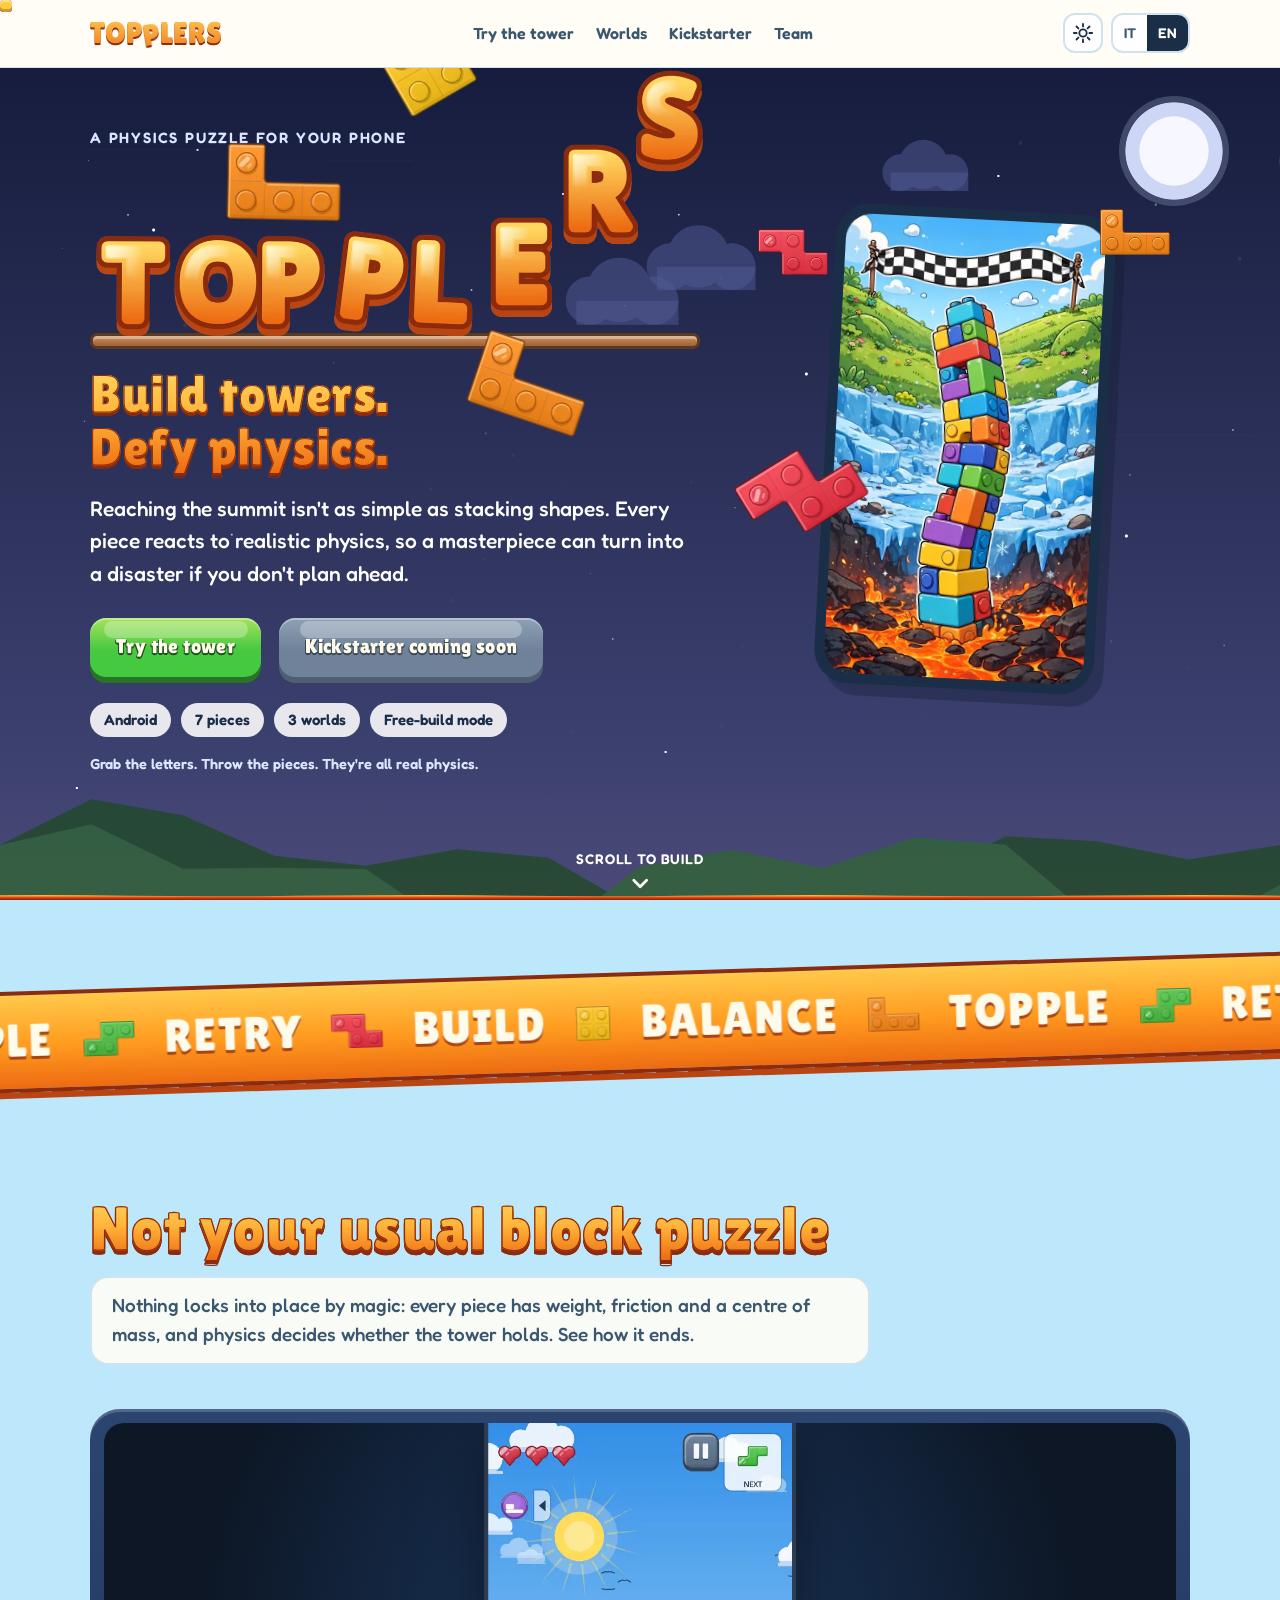
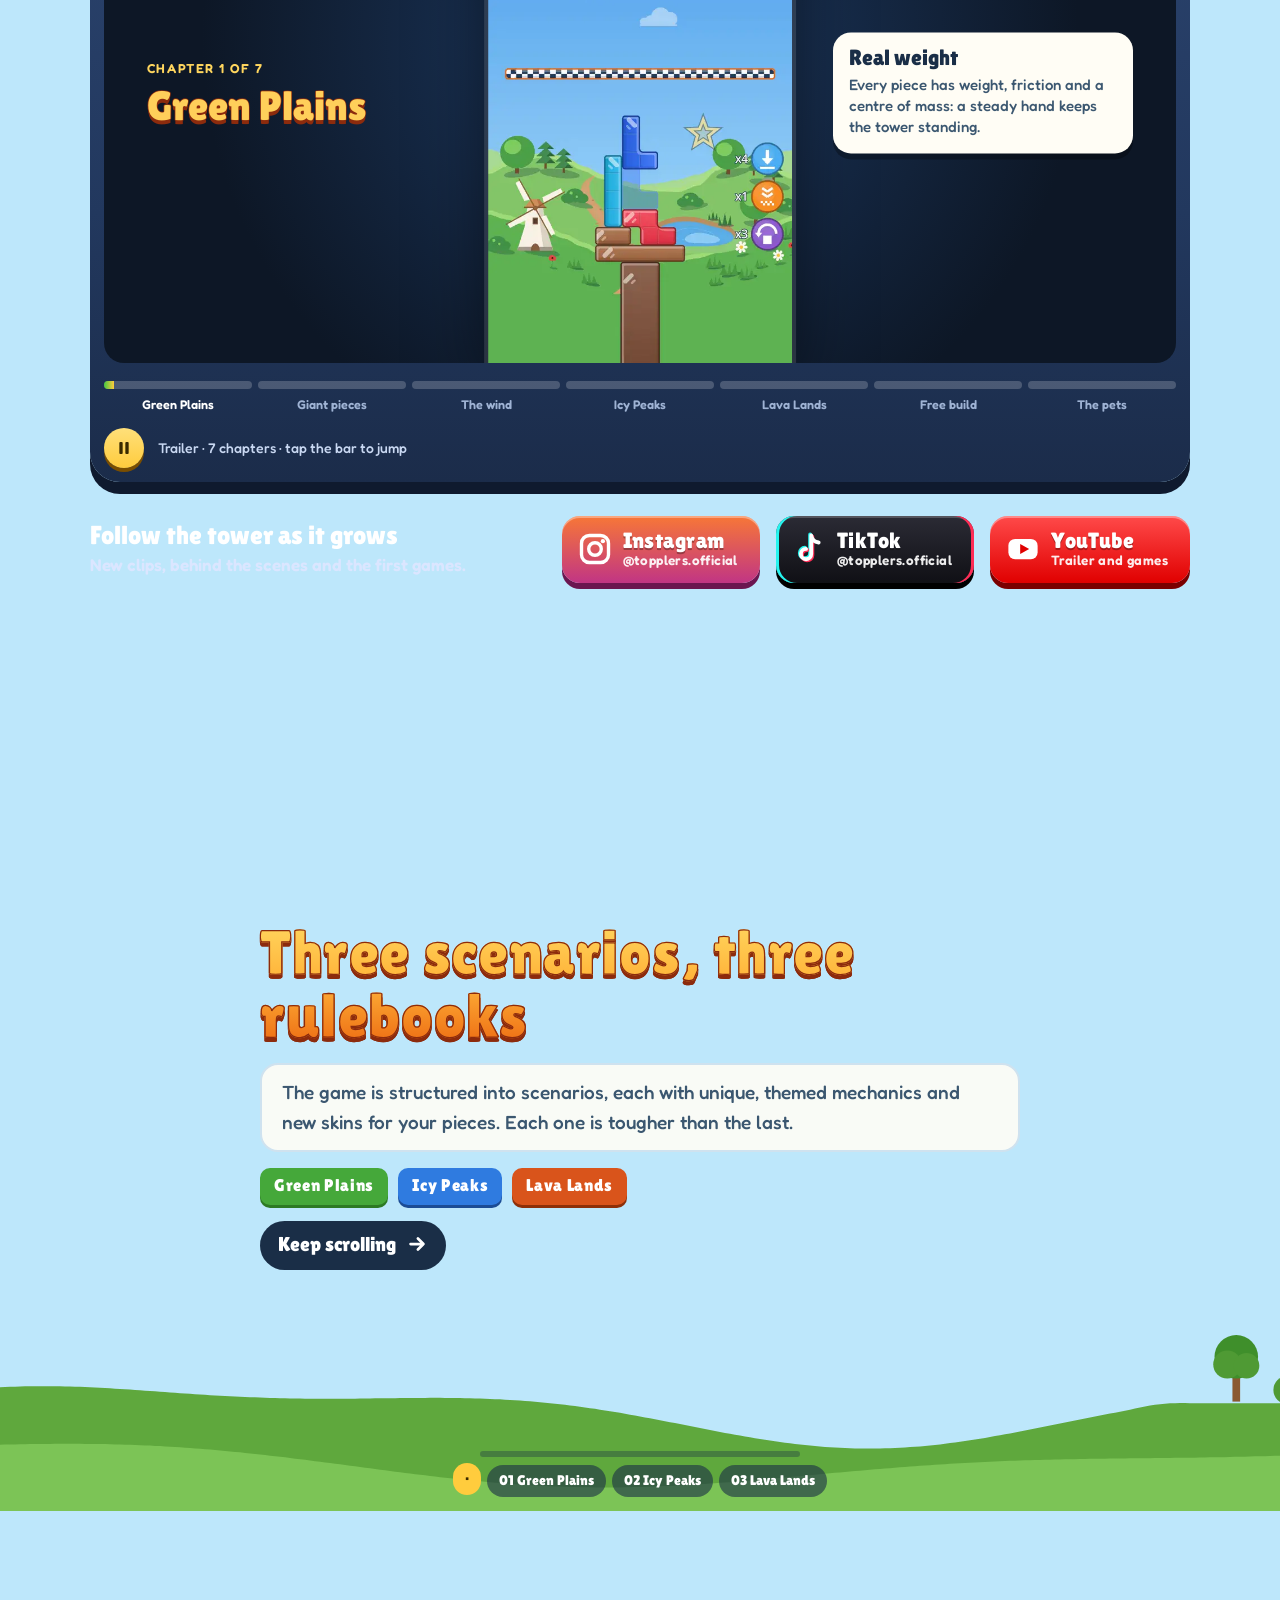
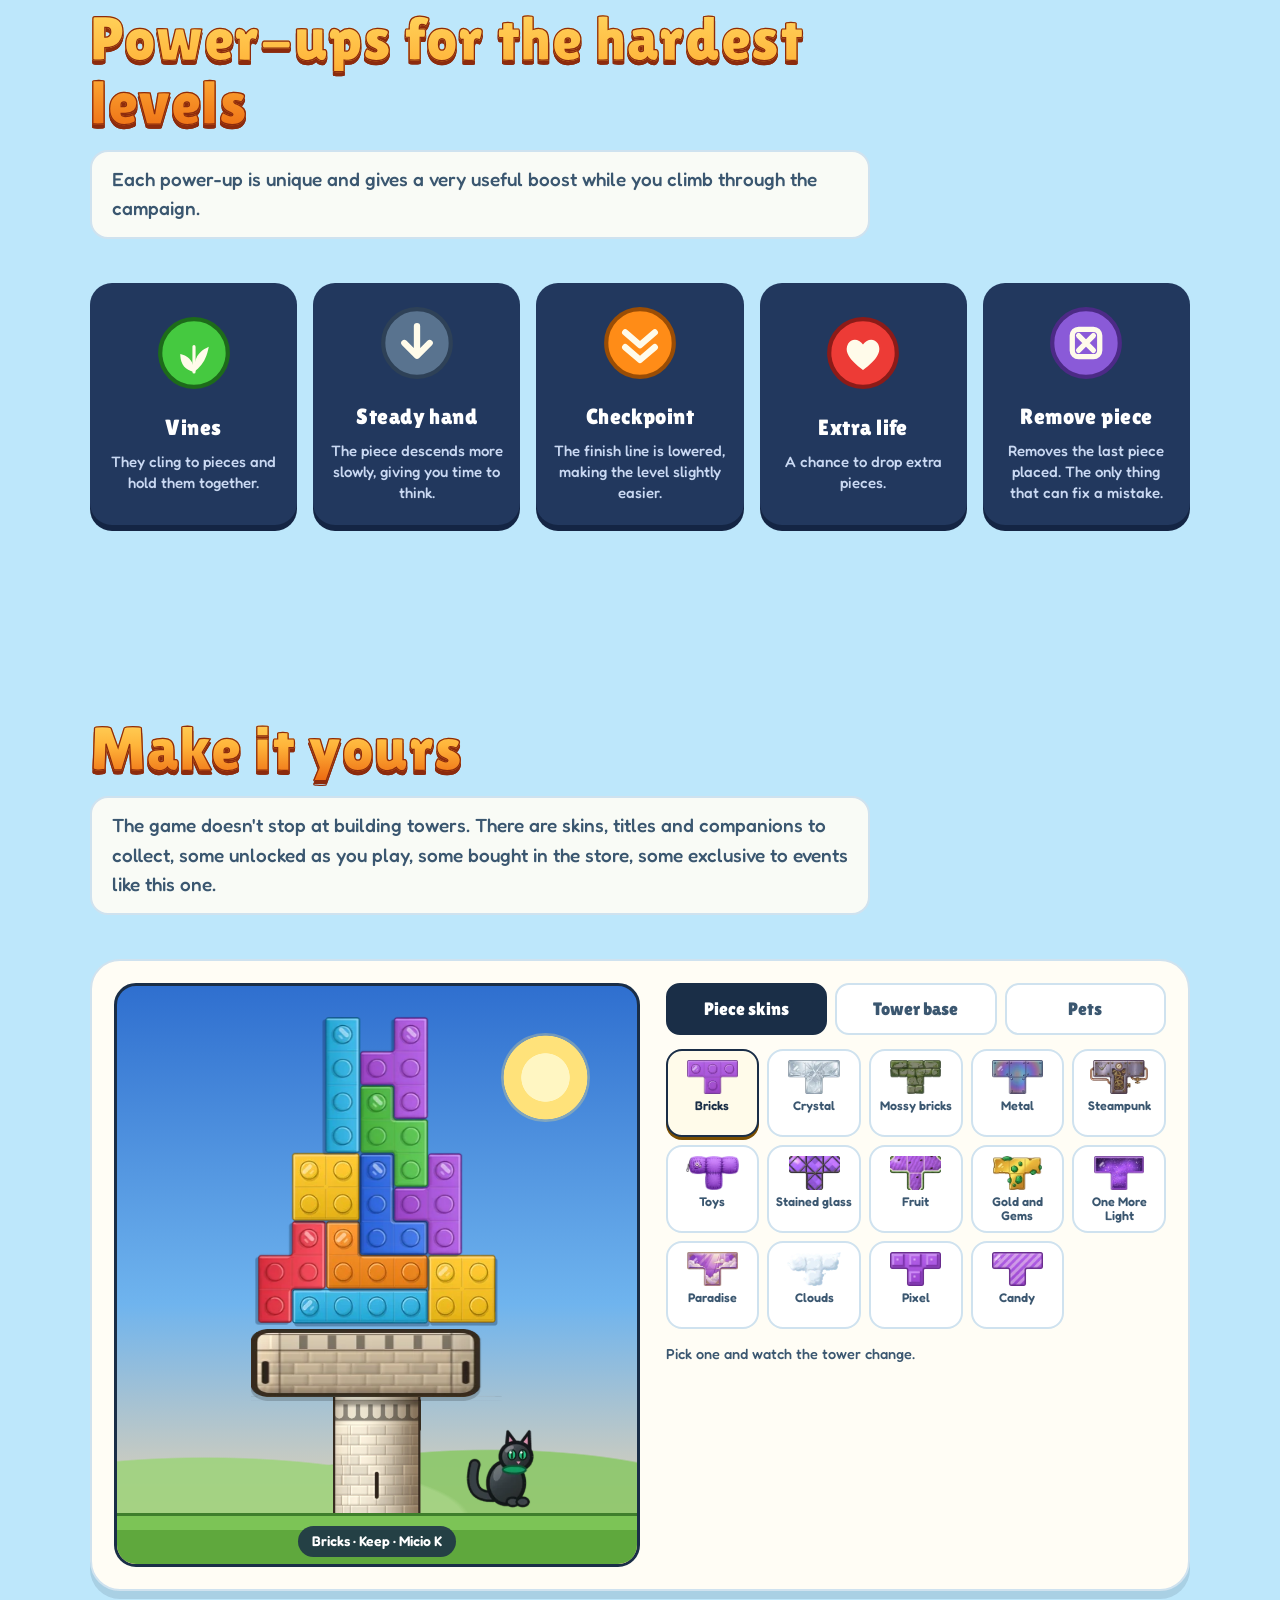
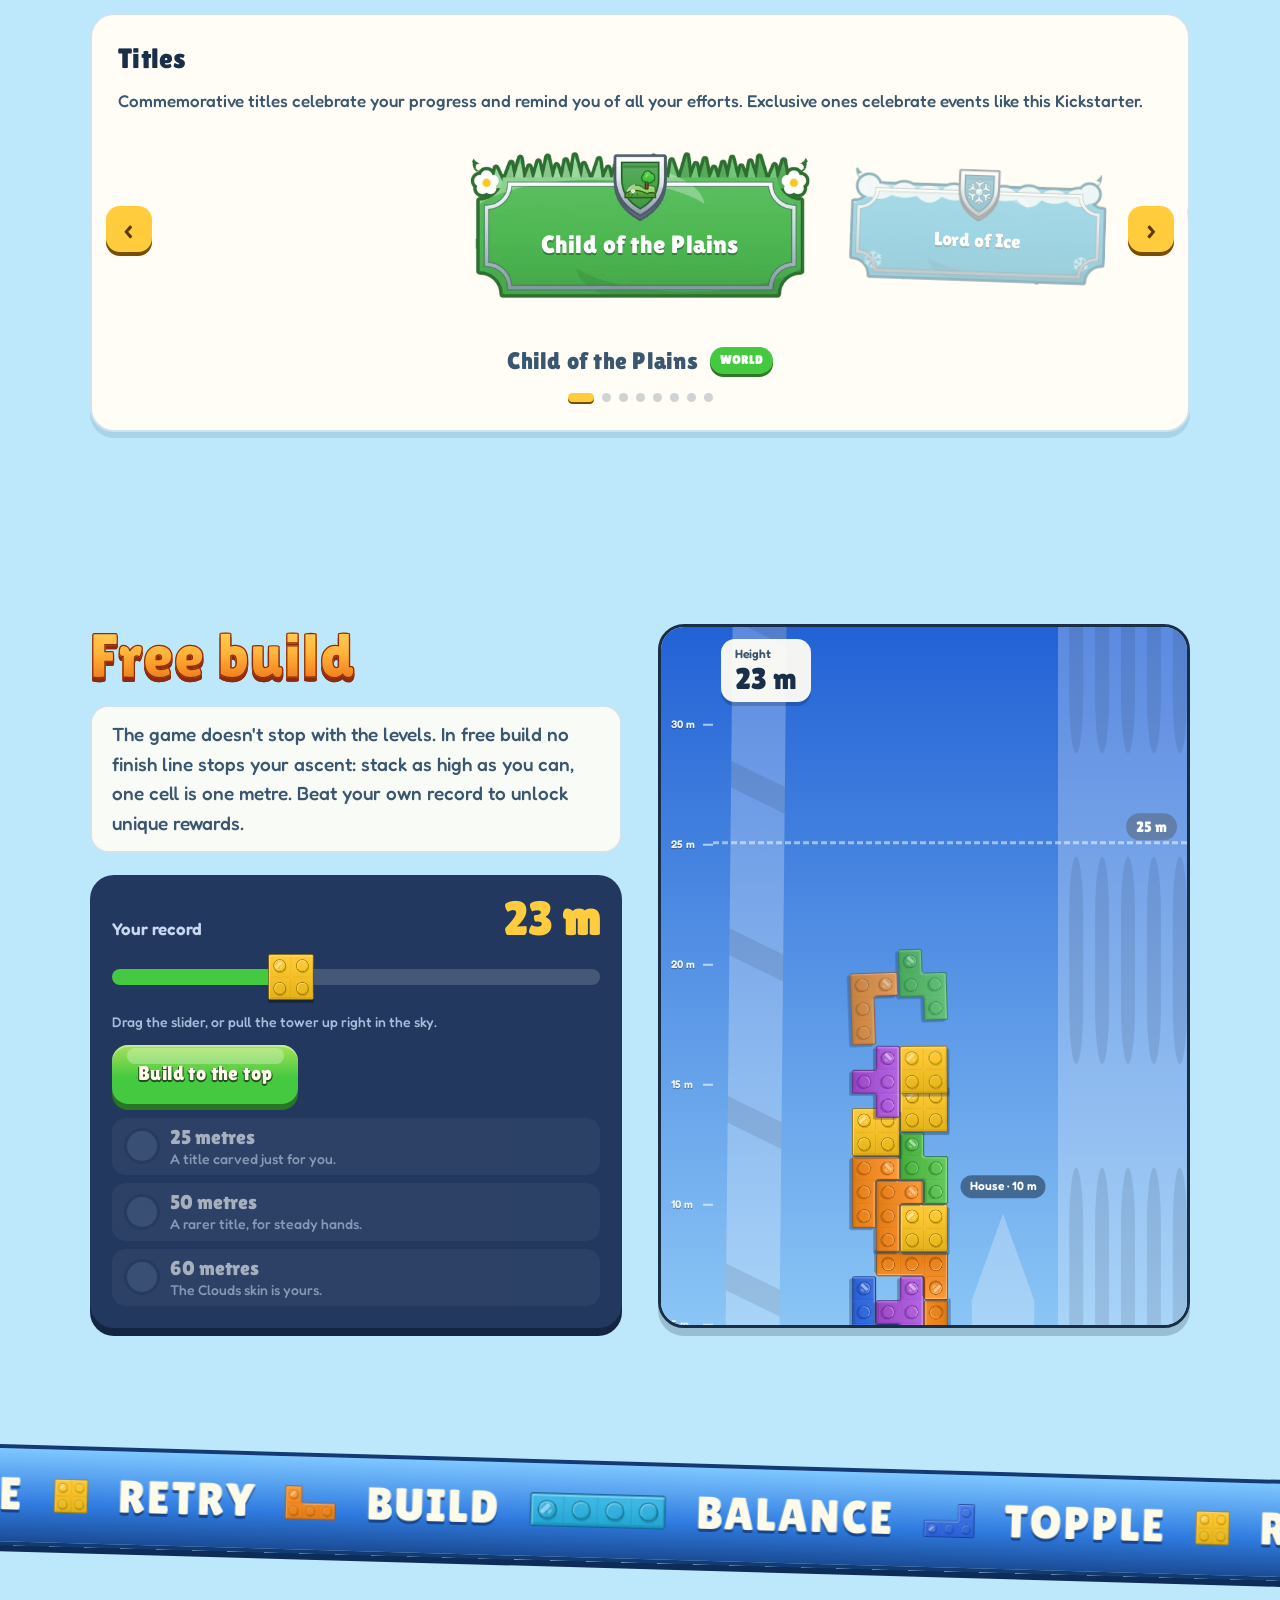
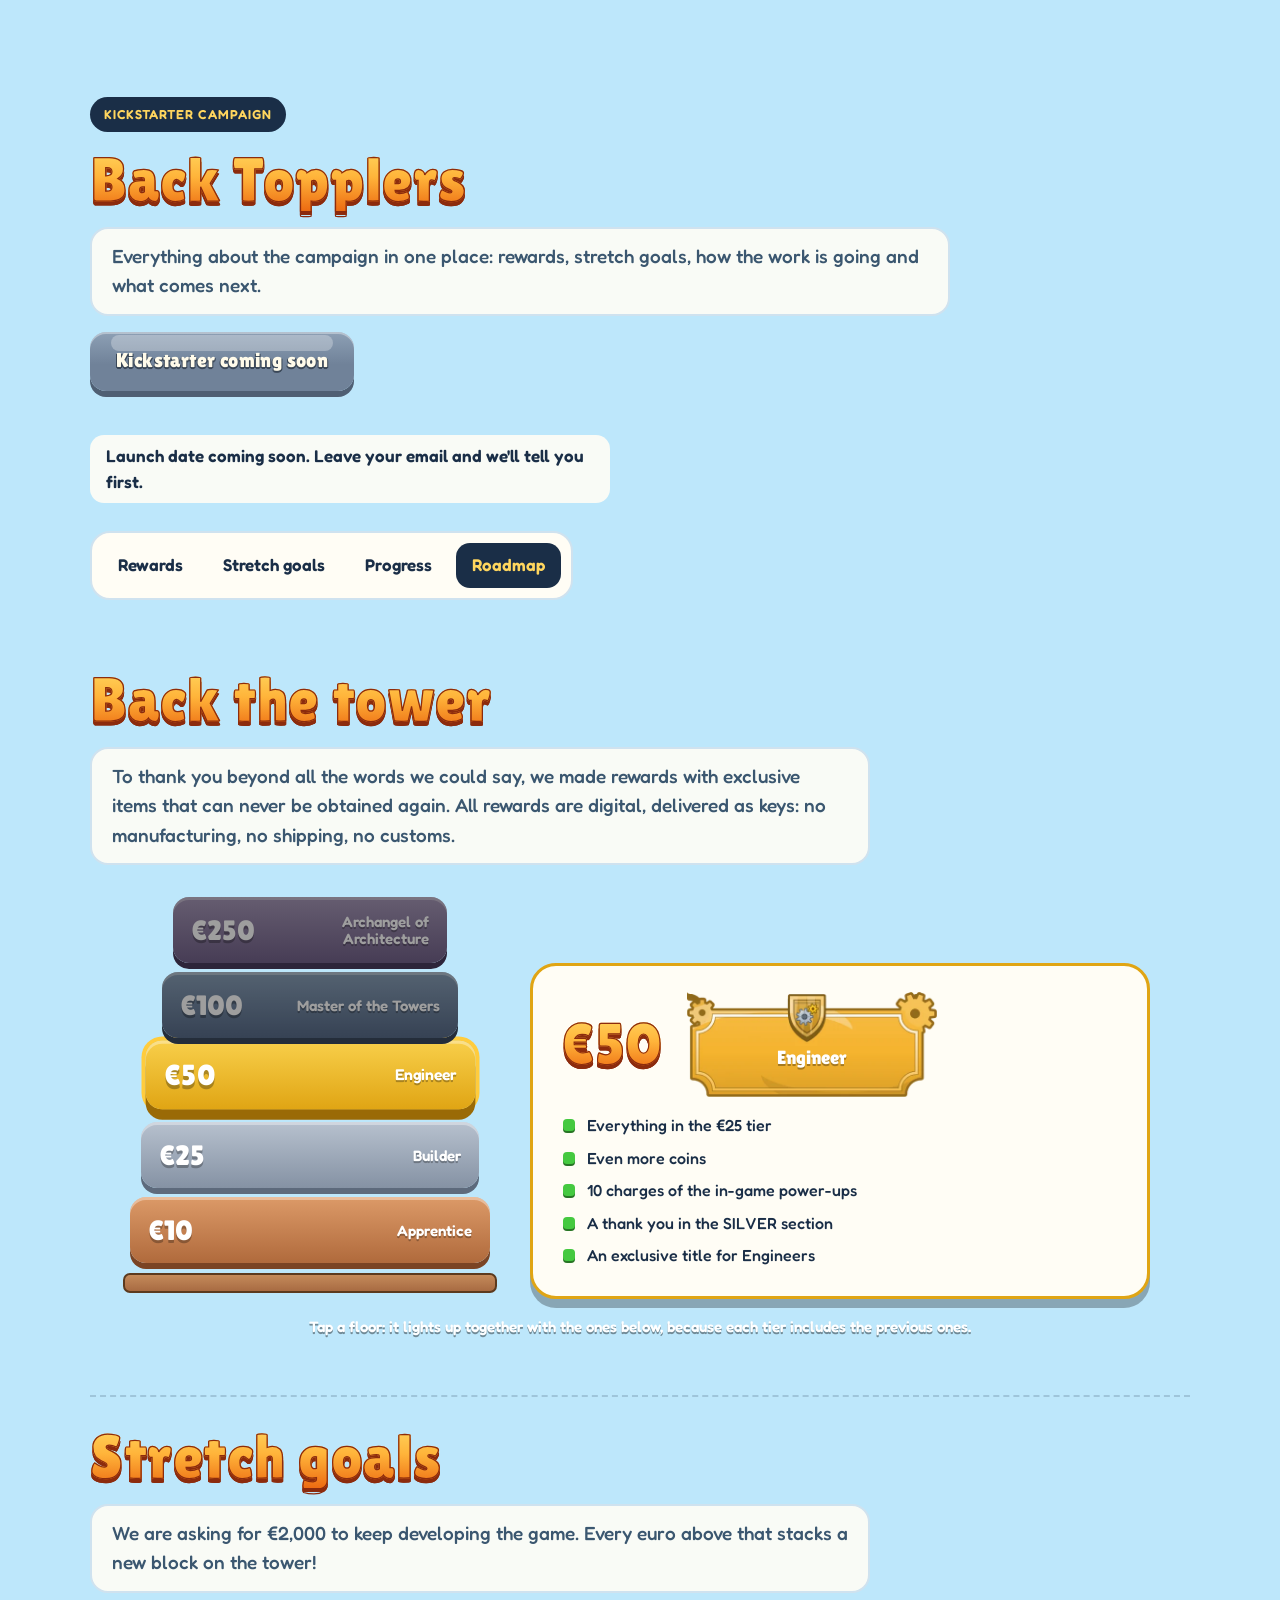
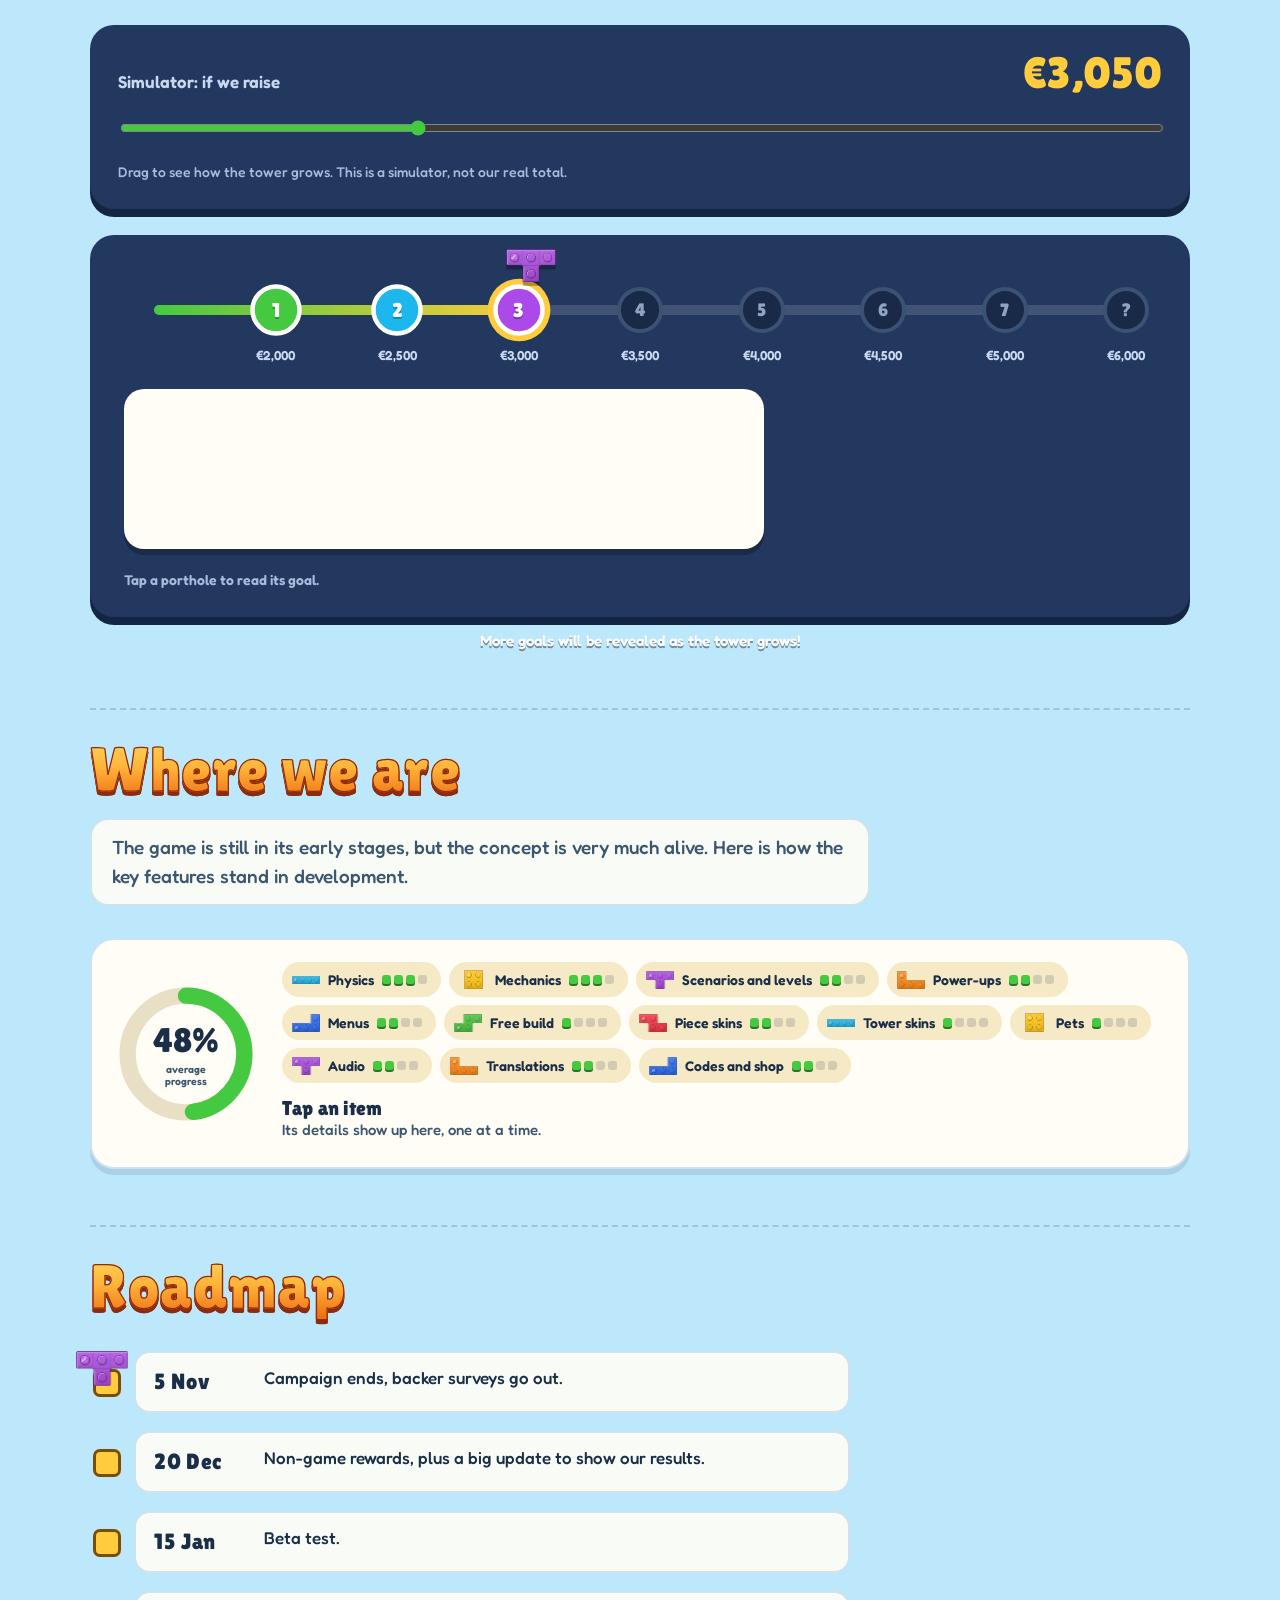
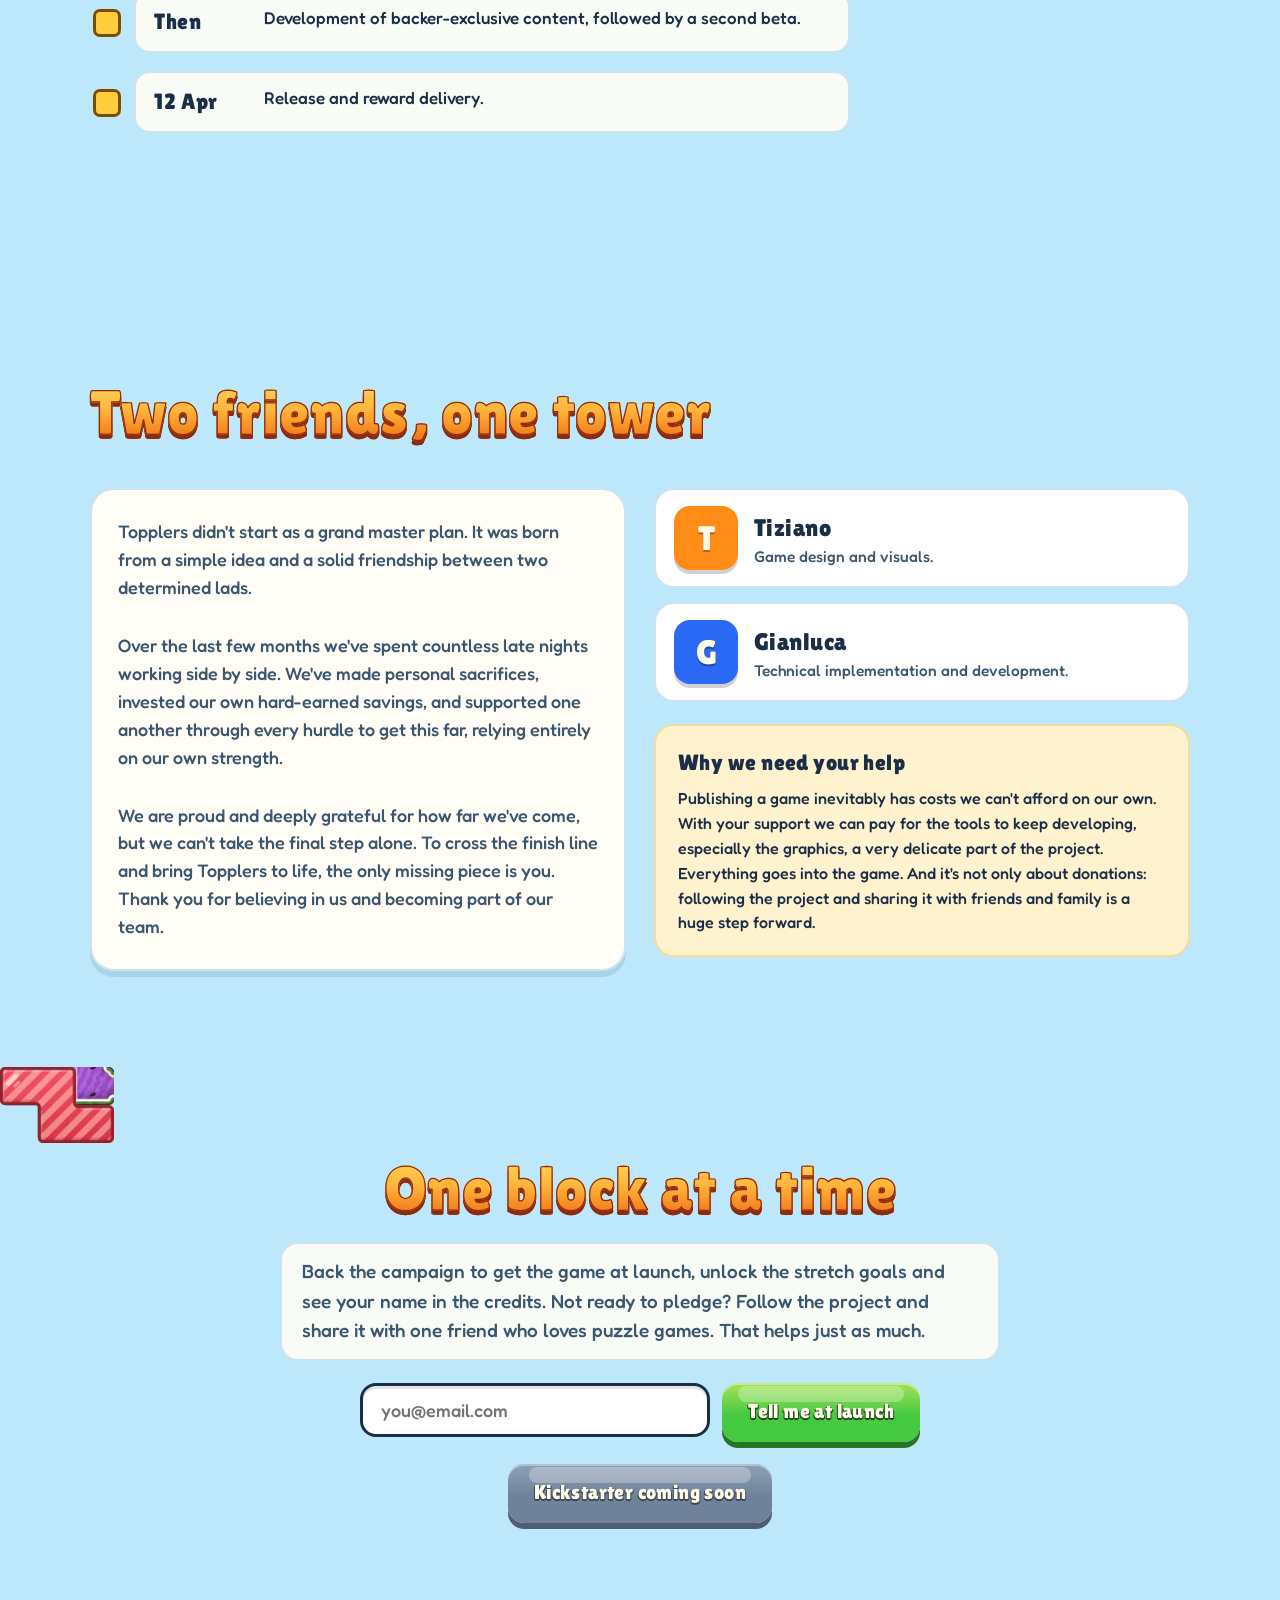
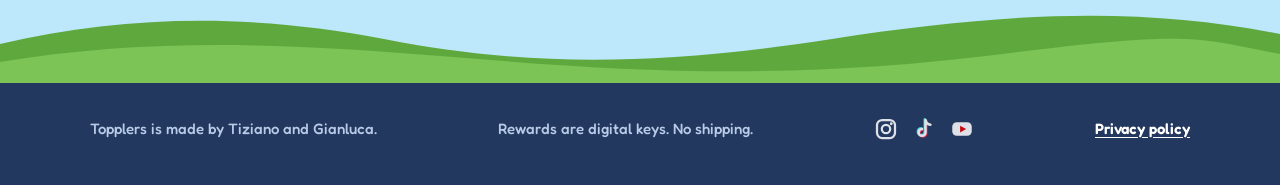
<file: index.html>
<!doctype html>
<html lang="en" class="no-js">
<head>
<meta charset="utf-8">
<meta name="viewport" content="width=device-width,initial-scale=1,viewport-fit=cover">
<title>Topplers</title>
<meta name="description" content="Topplers: a physics puzzle for your phone. Stack the pieces, defy gravity, reach the summit. / Un rompicapo con la fisica per il telefono.">
<meta name="theme-color" content="#5aa6f5">
<meta property="og:title" content="Topplers">
<meta property="og:description" content="Build towers. Defy physics. A physics puzzle for your phone.">
<meta property="og:type" content="website">
<meta property="og:image" content="assets/keyart.webp">
<link rel="icon" href="assets/lettere/T.webp" type="image/webp">
<link rel="preload" as="image" href="assets/keyart_sm.webp">
<link rel="preconnect" href="https://fonts.googleapis.com">
<link rel="preconnect" href="https://fonts.gstatic.com" crossorigin>
<link rel="stylesheet" href="https://fonts.googleapis.com/css2?family=Fredoka:wght@400;500;600&family=Lilita+One&display=swap">
<link rel="stylesheet" href="css/base.css?v=20261017c">
<link rel="stylesheet" href="css/componenti.css?v=20261017c">
<link rel="stylesheet" href="css/sezioni.css?v=20261017c">
<link rel="stylesheet" href="css/fluido.css?v=20261017c">
<link rel="stylesheet" href="css/vetrine.css?v=20261017c">
<link rel="stylesheet" href="css/ks.css?v=20261017c">
<link rel="stylesheet" href="css/trailer.css?v=20261017c">
<script>document.documentElement.className = "js";</script>
</head>
<body>
<noscript><p style="margin:0;padding:14px 20px;background:#fffdf5;color:#1a2e47;font:600 16px system-ui">Topplers needs JavaScript to show its tower and demo. / Topplers richiede JavaScript per mostrare la torre e la demo.</p></noscript>
<div class="intro" id="intro" aria-hidden="true"><div class="intro-t"><span>T</span><span>O</span><span>P</span><span>P</span><span>L</span><span>E</span><span>R</span><span>S</span></div></div>
<a class="skip" href="#top" data-t="skip"></a>
<canvas id="cielo" aria-hidden="true"></canvas>
<div id="fx" aria-hidden="true"></div>

<!-- avanzamento (telefoni) -->
<div class="progress" id="progress" aria-hidden="true"><i></i></div>

<!-- torre laterale che cresce con lo scroll (schermi larghi) -->
<aside class="torre" id="torre" aria-label="Tower">
  <div class="t-hud"><b id="tMeters">0</b><span>m</span></div>
  <div class="t-stack" id="tStack"></div>
  <div class="t-base" aria-hidden="true"></div>
  <p class="t-oops" id="tOops" aria-hidden="true" data-t="tower_oops"></p>
</aside>

<header class="nav">
  <div class="wrap">
    <a class="logo" href="#top" aria-label="Topplers"><span>T</span><span>O</span><span>P</span><span>P</span><span>L</span><span>E</span><span>R</span><span>S</span></a>
    <nav class="links" aria-label="Sections">
      <a href="#custom" data-t="nav_lab"></a>
      <a href="#worlds" data-t="nav_worlds"></a>
      <a href="#kickstarter" data-ks data-t="nav_ks"></a>
      <a href="#team" data-t="nav_team"></a>
    </nav>
    <div class="tools">
      <button class="tool" id="skybtn" type="button" aria-label="Sky" title="Sky">
        <svg viewBox="0 0 24 24" fill="none" stroke="currentColor" stroke-width="2" stroke-linecap="round" aria-hidden="true"><circle cx="12" cy="12" r="4"/><path d="M12 2v3M12 19v3M2 12h3M19 12h3M4.9 4.9l2.1 2.1M17 17l2.1 2.1M4.9 19.1L7 17M17 7l2.1-2.1"/></svg>
      </button>
      <div class="langs" role="group" aria-label="Language">
        <button type="button" data-lang="it" aria-pressed="false">IT</button>
        <button type="button" data-lang="en" aria-pressed="false">EN</button>
      </div>
    </div>
  </div>
</header>

<main id="top">

  <!-- ===== HERO ===== -->
  <section class="hero" id="hero" data-world="plains" data-tp>
    <div class="stars" aria-hidden="true"></div>
    <button class="orb" id="orb" type="button" aria-label="Sky"></button>
    <div class="hero-clouds" aria-hidden="true"><div class="cloud c1"><i></i></div><div class="cloud c2"><i></i></div><div class="cloud c3"><i></i></div></div>
    <div class="wrap hero-grid">
      <div class="hero-copy">
        <span class="kicker" data-t="hero_kicker"></span>
        <div class="marchio" id="marchio" role="img" aria-label="Topplers" translate="no"><div class="asse"></div></div>
        <h1 class="claim pl" data-t="hero_h1"></h1>
        <p class="lead" data-t="hero_lead"></p>
        <div class="ctas">
          <a class="btn" href="#custom" data-t="cta_play"></a>
          <a class="btn blue" data-ks id="ksbtn" href="#" target="_blank" rel="noopener" data-t="cta_ks"></a>
        </div>
        <div class="chips">
          <span class="chip" data-t="chip1"></span><span class="chip" data-t="chip2"></span><span class="chip" data-t="chip3"></span><span class="chip" data-t="chip4"></span>
        </div>
        <p class="toy-hint" data-t="toy_hint"></p>
      </div>
      <div class="hero-art" id="heroart">
        <div class="phone" data-tilt><img src="assets/keyart_sm.webp" width="520" height="920" alt="Topplers key art"></div>
      </div>
    </div>
    <div class="pila" id="pilaHero" aria-hidden="true"></div>
    <a class="scroll-cue" href="#why" aria-label="Scroll"><span data-t="scroll_cue"></span><svg viewBox="0 0 24 24" width="22" height="22" aria-hidden="true"><path d="M5 9l7 7 7-7" fill="none" stroke="currentColor" stroke-width="3" stroke-linecap="round" stroke-linejoin="round"/></svg></a>
  </section>

  <div class="ribbon-box r1" aria-hidden="true"><div class="ribbon" data-dir="-1"><div class="rb-track"></div></div></div>

  <!-- ===== PERCHE': il maxi schermo col trailer per capitoli, e i social ===== -->
  <section id="why" data-world="plains" data-tp>
    <div class="wrap">
      <div class="sec-head"><h2 class="pl" data-t="why_h"></h2><p class="lede" data-t="why_lede"></p></div>
      <div class="tv" data-rv="pop">
        <div class="tv-scr" id="tvScr">
          <img class="tv-bg" id="tvBg" src="assets/clip/pianure.webp" alt="" aria-hidden="true">
          <video class="tv-fg" id="tvFg" muted playsinline loop preload="none" width="540" height="960" poster="assets/clip/pianure.webp" data-t-aria="tr_aria"></video>
          <div class="tv-cap" id="tvCap" aria-live="polite"></div>
          <div class="tv-claim" id="tvClaim"></div>
        </div>
        <div class="tv-rail" id="tvRail"></div>
        <div class="tv-bar">
          <button class="tv-pp" id="tvPP" type="button"></button>
          <small data-t="tr_hint"></small>
          <a class="btn sm blue tv-full" id="tvFull" href="#" target="_blank" rel="noopener" data-t="tr_full" hidden></a>
        </div>
      </div>
      <div class="segui">
        <div><h3 data-t="soc_h"></h3><p data-t="soc_p"></p></div>
        <div class="socs" id="socs"></div>
      </div>
    </div>
  </section>

  <!-- ===== MONDI: scorrimento laterale fissato ===== -->
  <section id="worlds" class="hs" data-tp>
    <div class="hs-pin" id="hsPin">
      <div class="hs-track" id="hsTrack">
        <article class="hs-panel hs-intro" data-sky="plains">
          <div class="hs-in wrap">
            <div class="hs-text">
              <h2 class="pl" data-t="worlds_h"></h2>
              <p class="lede" data-t="worlds_p"></p>
              <div class="hs-badges"><span class="tag t1" data-t="w_plains"></span><span class="tag t2" data-t="w_ice"></span><span class="tag t3" data-t="w_lava"></span></div>
              <p class="hs-hint"><span data-t="hs_hint"></span><svg viewBox="0 0 24 24" width="22" height="22" aria-hidden="true"><path d="M5 12h14M13 6l6 6-6 6" fill="none" stroke="currentColor" stroke-width="3" stroke-linecap="round" stroke-linejoin="round"/></svg></p>
            </div>
          </div>
        </article>
      <article class="hs-panel w1" data-sky="plains">
        <div class="hs-bg" aria-hidden="true">
          <span class="hs-big" data-t="w_plains"></span>
          <div class="hs-fx wind"><i style="top:14%;width:220px;animation-delay:-0s"></i><i style="top:26%;width:320px;animation-delay:-1.1s"></i><i style="top:38%;width:260px;animation-delay:-0.5s"></i><i style="top:52%;width:360px;animation-delay:-1.8s"></i><i style="top:64%;width:200px;animation-delay:-2.4s"></i><i style="top:74%;width:300px;animation-delay:-3.1s"></i></div>
          <svg class="hs-land hs-mill" viewBox="0 20 280 270" aria-hidden="true">
            <path d="M79 290H201L176 209L167 146H113L104 209Z" fill="#f7f2e6"/>
            <path d="M201 290L176 209L167 146H150L157 209L169 290Z" fill="#dcd5c3"/>
            <path d="M79 290H201L196 276.5H84Z" fill="#bfb39b"/><path d="M110 276.5V290M140 276.5V290M170 276.5V290" stroke="#a89c84" stroke-width="2"/>
            <path d="M125 290V277Q125 264 140 264Q155 264 155 277V290Z" fill="#855c3d"/><path d="M129.5 290V278Q129.5 268.5 140 268.5Q150.5 268.5 150.5 278V290Z" fill="#4a2f1c"/>
            <rect x="133.5" y="181" width="13" height="16" rx="2" fill="#855c3d"/><rect x="136" y="184" width="8" height="11" rx="1" fill="#2c3d52"/>
            <rect x="102" y="140.5" width="76" height="6" rx="1.5" fill="#8c6138"/>
            <path d="M106 140.5H174L153.5 115.4H126.5Z" fill="#d48f57"/><path d="M155.3 140.5H174L153.5 115.4H145Z" fill="#b87545"/>
            <g class="mill-sails">
              <defs><g id="millArm"><rect x="-2.5" y="-113" width="5" height="113" fill="#8c6138"/><rect x="3" y="-111" width="25" height="84" fill="#fffdf3" stroke="#8c6138" stroke-width="2.5"/><path d="M3 -59H28M3 -86H28" stroke="#8c6138" stroke-width="2"/></g></defs>
              <use href="#millArm"/><use href="#millArm" transform="rotate(90)"/><use href="#millArm" transform="rotate(180)"/><use href="#millArm" transform="rotate(270)"/>
              <circle r="8" fill="#d48f57" stroke="#8c6138" stroke-width="3"/>
            </g>
          </svg>
          <svg class="hs-land hs-small" viewBox="0 0 200 150" aria-hidden="true">
            
            <rect x="46" y="86" width="12" height="54" fill="#8a5a32"/><circle cx="52" cy="70" r="34" fill="#3f8f2b"/><circle cx="38" cy="82" r="22" fill="#4f9a34"/><circle cx="68" cy="84" r="20" fill="#4f9a34"/>
            <circle cx="132" cy="122" r="22" fill="#4f9a34"/><circle cx="154" cy="128" r="16" fill="#5fa83d"/><circle cx="170" cy="124" r="2.5" fill="#ffd65e"/><circle cx="140" cy="112" r="2.5" fill="#ff7aa8"/><circle cx="124" cy="116" r="2.5" fill="#fff"/>
          </svg>
          <svg class="hs-ground" viewBox="0 0 1200 220" preserveAspectRatio="none"><path d="M0 220V120C150 70 300 70 450 110S750 160 900 110 1100 60 1200 100V220Z" fill="#5fa83d"/><path d="M0 220V165C200 125 350 135 520 165S850 205 1000 165 1150 135 1200 155V220Z" fill="#7cc456"/></svg>
        </div>
        <div class="hs-in wrap">
          <div class="hs-text">
            <span class="tag"><b>01</b><span data-t="w_plains"></span></span>
            <h3 data-t="wd1_t"></h3>
            <p class="hs-desc" data-t="wd1_p"></p>
            <ul class="mech"><li><b data-t="m1a_t"></b><span class="d" data-t="m1a_d"></span></li><li><b data-t="m1b_t"></b><span class="d" data-t="m1b_d"></span></li><li><b data-t="m1c_t"></b><span class="d" data-t="m1c_d"></span></li><li><b data-t="m1d_t"></b><span class="d" data-t="m1d_d"></span></li><li class="sig"><b data-t="m1s_t"></b><span class="d" data-t="m1s_d"></span></li></ul>
          </div>
          <div class="hs-phone"><div class="phone"><video data-clip muted loop playsinline preload="none" width="540" height="960" poster="assets/clip/pianure.webp" aria-hidden="true"><source src="assets/clip/pianure.mp4" type="video/mp4"></video></div></div>
        </div>
      </article>
      <article class="hs-panel w2" data-sky="ice">
        <div class="hs-bg" aria-hidden="true">
          <span class="hs-big" data-t="w_ice"></span>
          <div class="hs-fx snow"><i style="left:0%;animation-delay:-0.0s;animation-duration:6.0s;--s:5px"></i><i style="left:53%;animation-delay:-0.9s;animation-duration:7.0s;--s:7px"></i><i style="left:6%;animation-delay:-1.8s;animation-duration:8.0s;--s:9px"></i><i style="left:59%;animation-delay:-2.7s;animation-duration:9.0s;--s:5px"></i><i style="left:12%;animation-delay:-3.6s;animation-duration:6.0s;--s:7px"></i><i style="left:65%;animation-delay:-4.5s;animation-duration:7.0s;--s:9px"></i><i style="left:18%;animation-delay:-5.4s;animation-duration:8.0s;--s:5px"></i><i style="left:71%;animation-delay:-6.3s;animation-duration:9.0s;--s:7px"></i><i style="left:24%;animation-delay:-7.2s;animation-duration:6.0s;--s:9px"></i><i style="left:77%;animation-delay:-8.1s;animation-duration:7.0s;--s:5px"></i><i style="left:30%;animation-delay:-9.0s;animation-duration:8.0s;--s:7px"></i><i style="left:83%;animation-delay:-9.9s;animation-duration:9.0s;--s:9px"></i><i style="left:36%;animation-delay:-10.8s;animation-duration:6.0s;--s:5px"></i><i style="left:89%;animation-delay:-11.7s;animation-duration:7.0s;--s:7px"></i><i style="left:42%;animation-delay:-12.6s;animation-duration:8.0s;--s:9px"></i><i style="left:95%;animation-delay:-13.5s;animation-duration:9.0s;--s:5px"></i><i style="left:48%;animation-delay:-14.4s;animation-duration:6.0s;--s:7px"></i><i style="left:1%;animation-delay:-15.3s;animation-duration:7.0s;--s:9px"></i></div>
          <svg class="hs-land hs-chalet" viewBox="0 0 400 260" aria-hidden="true">
            <path d="M0 260L110 60L170 130L220 40L330 260Z" fill="#a9c6dc"/><path d="M220 40L330 260H235Z" fill="#8fb1cb"/>
            <path d="M110 60L92 92L104 87L113 98L124 88L139 94Z" fill="#fff"/><path d="M220 40L199 78L211 72L221 85L231 73L240 80Z" fill="#fff"/>
            <path d="M150 260Q270 218 400 252V260Z" fill="#fff"/>
            <path d="M262 192L304 152L346 192Z" fill="#7a2e20"/><path d="M262 192L304 152L346 192L335 192L304 163L273 192Z" fill="#fff"/>
            <rect x="270" y="192" width="68" height="48" fill="#9a6a3d"/><rect x="270" y="192" width="68" height="8" fill="#82552d"/>
            <rect x="296" y="212" width="16" height="28" rx="3" fill="#5a3a22"/><rect x="318" y="204" width="12" height="12" rx="2" fill="#ffd65e"/><rect x="278" y="204" width="12" height="12" rx="2" fill="#ffd65e"/>
            <rect x="322" y="160" width="10" height="20" fill="#6b5a52"/><rect x="320" y="156" width="14" height="6" fill="#fff"/>
            <path d="M214 160L238 206H226L248 244H180L202 206H190Z" fill="#2f7d4e"/><path d="M214 160L224 180H204Z" fill="#fff"/><rect x="209" y="244" width="10" height="14" fill="#5a3a22"/>
            <path d="M372 190L392 228H382L400 258H350L368 228H358Z" fill="#2f7d4e"/><path d="M372 190L380 208H364Z" fill="#fff"/>
          </svg>
          <svg class="hs-land hs-small" viewBox="0 0 200 150" aria-hidden="true">
            <path d="M0 150L70 40L110 90L140 30L200 150Z" fill="#c4d9ea"/><path d="M70 40L58 62L68 58L74 66L82 58L92 64Z" fill="#fff"/><path d="M140 30L128 52L138 48L144 56L152 48L160 54Z" fill="#fff"/>
            <path d="M40 120L56 150H32Z" fill="#2f7d4e"/><path d="M60 100L82 150H38Z" fill="#2f7d4e"/><path d="M60 100L68 116H52Z" fill="#fff"/>
          </svg>
          <svg class="hs-ground" viewBox="0 0 1200 220" preserveAspectRatio="none"><path d="M0 220V150L120 70 220 140 330 40 450 150 560 90 690 160 800 60 920 150 1040 100 1200 170V220Z" fill="#cfe0ee"/><path d="M0 220V180L160 130 300 180 460 120 620 185 780 140 960 190 1200 150V220Z" fill="#ffffff"/></svg>
        </div>
        <div class="hs-in wrap">
          <div class="hs-text">
            <span class="tag"><b>02</b><span data-t="w_ice"></span></span>
            <h3 data-t="wd2_t"></h3>
            <p class="hs-desc" data-t="wd2_p"></p>
            <ul class="mech"><li><b data-t="m2a_t"></b><span class="d" data-t="m2a_d"></span></li><li><b data-t="m2b_t"></b><span class="d" data-t="m2b_d"></span></li></ul>
          </div>
          <div class="hs-phone"><div class="phone"><video data-clip muted loop playsinline preload="none" width="540" height="960" poster="assets/clip/ghiaccio.webp" aria-hidden="true"><source src="assets/clip/ghiaccio.mp4" type="video/mp4"></video></div></div>
        </div>
      </article>
      <article class="hs-panel w3" data-sky="lava">
        <div class="hs-bg" aria-hidden="true">
          <span class="hs-big" data-t="w_lava"></span>
          <div class="hs-fx ember"><i style="left:9%;animation-delay:-0.0s;animation-duration:4.0s"></i><i style="left:46%;animation-delay:-0.7s;animation-duration:5.0s"></i><i style="left:83%;animation-delay:-1.4s;animation-duration:6.0s"></i><i style="left:20%;animation-delay:-2.1s;animation-duration:4.0s"></i><i style="left:57%;animation-delay:-2.8s;animation-duration:5.0s"></i><i style="left:94%;animation-delay:-3.5s;animation-duration:6.0s"></i><i style="left:31%;animation-delay:-4.2s;animation-duration:4.0s"></i><i style="left:68%;animation-delay:-4.9s;animation-duration:5.0s"></i><i style="left:5%;animation-delay:-5.6s;animation-duration:6.0s"></i><i style="left:42%;animation-delay:-6.3s;animation-duration:4.0s"></i><i style="left:79%;animation-delay:-7.0s;animation-duration:5.0s"></i><i style="left:16%;animation-delay:-7.7s;animation-duration:6.0s"></i><i style="left:53%;animation-delay:-8.4s;animation-duration:4.0s"></i><i style="left:90%;animation-delay:-9.1s;animation-duration:5.0s"></i></div>
          <svg class="hs-land hs-volcano" viewBox="0 0 440 300" aria-hidden="true">
            <defs><linearGradient id="volcg" x1="0" y1="0" x2="0" y2="1"><stop offset="0" stop-color="#ffd65e"/><stop offset=".5" stop-color="#ff7a1f"/><stop offset="1" stop-color="#d03a0c"/></linearGradient></defs>
            <g class="hs-smoke"><circle cx="258" cy="66" r="22" fill="#5a4650"/><circle cx="270" cy="40" r="17" fill="#6b5663"/><circle cx="284" cy="18" r="12" fill="#7a6572"/></g>
            <path d="M0 300L60 190Q86 176 112 190L180 300Z" fill="#3b2323"/><ellipse cx="86" cy="188" rx="26" ry="7" fill="#ff7a1f"/>
            <path d="M92 300L206 92Q262 70 318 92L432 300Z" fill="#3a2020"/><path d="M262 76L318 92L432 300H300Z" fill="#2a1616"/>
            <ellipse cx="262" cy="92" rx="56" ry="13" fill="#e4470f"/><ellipse cx="262" cy="91" rx="40" ry="8" fill="#ffd65e"/>
            <path d="M246 98Q232 150 254 190Q240 236 250 300H274Q278 246 268 206Q290 160 278 98Z" fill="url(#volcg)"/>
            <path d="M310 130Q324 170 316 210Q326 250 322 300H336Q340 250 330 206Q338 166 322 124Z" fill="url(#volcg)" opacity=".85"/>
          </svg>
          <svg class="hs-land hs-small" viewBox="0 0 200 150" aria-hidden="true">
            <path d="M10 150L40 90L56 110L84 60L110 118L130 96L170 150Z" fill="#4a2a24"/><path d="M84 60L96 90L88 84L84 100L76 82Z" fill="#ff7a1f"/>
            <circle cx="150" cy="134" r="9" fill="#2a1616"/><circle cx="168" cy="140" r="6" fill="#3b2323"/>
          </svg>
          <svg class="hs-ground" viewBox="0 0 1200 220" preserveAspectRatio="none"><defs><linearGradient id="lavag" x1="0" y1="0" x2="0" y2="1"><stop offset="0" stop-color="#ffb13b"/><stop offset=".45" stop-color="#e4470f"/><stop offset="1" stop-color="#8c1b0a"/></linearGradient></defs><path d="M0 220V120L100 90 200 130 320 70 440 120 560 80 700 135 820 85 960 125 1080 95 1200 130V220Z" fill="#2a1616"/><path d="M0 220V180C200 160 400 200 600 178S1000 160 1200 182V220Z" fill="url(#lavag)"/></svg>
        </div>
        <div class="hs-in wrap">
          <div class="hs-text">
            <span class="tag"><b>03</b><span data-t="w_lava"></span></span>
            <h3 data-t="wd3_t"></h3>
            <p class="hs-desc" data-t="wd3_p"></p>
            <ul class="mech"><li><b data-t="m3a_t"></b><span class="d" data-t="m3a_d"></span></li><li><b data-t="m3b_t"></b><span class="d" data-t="m3b_d"></span></li></ul>
          </div>
          <div class="hs-phone"><div class="phone"><video data-clip muted loop playsinline preload="none" width="540" height="960" poster="assets/clip/lava.webp" aria-hidden="true"><source src="assets/clip/lava.mp4" type="video/mp4"></video></div></div>
        </div>
      </article>
      </div>
      <div class="hs-ui" id="hsUi"><div class="hs-rail"><i id="hsFill"></i></div><div class="hs-stops" id="hsStops"></div></div>
    </div>
  </section>

  <!-- ===== POTENZIAMENTI ===== -->
  <section id="powerups" data-world="orbit" data-tp>
    <div class="wrap">
      <div class="sec-head"><h2 class="pl" data-t="pu_h"></h2><p class="lede" data-t="pu_p"></p></div>
      <div class="pus" id="pulist"></div>
    </div>
  </section>

  <!-- ===== PERSONALIZZAZIONE: ANTEPRIMA ===== -->
  <section id="custom" data-world="dawn" data-tp>
    <div class="wrap">
      <div class="sec-head"><h2 class="pl" data-t="cu_h"></h2><p class="lede" data-t="cu_p"></p></div>
      <div class="lab" data-rv="pop">
        <div class="lab-stage" id="labStage" role="img" data-t-aria="lab_stage">
          <div class="lab-sun" aria-hidden="true"></div>
          <div class="lab-cloud c-a" aria-hidden="true"></div><div class="lab-cloud c-b" aria-hidden="true"></div>
          <div class="lab-far" aria-hidden="true"></div>
          <div class="lab-base" id="labBase" aria-hidden="true"><span class="col"></span><span class="cap"></span></div>
          <div class="lab-stack" id="labStack"></div>
          <div class="lab-ground" aria-hidden="true"></div>
          <button class="lab-pet" id="labPet" type="button" aria-label="Pet"></button>
          <p class="lab-name" id="labName" aria-live="polite"></p>
        </div>
        <div class="lab-ctrl" id="labCtrl" data-tab="skins">
          <div class="lab-tabs" id="labTabs" role="tablist">
            <button type="button" role="tab" data-tab="skins" aria-selected="true" data-t="lab_pieces"></button>
            <button type="button" role="tab" data-tab="bases" aria-selected="false" data-t="lab_base"></button>
            <button type="button" role="tab" data-tab="pets" aria-selected="false" data-t="lab_pet"></button>
          </div>
          <div class="lab-tiles" id="labSkins" role="group" data-t-aria="lab_pieces"></div>
          <div class="lab-tiles" id="labBases" role="group" data-t-aria="lab_base"></div>
          <div class="lab-tiles" id="labPets" role="group" data-t-aria="lab_pet"></div>
          <p class="lab-hint" data-t="lab_hint"></p>
        </div>
      </div>
      <div class="card titles" data-rv="pop">
        <h3 data-t="cu3_h"></h3><p data-t="cu3_p"></p>
        <div class="carosello" id="carosello">
          <div class="car-track targhe" id="targhe"></div>
          <button class="car-arr prev" type="button" id="carPrev" data-t-aria="car_prev">&#8249;</button>
          <button class="car-arr next" type="button" id="carNext" data-t-aria="car_next">&#8250;</button>
        </div>
        <p class="car-cap" id="carCap" aria-live="polite"></p>
        <div class="car-dots" id="carDots" aria-hidden="true"></div>
      </div>
    </div>
  </section>

  <!-- ===== COSTRUZIONE LIBERA ===== -->
  <section id="free" data-world="plains" data-tp>
    <div class="wrap free">
      <div class="free-text">
        <h2 class="pl" data-t="free_h"></h2>
        <p class="lede" data-t="free_p"></p>
      </div>
      <div class="sali" id="sali" role="img" data-t-aria="fb_view">
        <div class="sali-aria" id="saliAria" aria-hidden="true"></div>
        <div class="sali-hud" aria-hidden="true"><span data-t="fb_h"></span><b id="saliH">0 m</b></div>
        <div class="sali-toast" id="saliToast" aria-live="polite"></div>
        <div class="sali-mondo" id="saliMondo" aria-hidden="true">
          <div class="sali-righello" id="saliRighello"></div>
          <div id="saliBandiere"></div>
          <div id="saliSagome"></div>
          <div class="sali-torre" id="saliTorre"></div>
          <div class="sali-prato"></div>
        </div>
      </div>
      <div class="altimetro" id="alt" data-rv="pop">
        <div class="alt-top"><label for="altRange" data-t="fb_rec"></label><output id="altOut" for="altRange"><b>0</b> m</output></div>
        <input type="range" id="altRange" min="0" max="65" step="1" value="0">
        <p class="alt-note" data-t="fb_drag2"></p>
        <button class="btn alt-go" type="button" id="altGo" data-t="fb_go"></button>
        <ul class="miles" id="miles"></ul>
      </div>
    </div>
  </section>

    <div class="ribbon-box r2" data-ks aria-hidden="true"><div class="ribbon" data-dir="1"><div class="rb-track"></div></div></div>

  <!-- ============================================================
       SEZIONE KICKSTARTER: tutto il sostegno e' qui dentro.
       Per toglierla a fine campagna: in data/config.js metti KICKSTARTER_ATTIVO: false
       (la pagina la rimuove da sola, insieme ai tasti e ai link marcati data-ks),
       oppure cancella questo blocco fino a "FINE SEZIONE KICKSTARTER" e gli elementi con data-ks.
       ============================================================ -->
  <section id="kickstarter" class="ks" data-ks data-world="lava" data-tp>
    <div class="wrap">
      <div class="sec-head">
        <span class="ks-badge" data-t="ks_badge"></span>
        <h2 class="pl" data-t="ks_h"></h2>
        <p class="lede" data-t="ks_p"></p>
        <a class="btn blue" id="ksbtn3" href="#" target="_blank" rel="noopener" data-t="cta_ks"></a>
      </div>
      <div class="countdown ks-cd" id="countdown" role="timer" aria-live="off">
        <p class="cd-label" id="cdLabel"></p>
        <div class="cd-row" id="cdRow">
          <div class="cd"><b data-u="d">00</b><span data-t="cd_d"></span></div>
          <div class="cd"><b data-u="h">00</b><span data-t="cd_h"></span></div>
          <div class="cd"><b data-u="m">00</b><span data-t="cd_m"></span></div>
          <div class="cd"><b data-u="s">00</b><span data-t="cd_s"></span></div>
        </div>
      </div>
      <nav class="ks-tabs" id="ksTabs" aria-label="Kickstarter">
        <a href="#rewards" data-t="ks_t2"></a><a href="#goals" data-t="ks_t3"></a><a href="#status" data-t="ks_t1"></a><a href="#roadmap" data-t="ks_t4"></a>
      </nav>
  <!-- ===== RICOMPENSE ===== -->
  <div class="ks-block" id="rewards">
    <div class="ks-in">
      <div class="sec-head"><h2 class="pl" data-t="rew_h"></h2><p class="lede" data-t="rew_p"></p></div>
      <div class="piani" id="tiers">
        <div class="pi-torre"><div class="pi-floors" id="piFloors" role="group" data-t-aria="rew_h"></div><div class="pi-base" aria-hidden="true"></div></div>
        <div class="pi-cards" id="piCards" aria-live="polite"></div>
      </div>
      <p class="ks-hint" data-t="rew_tap"></p>
    </div>
  </div>

  <!-- ===== STRETCH GOAL ===== -->
  <div class="ks-block" id="goals">
    <div class="ks-in">
      <div class="sec-head"><h2 class="pl" data-t="goals_h"></h2><p class="lede" data-t="goals_p"></p></div>
      <div class="simcard" data-rv="pop">
        <div class="row"><label for="sim" data-t="sim_label"></label><output id="simout" for="sim"></output></div>
        <input type="range" id="sim" min="1500" max="7000" step="50" value="3200">
        <small data-t="sim_note"></small>
      </div>
      <div class="sentiero" id="glist">
        <div class="se-path" id="sePath"><div class="se-rail" aria-hidden="true"></div><div class="se-fill" id="seFill" aria-hidden="true"></div></div>
        <div class="se-card" id="seCard" aria-live="polite"></div>
        <p class="ks-hint" data-t="gb_tap"></p>
      </div>
      <p class="morewrap" data-t="more_goals"></p>
    </div>
  </div>

  <!-- ===== STATO ===== -->
  <div class="ks-block" id="status">
    <div class="ks-in">
      <div class="sec-head"><h2 class="pl" data-t="status_h"></h2><p class="lede" data-t="status_p"></p></div>
      <div class="stato" id="statuslist" data-rv="pop"></div>
    </div>
  </div>

  <!-- ===== ROADMAP ===== -->
  <div class="ks-block" id="roadmap">
    <div class="ks-in">
      <div class="sec-head"><h2 class="pl" data-t="road_h"></h2></div>
      <div class="roadwrap">
        <svg class="roadline" id="roadline" viewBox="0 0 10 100" preserveAspectRatio="none" aria-hidden="true"><line x1="5" y1="0" x2="5" y2="100" /></svg>
        <img class="climber" id="roadClimber" alt="" src="assets/pezzi/lego_T.webp" width="64" height="43" aria-hidden="true">
        <ul class="road" id="road"></ul>
      </div>
    </div>
  </div>

    </div>
  </section>
  <!-- ===== FINE SEZIONE KICKSTARTER ===== -->

  <!-- ===== TEAM ===== -->
  <section id="team" data-world="dawn" data-tp>
    <div class="wrap">
      <div class="sec-head"><h2 class="pl" data-t="team_h"></h2></div>
      <div class="team">
        <div class="card" data-rv="left">
          <p data-t="team_p1"></p><p data-t="team_p2"></p><p data-t="team_p3"></p>
        </div>
        <div data-rv="right">
          <div class="duo">
            <div class="who"><div class="av" style="background:#ff8c17">T</div><div><b>Tiziano</b><span data-t="who1"></span></div></div>
            <div class="who"><div class="av" style="background:#2969f5">G</div><div><b>Gianluca</b><span data-t="who2"></span></div></div>
          </div>
          <div class="risk"><h3 data-t="help_h"></h3><p data-t="help_p"></p></div>
        </div>
      </div>
    </div>
  </section>

  <!-- ===== NEWSLETTER + COUNTDOWN + CHIUSURA ===== -->
  <section class="closing" id="join" data-world="dawn" data-tp>
    <div class="pila" id="pilaClose" aria-hidden="true"></div>
    <div class="wrap inner">
      <h2 class="pl" data-t="close_h"></h2>
      <p class="lede" data-t="close_p"></p>
      <form class="news" id="news" novalidate>
        <label class="sr" for="email" data-t="news_label"></label>
        <input id="email" name="email" type="email" inputmode="email" autocomplete="email" required data-t-ph="news_ph">
        <input class="hp" name="website" type="text" tabindex="-1" autocomplete="off" aria-hidden="true">
        <button class="btn" type="submit" data-t="news_btn"></button>
        <p class="news-msg" id="newsMsg" role="status" aria-live="polite"></p>
      </form>
      <a class="btn blue" data-ks id="ksbtn2" href="#" target="_blank" rel="noopener" data-t="cta_ks"></a>
    </div>
    <div class="hills" aria-hidden="true"><svg viewBox="0 0 1200 90" preserveAspectRatio="none"><path d="M0 90V50C120 20 240 20 360 45S600 75 780 45 1080 15 1200 40V90Z" fill="#5fa83d"/><path d="M0 90V68C160 40 300 52 460 66S760 84 940 60 1120 44 1200 60V90Z" fill="#7cc456"/></svg></div>
  </section>
</main>

<footer>
  <div class="wrap"><span data-t="foot1"></span><span data-t="foot2"></span><span class="foot-socs" id="footSocs"></span><a class="foot-priv" href="privacy.html" data-t="foot_priv"></a></div>
</footer>

<script src="vendor/gsap.min.js"></script>
<script src="vendor/ScrollTrigger.min.js"></script>
<script src="vendor/matter.min.js"></script>
<script src="data/config.js?v=20261017c"></script>
<script src="js/ks-flag.js?v=20261017c"></script>
<script src="data/testi.js?v=20261017c"></script>
<script src="js/util.js?v=20261017c"></script>
<script src="js/i18n.js"></script>
<script src="js/impila.js?v=20261017c"></script>
<script src="js/render.js?v=20261017c"></script>
<script src="js/cielo.js?v=20261017c"></script>
<script src="js/torre.js?v=20261017c"></script>
<script src="js/pezzi.js?v=20261017c"></script>
<script src="js/lab.js?v=20261017c"></script>
<script src="js/mondi.js?v=20261017c"></script>
<script src="js/effetti.js?v=20261017c"></script>
<script src="js/libera.js?v=20261017c"></script>
<script src="js/trailer.js?v=20261017c"></script>
<script src="js/countdown.js?v=20261017c"></script>
<script src="js/form.js?v=20261017c"></script>
<script src="js/scroll.js?v=20261017c"></script>
<script src="js/vetrine.js?v=20261017c"></script>
<script src="js/fluido.js?v=20261017c"></script>
<script src="js/main.js?v=20261017c"></script>
</body>
</html>
</file>
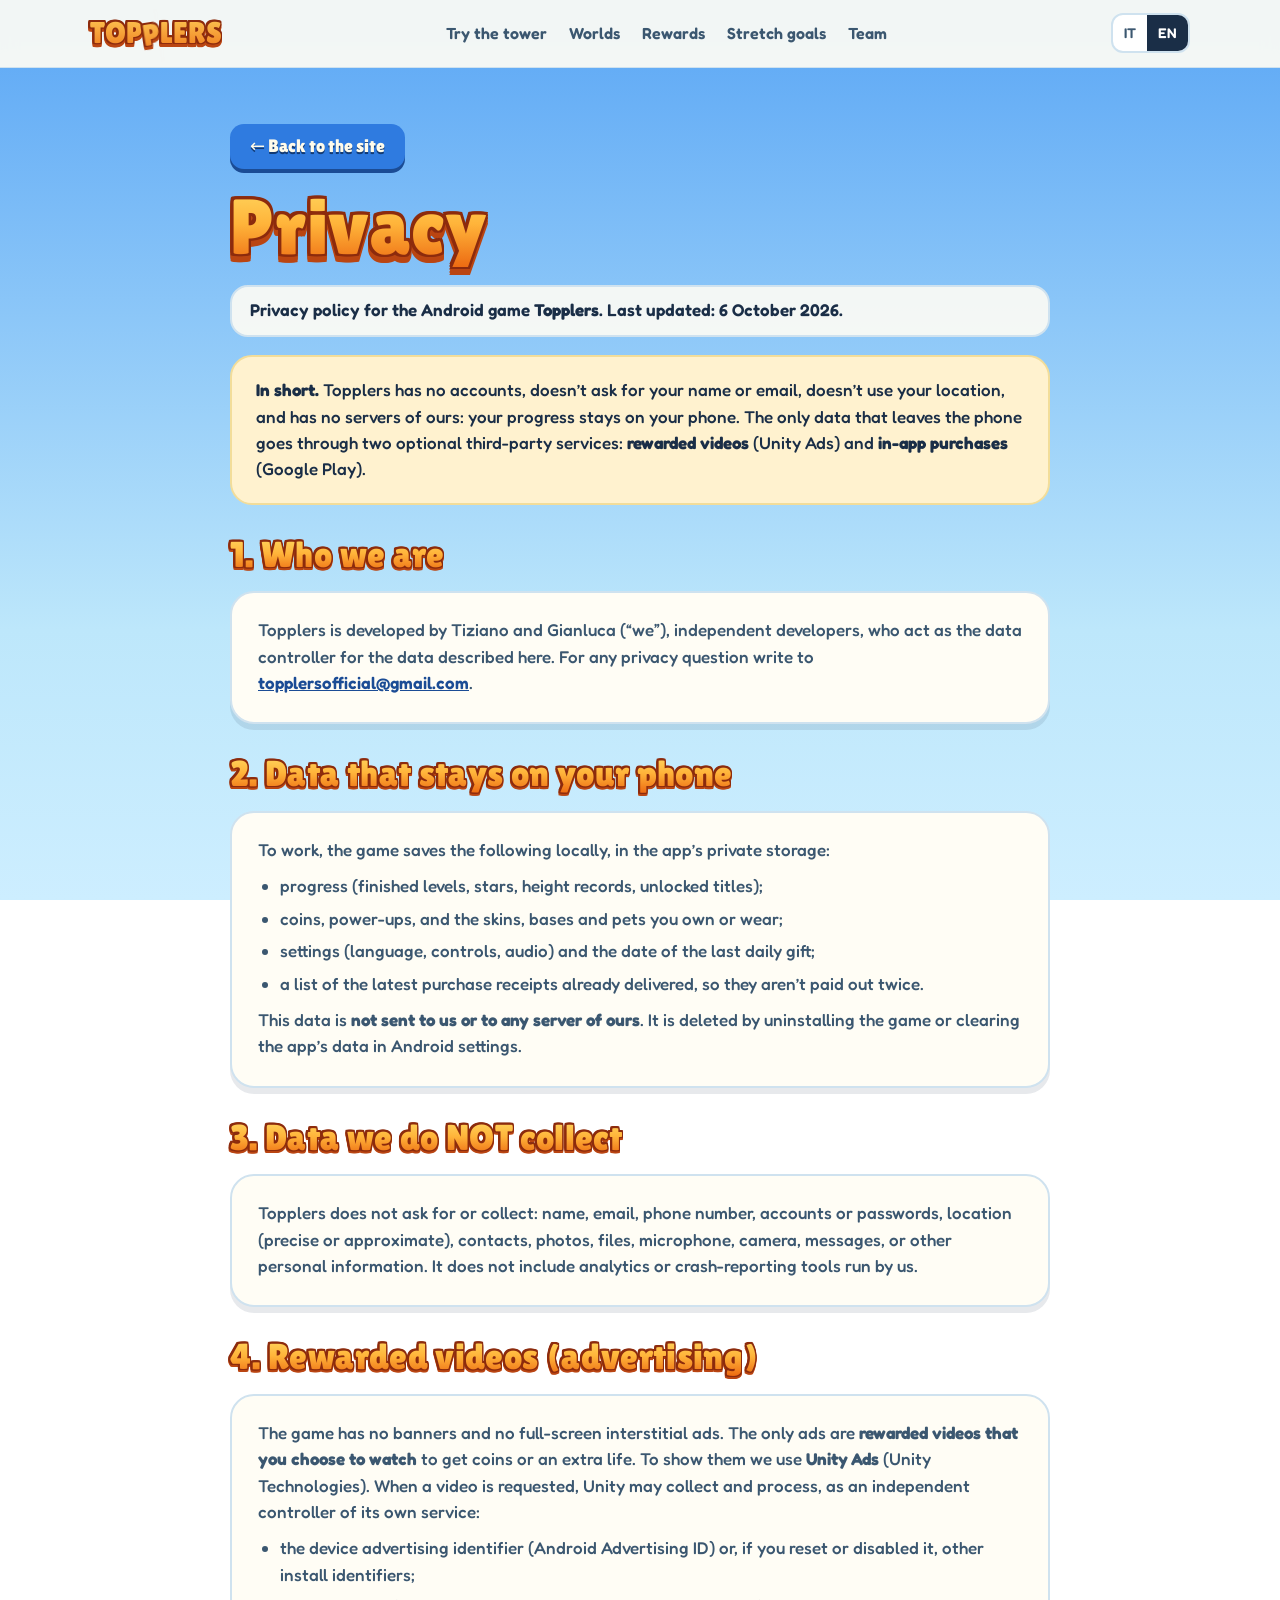
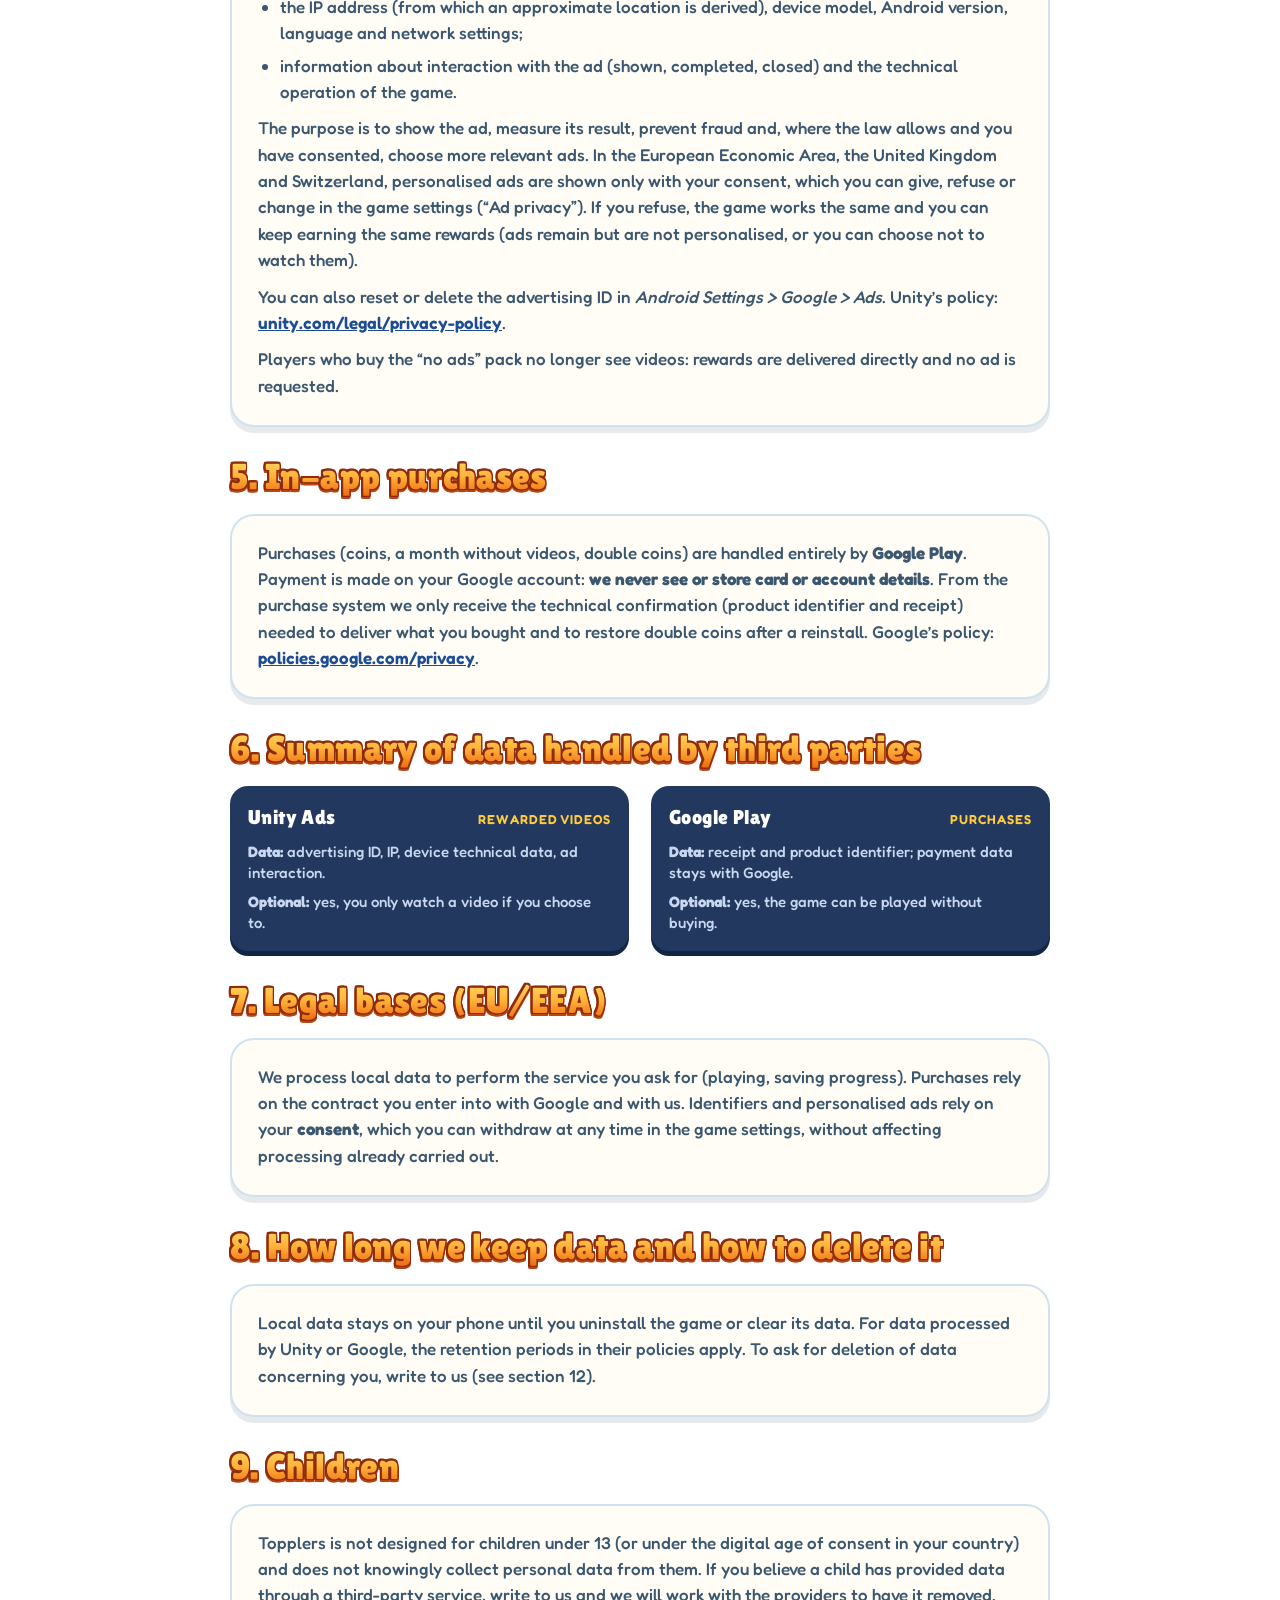
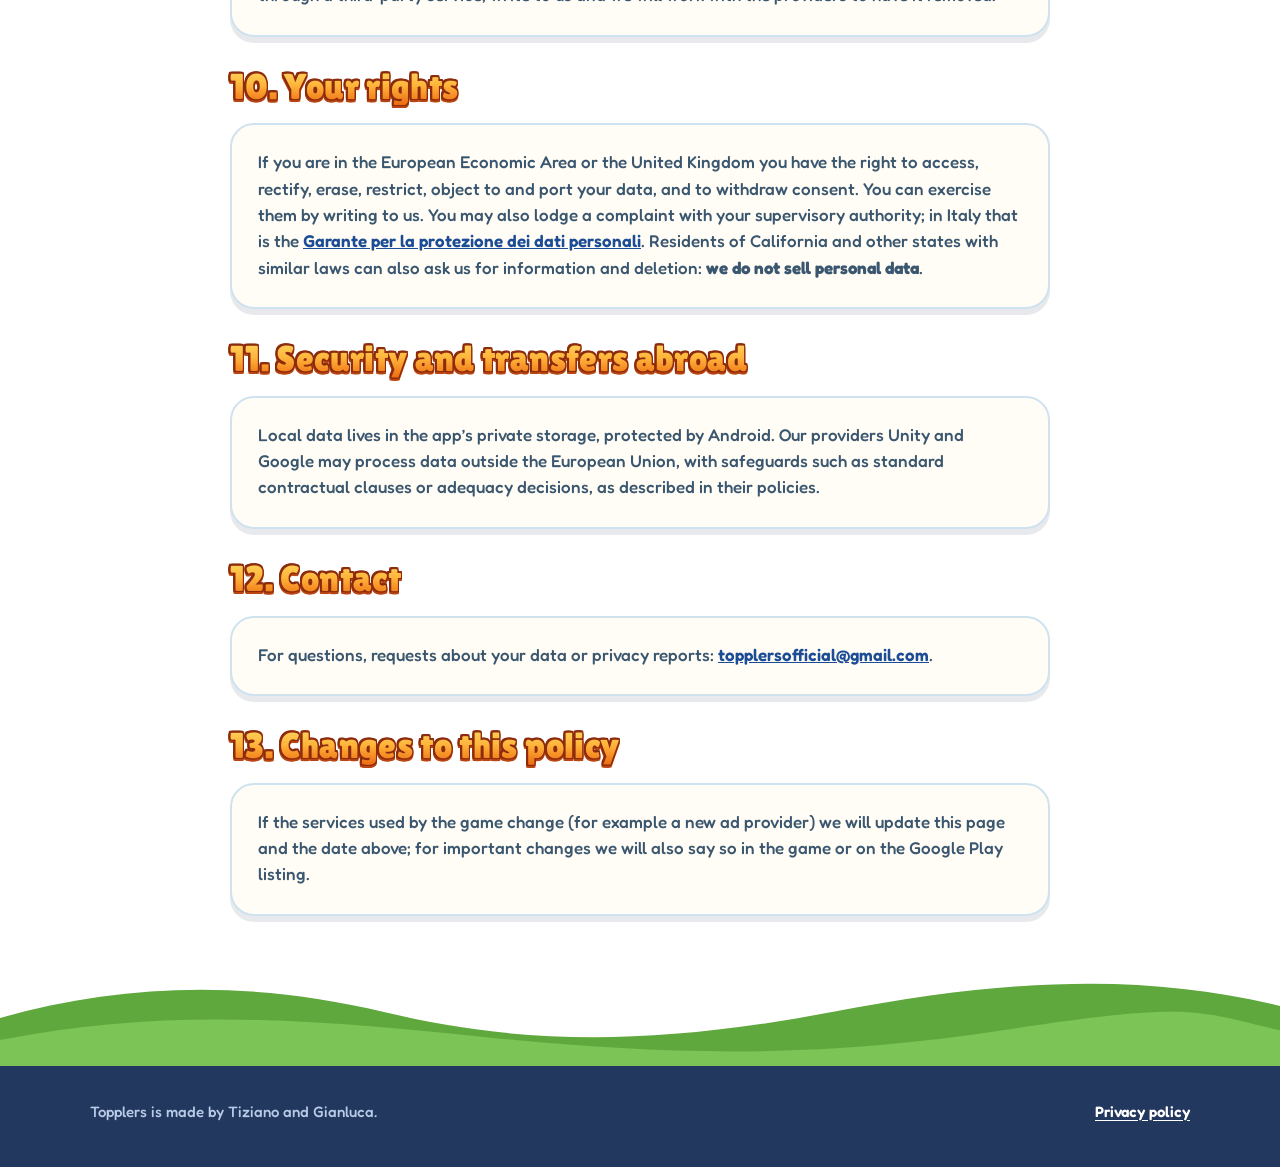
<file: privacy.html>
<!doctype html>
<html lang="it" class="no-js">
<head>
<meta charset="utf-8">
<meta name="viewport" content="width=device-width,initial-scale=1,viewport-fit=cover">
<title>Topplers – Privacy</title>
<meta name="description" content="Informativa sulla privacy di Topplers / Topplers privacy policy.">
<meta name="robots" content="index,follow">
<meta name="theme-color" content="#5aa6f5">
<link rel="icon" href="assets/lettere/T.webp" type="image/webp">
<link rel="preconnect" href="https://fonts.googleapis.com">
<link rel="preconnect" href="https://fonts.gstatic.com" crossorigin>
<link rel="stylesheet" href="https://fonts.googleapis.com/css2?family=Fredoka:wght@400;500;600&family=Lilita+One&display=swap">
<link rel="stylesheet" href="css/base.css">
<link rel="stylesheet" href="css/componenti.css">
<link rel="stylesheet" href="css/sezioni.css">
<style>
  body { background: linear-gradient(#5aa6f5, #bde7fb 70%, #cdeeff) fixed; }
  .pv-page { position: relative; overflow: clip; padding-bottom: 150px; }
  .pv-page .hero-clouds { position: absolute; inset: 0; pointer-events: none; }
  .pv-wrap { position: relative; z-index: 2; max-width: 860px; margin-inline: auto; padding: 56px 20px 0; display: grid; gap: 18px; }
  /* il blocco della lingua e' a sua volta una griglia: senza, i titoli toccavano le schede (lo spazio della .pv-wrap non arrivava qui dentro) */
  .pv-lang, html.js[lang="it"] .pv-lang[data-l="it"], html.js[lang="en"] .pv-lang[data-l="en"] { display: grid; gap: 18px; }
  .pv-lang > * { margin-block: 0; }
  .pv-title { font-size: clamp(44px, 8vw, 78px); }
  .pv-meta { font-weight: 600; color: var(--ink); background: var(--pill); border: 2px solid var(--line); border-radius: 18px; padding: 10px 18px 12px; }
  h2.pl.pv-h { font-size: clamp(26px, 4vw, 36px); justify-self: start; margin-top: 14px; }
  .pv-body { gap: 10px; padding: 24px 26px 26px; }
  .pv-body p, .pv-body li { color: var(--ink2); font-size: 17px; }
  .pv-body ul { list-style: disc; padding-left: 22px; display: grid; gap: 6px; }
  .pv-body a { color: var(--blue-lo); font-weight: 600; }
  .pv-sum { background: #fff2cf; border: 2px solid #f2dd9a; border-radius: 22px; padding: 20px 24px; margin: 0; }
  .pv-sum p { color: var(--ink); font-size: 17px; }
  .pv-svc .st p { margin: 0; }
  .pv-page .hills { height: 110px; }
  .pv-back { justify-self: start; display: inline-flex; gap: 8px; align-items: center; font-family: var(--f-display); font-size: 18px; text-decoration: none; color: #fffbea; background: var(--blue); padding: 8px 20px 10px; border-radius: 14px; box-shadow: 0 4px 0 var(--blue-lo); text-shadow: 0 2px 0 #123a73; }
  .pv-back:hover { filter: brightness(1.07); }
  .pv-back:active { transform: translateY(3px); box-shadow: 0 1px 0 var(--blue-lo); }
  .pv-page a.mail-missing, .pv-body a.mail-missing { background: #ffe3e1; color: #8c1b18; border-radius: 6px; padding: 1px 6px; }
  .links a[data-l], .links a span[data-l] { }
  html.js [data-l] { display: none; }
  html.js[lang="it"] [data-l="it"], html.js[lang="en"] [data-l="en"] { display: revert; }
  html.js[lang="it"] .links a[data-l="it"], html.js[lang="en"] .links a[data-l="en"] { display: inline; }
  @media (max-width: 520px) { .pv-body { padding: 18px 18px 20px; } .pv-body p, .pv-body li { font-size: 16px; } .pv-wrap { padding-top: 36px; } }
</style>
<script>document.documentElement.className = "js";</script>
</head>
<body>
<header class="nav">
  <div class="wrap">
    <a class="logo" href="index.html" aria-label="Topplers"><span>T</span><span>O</span><span>P</span><span>P</span><span>L</span><span>E</span><span>R</span><span>S</span></a>
    <nav class="links" aria-label="Sections">
      <a href="index.html#custom" data-l="it">Prova la torre</a><a href="index.html#custom" data-l="en">Try the tower</a>
      <a href="index.html#worlds"><span data-l="it">Mondi</span><span data-l="en">Worlds</span></a>
      <a href="index.html#rewards"><span data-l="it">Ricompense</span><span data-l="en">Rewards</span></a>
      <a href="index.html#goals"><span data-l="it">Stretch goal</span><span data-l="en">Stretch goals</span></a>
      <a href="index.html#team"><span data-l="it">Team</span><span data-l="en">Team</span></a>
    </nav>
    <div class="tools">
      <div class="langs" role="group" aria-label="Language">
        <button type="button" data-lang="it" aria-pressed="true">IT</button>
        <button type="button" data-lang="en" aria-pressed="false">EN</button>
      </div>
    </div>
  </div>
</header>

<div class="pv-page">
  <div class="hero-clouds" aria-hidden="true"><div class="cloud c1"><i></i></div><div class="cloud c2"><i></i></div><div class="cloud c3"><i></i></div></div>
  <main class="pv-wrap" id="top">
    <a class="pv-back" href="index.html"><span data-l="it">← Torna al sito</span><span data-l="en">← Back to the site</span></a>
    <h1 class="pl pv-title"><span data-l="it">Privacy</span><span data-l="en">Privacy</span></h1>

    <div data-l="it" class="pv-lang">
    <p class="pv-meta">Informativa sulla privacy del gioco <strong>Topplers</strong> per Android. Ultimo aggiornamento: 6 ottobre 2026.</p>
    <div class="risk pv-sum"><p><strong>In breve.</strong> Topplers non ha account, non ci chiede nome né email, non usa la tua posizione e non ha server nostri: i tuoi progressi restano sul tuo telefono. Gli unici dati che escono dal telefono passano da due servizi di terzi, entrambi facoltativi: i <strong>video premio</strong> (Unity Ads) e gli <strong>acquisti in-app</strong> (Google Play).</p></div>
    <h2 class="pl pv-h">1. Chi siamo</h2><div class="card pv-body"><p>Topplers è sviluppato da Tiziano e Gianluca (&laquo;noi&raquo;), sviluppatori indipendenti, e agisce come titolare del trattamento per i dati descritti qui. Per qualsiasi domanda sulla privacy scrivi a <a data-mail href="#"></a>.</p></div>
    <h2 class="pl pv-h">2. Che dati restano sul tuo telefono</h2><div class="card pv-body"><p>Per funzionare il gioco salva in locale, nella memoria privata dell&rsquo;app, questi dati:</p>
    <ul>
      <li>i progressi (livelli finiti, stelle, record di altezza, titoli sbloccati);</li>
      <li>le monete, i potenziamenti, le skin, i basamenti e i pet posseduti o indossati;</li>
      <li>le impostazioni (lingua, comandi, audio) e la data dell&rsquo;ultimo regalo giornaliero;</li>
      <li>l&rsquo;elenco delle ultime ricevute di acquisto già consegnate, per non pagarle due volte.</li>
    </ul>
    <p>Questi dati <strong>non vengono inviati a noi né a nessun nostro server</strong>. Si cancellano disinstallando il gioco o cancellando i dati dell&rsquo;app dalle impostazioni di Android.</p></div>
    <h2 class="pl pv-h">3. Che dati NON raccogliamo</h2><div class="card pv-body"><p>Topplers non chiede e non raccoglie: nome, email, numero di telefono, account o password, posizione (né precisa né approssimativa), contatti, foto, file, microfono, fotocamera, messaggi, o altre informazioni personali. Non contiene strumenti di analisi o di segnalazione degli arresti gestiti da noi.</p></div>
    <h2 class="pl pv-h">4. Video premio (pubblicità)</h2><div class="card pv-body"><p>Il gioco non ha banner né pubblicità a schermo intero. Gli unici annunci sono <strong>video premio che scegli tu di guardare</strong> per ottenere monete o una vita extra. Per mostrarli usiamo <strong>Unity Ads</strong> (Unity Technologies). Quando un video viene richiesto, Unity può raccogliere e trattare, come titolare autonomo del proprio servizio:</p>
    <ul>
      <li>l&rsquo;identificativo pubblicitario del dispositivo (Android Advertising ID) o, se lo hai azzerato o disattivato, altri identificativi di installazione;</li>
      <li>l&rsquo;indirizzo IP (da cui deriva una posizione approssimativa), il modello del dispositivo, la versione di Android, la lingua e le impostazioni di rete;</li>
      <li>informazioni sull&rsquo;interazione con l&rsquo;annuncio (visualizzato, completato, chiuso) e sul funzionamento tecnico del gioco.</li>
    </ul>
    <p>Lo scopo è mostrare l&rsquo;annuncio, misurarne il risultato, prevenire frodi e, dove la legge lo consente e tu hai acconsentito, scegliere annunci più pertinenti. Nei Paesi dello Spazio economico europeo, nel Regno Unito e in Svizzera gli annunci personalizzati vengono mostrati solo con il tuo consenso, che puoi dare, rifiutare o cambiare dalle impostazioni del gioco (&laquo;Privacy della pubblicità&raquo;). Se rifiuti, il gioco funziona uguale e puoi continuare a ottenere le stesse ricompense (gli annunci restano, ma non personalizzati, o puoi non guardarli).</p>
    <p>Puoi anche azzerare o eliminare l&rsquo;identificativo pubblicitario da <em>Impostazioni di Android &gt; Google &gt; Annunci</em>. Informativa di Unity: <a href="https://unity.com/legal/privacy-policy" target="_blank" rel="noopener">unity.com/legal/privacy-policy</a>.</p>
    <p>Chi acquista il pacchetto &laquo;niente pubblicità&raquo; non vede più i video: i premi arrivano direttamente e nessun annuncio viene richiesto.</p></div>
    <h2 class="pl pv-h">5. Acquisti in-app</h2><div class="card pv-body"><p>Gli acquisti (monete, mese senza video, monete doppie) sono gestiti interamente da <strong>Google Play</strong>. Il pagamento avviene sul tuo conto Google: <strong>noi non vediamo né conserviamo i dati della carta</strong> o del conto. Dal sistema di acquisto riceviamo solo la conferma tecnica (identificativo del prodotto e ricevuta) necessaria a consegnarti ciò che hai comprato e a ripristinare le monete doppie dopo una reinstallazione. Informativa di Google: <a href="https://policies.google.com/privacy" target="_blank" rel="noopener">policies.google.com/privacy</a>.</p></div>
    <h2 class="pl pv-h">6. Riepilogo dei dati trattati da terzi</h2><div class="status pv-svc">
        <div class="st"><div class="top"><b>Unity Ads</b><span class="lv">Video premio</span></div><p><strong>Dati:</strong> ID pubblicitario, IP, dati tecnici del dispositivo, interazione con l&rsquo;annuncio.</p><p><strong>Facoltativo:</strong> sì, il video si guarda solo se lo scegli.</p></div>
        <div class="st"><div class="top"><b>Google Play</b><span class="lv">Acquisti</span></div><p><strong>Dati:</strong> ricevuta e identificativo del prodotto; i dati di pagamento restano a Google.</p><p><strong>Facoltativo:</strong> sì, il gioco si può giocare senza acquistare.</p></div>
      </div>
    <h2 class="pl pv-h">7. Basi giuridiche (UE/SEE)</h2><div class="card pv-body"><p>Trattiamo i dati locali per eseguire il servizio che ci chiedi (giocare, salvare i progressi). Gli acquisti si basano sul contratto che concludi con Google e con noi. Gli identificativi e gli annunci personalizzati si basano sul tuo <strong>consenso</strong>, revocabile in ogni momento dalle impostazioni del gioco, senza che la revoca tocchi il trattamento già fatto.</p></div>
    <h2 class="pl pv-h">8. Quanto conserviamo i dati e come cancellarli</h2><div class="card pv-body"><p>I dati locali restano sul telefono finché non disinstalli il gioco o ne cancelli i dati. Per i dati trattati da Unity o Google valgono i tempi delle loro informative. Per chiedere la cancellazione di dati che ci riguardano, scrivici (vedi il punto 12).</p></div>
    <h2 class="pl pv-h">9. Minori</h2><div class="card pv-body"><p>Topplers non è pensato per bambini sotto i 13 anni (o sotto l&rsquo;età minima di consenso digitale del tuo Paese) e non raccoglie consapevolmente dati personali da loro. Se pensi che un minore ci abbia fornito dati attraverso un servizio di terzi, scrivici e ci attiveremo con i fornitori per la rimozione.</p></div>
    <h2 class="pl pv-h">10. I tuoi diritti</h2><div class="card pv-body"><p>Se ti trovi nello Spazio economico europeo o nel Regno Unito hai diritto di accesso, rettifica, cancellazione, limitazione, opposizione e portabilità dei dati, e di revocare il consenso. Puoi esercitarli scrivendoci. Puoi anche presentare un reclamo all&rsquo;autorità di controllo: in Italia il <a href="https://www.garanteprivacy.it" target="_blank" rel="noopener">Garante per la protezione dei dati personali</a>. Anche chi risiede in California o in altri stati con leggi analoghe può chiederci informazioni e cancellazione: <strong>non vendiamo dati personali</strong>.</p></div>
    <h2 class="pl pv-h">11. Sicurezza e trasferimenti all&rsquo;estero</h2><div class="card pv-body"><p>I dati locali stanno nella memoria privata dell&rsquo;app, protetta dal sistema Android. I fornitori Unity e Google possono trattare dati anche fuori dall&rsquo;Unione europea, con garanzie come le clausole contrattuali standard o decisioni di adeguatezza, come indicato nelle loro informative.</p></div>
    <h2 class="pl pv-h">12. Contatti</h2><div class="card pv-body"><p>Per domande, richieste sui tuoi dati o segnalazioni sulla privacy: <a data-mail href="#"></a>.</p></div>
    <h2 class="pl pv-h">13. Modifiche a questa informativa</h2><div class="card pv-body"><p>Se cambiano i servizi usati dal gioco (per esempio un nuovo fornitore di annunci) aggiorneremo questa pagina e la data in alto; per le novità importanti lo diremo anche nel gioco o nella scheda su Google Play.</p></div>
    </div>

    <div data-l="en" class="pv-lang">
    <p class="pv-meta">Privacy policy for the Android game <strong>Topplers</strong>. Last updated: 6 October 2026.</p>
    <div class="risk pv-sum"><p><strong>In short.</strong> Topplers has no accounts, doesn&rsquo;t ask for your name or email, doesn&rsquo;t use your location, and has no servers of ours: your progress stays on your phone. The only data that leaves the phone goes through two optional third-party services: <strong>rewarded videos</strong> (Unity Ads) and <strong>in-app purchases</strong> (Google Play).</p></div>
    <h2 class="pl pv-h">1. Who we are</h2><div class="card pv-body"><p>Topplers is developed by Tiziano and Gianluca (&ldquo;we&rdquo;), independent developers, who act as the data controller for the data described here. For any privacy question write to <a data-mail href="#"></a>.</p></div>
    <h2 class="pl pv-h">2. Data that stays on your phone</h2><div class="card pv-body"><p>To work, the game saves the following locally, in the app&rsquo;s private storage:</p>
    <ul>
      <li>progress (finished levels, stars, height records, unlocked titles);</li>
      <li>coins, power-ups, and the skins, bases and pets you own or wear;</li>
      <li>settings (language, controls, audio) and the date of the last daily gift;</li>
      <li>a list of the latest purchase receipts already delivered, so they aren&rsquo;t paid out twice.</li>
    </ul>
    <p>This data is <strong>not sent to us or to any server of ours</strong>. It is deleted by uninstalling the game or clearing the app&rsquo;s data in Android settings.</p></div>
    <h2 class="pl pv-h">3. Data we do NOT collect</h2><div class="card pv-body"><p>Topplers does not ask for or collect: name, email, phone number, accounts or passwords, location (precise or approximate), contacts, photos, files, microphone, camera, messages, or other personal information. It does not include analytics or crash-reporting tools run by us.</p></div>
    <h2 class="pl pv-h">4. Rewarded videos (advertising)</h2><div class="card pv-body"><p>The game has no banners and no full-screen interstitial ads. The only ads are <strong>rewarded videos that you choose to watch</strong> to get coins or an extra life. To show them we use <strong>Unity Ads</strong> (Unity Technologies). When a video is requested, Unity may collect and process, as an independent controller of its own service:</p>
    <ul>
      <li>the device advertising identifier (Android Advertising ID) or, if you reset or disabled it, other install identifiers;</li>
      <li>the IP address (from which an approximate location is derived), device model, Android version, language and network settings;</li>
      <li>information about interaction with the ad (shown, completed, closed) and the technical operation of the game.</li>
    </ul>
    <p>The purpose is to show the ad, measure its result, prevent fraud and, where the law allows and you have consented, choose more relevant ads. In the European Economic Area, the United Kingdom and Switzerland, personalised ads are shown only with your consent, which you can give, refuse or change in the game settings (&ldquo;Ad privacy&rdquo;). If you refuse, the game works the same and you can keep earning the same rewards (ads remain but are not personalised, or you can choose not to watch them).</p>
    <p>You can also reset or delete the advertising ID in <em>Android Settings &gt; Google &gt; Ads</em>. Unity&rsquo;s policy: <a href="https://unity.com/legal/privacy-policy" target="_blank" rel="noopener">unity.com/legal/privacy-policy</a>.</p>
    <p>Players who buy the &ldquo;no ads&rdquo; pack no longer see videos: rewards are delivered directly and no ad is requested.</p></div>
    <h2 class="pl pv-h">5. In-app purchases</h2><div class="card pv-body"><p>Purchases (coins, a month without videos, double coins) are handled entirely by <strong>Google Play</strong>. Payment is made on your Google account: <strong>we never see or store card or account details</strong>. From the purchase system we only receive the technical confirmation (product identifier and receipt) needed to deliver what you bought and to restore double coins after a reinstall. Google&rsquo;s policy: <a href="https://policies.google.com/privacy" target="_blank" rel="noopener">policies.google.com/privacy</a>.</p></div>
    <h2 class="pl pv-h">6. Summary of data handled by third parties</h2><div class="status pv-svc">
        <div class="st"><div class="top"><b>Unity Ads</b><span class="lv">Rewarded videos</span></div><p><strong>Data:</strong> advertising ID, IP, device technical data, ad interaction.</p><p><strong>Optional:</strong> yes, you only watch a video if you choose to.</p></div>
        <div class="st"><div class="top"><b>Google Play</b><span class="lv">Purchases</span></div><p><strong>Data:</strong> receipt and product identifier; payment data stays with Google.</p><p><strong>Optional:</strong> yes, the game can be played without buying.</p></div>
      </div>
    <h2 class="pl pv-h">7. Legal bases (EU/EEA)</h2><div class="card pv-body"><p>We process local data to perform the service you ask for (playing, saving progress). Purchases rely on the contract you enter into with Google and with us. Identifiers and personalised ads rely on your <strong>consent</strong>, which you can withdraw at any time in the game settings, without affecting processing already carried out.</p></div>
    <h2 class="pl pv-h">8. How long we keep data and how to delete it</h2><div class="card pv-body"><p>Local data stays on your phone until you uninstall the game or clear its data. For data processed by Unity or Google, the retention periods in their policies apply. To ask for deletion of data concerning you, write to us (see section 12).</p></div>
    <h2 class="pl pv-h">9. Children</h2><div class="card pv-body"><p>Topplers is not designed for children under 13 (or under the digital age of consent in your country) and does not knowingly collect personal data from them. If you believe a child has provided data through a third-party service, write to us and we will work with the providers to have it removed.</p></div>
    <h2 class="pl pv-h">10. Your rights</h2><div class="card pv-body"><p>If you are in the European Economic Area or the United Kingdom you have the right to access, rectify, erase, restrict, object to and port your data, and to withdraw consent. You can exercise them by writing to us. You may also lodge a complaint with your supervisory authority; in Italy that is the <a href="https://www.garanteprivacy.it" target="_blank" rel="noopener">Garante per la protezione dei dati personali</a>. Residents of California and other states with similar laws can also ask us for information and deletion: <strong>we do not sell personal data</strong>.</p></div>
    <h2 class="pl pv-h">11. Security and transfers abroad</h2><div class="card pv-body"><p>Local data lives in the app&rsquo;s private storage, protected by Android. Our providers Unity and Google may process data outside the European Union, with safeguards such as standard contractual clauses or adequacy decisions, as described in their policies.</p></div>
    <h2 class="pl pv-h">12. Contact</h2><div class="card pv-body"><p>For questions, requests about your data or privacy reports: <a data-mail href="#"></a>.</p></div>
    <h2 class="pl pv-h">13. Changes to this policy</h2><div class="card pv-body"><p>If the services used by the game change (for example a new ad provider) we will update this page and the date above; for important changes we will also say so in the game or on the Google Play listing.</p></div>
    </div>
  </main>
  <div class="hills" aria-hidden="true"><svg viewBox="0 0 1200 90" preserveAspectRatio="none"><path d="M0 90V50C120 20 240 20 360 45S600 75 780 45 1080 15 1200 40V90Z" fill="#5fa83d"/><path d="M0 90V68C160 40 300 52 460 66S760 84 940 60 1120 44 1200 60V90Z" fill="#7cc456"/></svg></div>
</div>

<footer>
  <div class="wrap"><span><span data-l="it">Topplers è fatto da Tiziano e Gianluca.</span><span data-l="en">Topplers is made by Tiziano and Gianluca.</span></span><a class="foot-priv" href="privacy.html"><span data-l="it">Informativa sulla privacy</span><span data-l="en">Privacy policy</span></a></div>
</footer>

<script src="data/config.js"></script>
<script>
(function () {
  var cfg = window.CONFIG || {}, mail = cfg.CONTATTO_EMAIL || "";
  document.querySelectorAll("a[data-mail]").forEach(function (a) {
    if (mail) { a.href = "mailto:" + mail; a.textContent = mail; }
    else { a.removeAttribute("href"); a.className = "mail-missing"; a.textContent = "[email da inserire in data/config.js]"; }
  });
  var lang = "it";
  try { var s = localStorage.getItem("topplers_lang"); if (s === "it" || s === "en") lang = s; else if ((navigator.language || "").toLowerCase().indexOf("it") !== 0) lang = "en"; } catch (e) {}
  var q = /[?&]lang=(it|en)/.exec(location.search); if (q) lang = q[1];
  function set(l) {
    lang = l; document.documentElement.lang = l;
    document.querySelectorAll(".langs button").forEach(function (b) { b.setAttribute("aria-pressed", b.getAttribute("data-lang") === l ? "true" : "false"); });
    document.title = l === "it" ? "Topplers – Informativa sulla privacy" : "Topplers – Privacy policy";
    try { localStorage.setItem("topplers_lang", l); } catch (e) {}
  }
  document.querySelectorAll(".langs button").forEach(function (b) { b.addEventListener("click", function () { set(b.getAttribute("data-lang")); }); });
  set(lang);
})();
</script>
</body>
</html>
</file>
<file: css/base.css>
/* Topplers — base: gettoni, tipografia, tasti di plastica, barra alta.
   Direzione: plastica laccata del gioco. Luce sempre da alto a sinistra, niente ombre sfumate (il rilievo e' una copia piu' scura spostata). */
:root {
  --page: #bde7fb;
  --paper: #fffdf5;
  --cream: #f6e9c6;
  --ink: #1a2e47;
  --ink2: #3b5770;
  --night: #22385e;
  --green: #45c940; --green-hi: #a6e25a; --green-lo: #287525; --green-ln: #1d4f1b;
  --blue: #2f7be0; --blue-hi: #5aa6f5; --blue-lo: #1b4c95;
  --gold: #ffcc3d; --gold-ln: #7a4e00;
  --purple: #6a4bc4;
  --shut: #708299;
  --red: #ed3b36;
  --line: #cfe2ef;
  --f-display: "Lilita One", "Arial Rounded MT Bold", "Trebuchet MS", system-ui, sans-serif;
  --f-body: "Fredoka", "Trebuchet MS", system-ui, -apple-system, "Segoe UI", sans-serif;
  --hero-fg: #10233b; --hero-fg2: #1d3a5c;
  --pill: rgba(255, 253, 245, .9);
  color-scheme: light;
}
:root[data-sky="dusk"] { --hero-fg: #ffffff; --hero-fg2: #ffeede; }
:root[data-sky="night"] { --hero-fg: #ffffff; --hero-fg2: #dbe6ff; }

* { box-sizing: border-box; }
html { -webkit-text-size-adjust: 100%; } /* niente scroll-behavior: smooth qui: confonde ScrollTrigger quando misura le sezioni; i link ancora scorrono da js/util.js */
body { margin: 0; background: var(--page); color: var(--ink); font-family: var(--f-body); font-size: 17px; line-height: 1.55; font-weight: 500; overflow-x: clip; }
img, svg, video, canvas { max-width: 100%; }
h1, h2, h3, h4, p, ul, ol, figure { margin: 0; }
ul { padding: 0; list-style: none; }
a { color: inherit; }
button { font: inherit; }
:focus-visible { outline: 3px solid var(--gold); outline-offset: 3px; border-radius: 6px; }
.sr { position: absolute; width: 1px; height: 1px; overflow: hidden; clip-path: inset(50%); white-space: nowrap; }
.skip { position: fixed; left: 12px; top: -60px; z-index: 200; background: var(--gold); color: #3a2a00; padding: 10px 16px; border-radius: 10px; font-weight: 600; transition: top .2s; }
.skip:focus { top: 12px; }

.wrap { max-width: 1140px; margin-inline: auto; padding-inline: 20px; }
section { position: relative; padding-block: 96px; scroll-margin-top: 64px; }

/* fondale vivo: il cielo e' una tela fissa dietro a tutto */
#cielo { position: fixed; inset: 0; width: 100vw; height: 100vh; height: 100lvh; z-index: -2; display: block; background: var(--page); }
#fx { position: fixed; inset: 0; z-index: 90; pointer-events: none; overflow: hidden; }
#fx i { position: absolute; left: 0; top: 0; width: 12px; height: 12px; border-radius: 4px; will-change: transform; }

/* titoli di plastica: riempimento sfumato, contorno, spessore */
.pl { font-family: var(--f-display); font-weight: 400; display: inline-block; line-height: 1.02; letter-spacing: .01em;
  color: transparent; background: linear-gradient(#ffd65e 0%, #ffb43a 46%, #ed6b12 100%); -webkit-background-clip: text; background-clip: text;
  filter: drop-shadow(.035em 0 0 #8c2b0d) drop-shadow(-.035em 0 0 #8c2b0d) drop-shadow(0 .035em 0 #8c2b0d) drop-shadow(0 -.035em 0 #8c2b0d) drop-shadow(0 .08em 0 #ba4512); }
.pl .w { display: inline-block; white-space: nowrap; }
.pl .c { display: inline-block; color: transparent; background: linear-gradient(#ffd65e 0%, #ffb43a 46%, #ed6b12 100%); -webkit-background-clip: text; background-clip: text; will-change: transform; }
h2.pl { font-size: clamp(38px, 6.2vw, 62px); }
.sec-head { display: grid; gap: 16px; margin-bottom: 44px; max-width: 780px; justify-items: start; }
.lede { font-size: 19px; color: var(--ink2); background: var(--pill); padding: 12px 20px 14px; border-radius: 18px; border: 2px solid var(--line); }

/* tasti di plastica */
.btn { --hi: var(--green-hi); --base: var(--green); --lo: var(--green-lo); --ln: var(--green-ln);
  display: inline-flex; align-items: center; justify-content: center; gap: 10px; cursor: pointer; text-decoration: none; border: 0;
  font-family: var(--f-display); font-size: 20px; letter-spacing: .02em; color: #fffbea; padding: 13px 26px 15px; border-radius: 16px;
  background: linear-gradient(var(--hi), var(--base) 55%, var(--base)); box-shadow: 0 6px 0 var(--lo), inset 0 2px 0 rgba(255, 255, 255, .35);
  text-shadow: 0 2px 0 var(--ln), 1px 1px 0 var(--ln), -1px 1px 0 var(--ln); transition: transform .08s, box-shadow .08s, filter .15s; position: relative; }
.btn:hover { filter: brightness(1.07); }
.btn:active { transform: translateY(4px); box-shadow: 0 2px 0 var(--lo), inset 0 2px 0 rgba(255, 255, 255, .35); }
.btn.blue { --hi: var(--blue-hi); --base: var(--blue); --lo: var(--blue-lo); --ln: #123a73; }
.btn.flat { --hi: #8da0b5; --base: var(--shut); --lo: #4f5f73; --ln: #3a4757; cursor: default; }
.btn.flat:active { transform: none; box-shadow: 0 6px 0 var(--lo), inset 0 2px 0 rgba(255, 255, 255, .35); }
.btn.sm { font-size: 16px; padding: 9px 18px 11px; border-radius: 13px; box-shadow: 0 4px 0 var(--lo), inset 0 2px 0 rgba(255,255,255,.35); }
.btn.sm:active { transform: translateY(3px); box-shadow: 0 1px 0 var(--lo), inset 0 2px 0 rgba(255,255,255,.35); }
.btn::after { content: ""; position: absolute; left: 8%; right: 8%; top: 3px; height: 28%; border-radius: 12px; background: rgba(255,255,255,.28); pointer-events: none; }

/* barra alta */
.nav { position: sticky; top: env(safe-area-inset-top, 0px); z-index: 60; background: rgba(255, 253, 245, .92); backdrop-filter: blur(8px); -webkit-backdrop-filter: blur(8px); border-bottom: 1px solid var(--line); }
.nav .wrap { display: flex; align-items: center; justify-content: space-between; gap: 16px; padding-block: 10px; }
.logo { font-family: var(--f-display); font-size: 30px; text-decoration: none; display: flex; }
.logo span { display: inline-block; color: transparent; background: linear-gradient(#ffd65e, #ed6b12); -webkit-background-clip: text; background-clip: text;
  filter: drop-shadow(1.5px 0 0 #8c2b0d) drop-shadow(-1.5px 0 0 #8c2b0d) drop-shadow(0 1.5px 0 #8c2b0d) drop-shadow(0 -1.5px 0 #8c2b0d) drop-shadow(0 3px 0 #ba4512); transition: transform .25s cubic-bezier(.3,1.8,.5,1); }
.logo:hover span { transform: translateY(-4px) rotate(-6deg); }
.logo:hover span:nth-child(even) { transform: translateY(-4px) rotate(6deg); }
.logo span:nth-child(4) { rotate: -9deg; translate: 0 2px; }
.links { display: flex; gap: 22px; align-items: center; }
.links a { text-decoration: none; font-weight: 600; font-size: 16px; color: var(--ink2); position: relative; padding-block: 4px; }
.links a::after { content: ""; position: absolute; left: 0; right: 0; bottom: -2px; height: 4px; border-radius: 3px; background: var(--gold); transform: scaleX(0); transition: transform .25s; }
.links a:hover, .links a.on { color: var(--ink); }
.links a:hover::after, .links a.on::after { transform: scaleX(1); }
.tools { display: flex; gap: 8px; align-items: center; }
.tool { width: 40px; height: 40px; border-radius: 12px; border: 2px solid var(--line); background: #fff; cursor: pointer; display: grid; place-items: center; color: var(--ink); font-weight: 600; font-size: 14px; transition: transform .15s; }
.tool:hover { border-color: var(--blue-hi); transform: rotate(18deg); }
.tool svg { width: 22px; height: 22px; }
.langs { display: flex; border: 2px solid var(--line); border-radius: 12px; overflow: hidden; background: #fff; }
.langs button { border: 0; background: transparent; padding: 0 11px; height: 36px; font-weight: 600; font-size: 14px; cursor: pointer; color: var(--ink2); }
.langs button[aria-pressed="true"] { background: var(--ink); color: #fff; }

/* avanzamento a blocchi, sotto la barra (telefoni) */
.progress { position: fixed; left: 0; right: 0; top: 0; height: 5px; z-index: 70; pointer-events: none; }
.progress i { display: block; height: 100%; width: 100%; transform-origin: 0 50%; transform: scaleX(0); background: repeating-linear-gradient(90deg, #ff8c17 0 14px, #ffc71a 14px 28px, #45c940 28px 42px, #1cb8ed 42px 56px, #ab4ae8 56px 70px); }

[hidden] { display: none !important; }
.no-js [data-rv] { opacity: 1; }

@media (max-width: 920px) {
  .links { display: none; }
  section { padding-block: 64px; }
  .lede { font-size: 17px; }
}
@media (max-width: 520px) { body { font-size: 16px; } }
@media (prefers-reduced-motion: reduce) {
  * { animation-duration: .001ms !important; animation-iteration-count: 1 !important; transition-duration: .001ms !important; }
}
</file>
<file: css/componenti.css>
/* Componenti riusabili: carte, demo, torre laterale, targhe, modulo, conto alla rovescia. */

.card { background: var(--paper); border: 2px solid var(--line); border-radius: 24px; padding: 28px 26px; min-width: 0; display: flex; flex-direction: column; gap: 14px; position: relative; box-shadow: 0 6px 0 rgba(26, 46, 71, .10); }
.card h3 { font-family: var(--f-display); font-weight: 400; font-size: 28px; letter-spacing: .01em; line-height: 1.1; }
.card > p { color: var(--ink2); }
[data-tilt] { transform-style: preserve-3d; will-change: transform; }

/* ---------- torre laterale (solo dove c'e' spazio a lato; la misura la decide js/torre.js) ---------- */
.torre { --c: 28px; position: fixed; z-index: 40; right: 12px; bottom: 0; width: calc(var(--c) * 4); pointer-events: none; display: none; }
.torre.on { display: block; }
html.has-torre .progress { display: none; }
.t-hud { text-align: center; font-family: var(--f-display); color: #fff; line-height: 1; margin-bottom: 8px; text-shadow: 0 3px 0 rgba(26, 46, 71, .5); }
.t-hud b { font-weight: 400; font-size: 44px; font-variant-numeric: tabular-nums; }
.t-hud span { font-size: 20px; margin-left: 3px; }
.t-stack { position: relative; transform-origin: 50% 100%; }
.t-base { height: 16px; width: calc(100% + 14px); margin-left: -7px; border-radius: 8px 8px 0 0; background: linear-gradient(#c98f5f, #a0623a); border: 3px solid #5c3a1e; border-bottom: 0; box-shadow: inset 0 3px 0 rgba(255, 255, 255, .35); }
.t-oops { position: absolute; left: -70px; bottom: 100%; margin-bottom: 60px; background: var(--paper); color: var(--ink); border-radius: 14px 14px 4px 14px; padding: 6px 12px; font-weight: 600; font-size: 14px; white-space: nowrap; opacity: 0; transform: scale(.6); transform-origin: 100% 100%; border: 2px solid var(--line); }

/* un pezzo impilato (torre laterale e laboratorio): lo sprite sta al centro della sua scatola di celle */
.tp { position: absolute; padding: 0; border: 0; background: none; transform-origin: 50% 100%; pointer-events: auto; cursor: pointer; display: block; }
div.tp { pointer-events: none; cursor: default; }
.tp img { position: absolute; left: 50%; top: 50%; max-width: none; user-select: none; -webkit-user-drag: none; pointer-events: none; filter: drop-shadow(2px 3px 0 rgba(10, 30, 60, .32)); }
button.tp:hover img { filter: drop-shadow(2px 3px 0 rgba(10, 30, 60, .32)) brightness(1.12); }
button.tp[data-label]::after { content: attr(data-label); position: absolute; right: calc(100% + 10px); top: 50%; translate: 6px -50%; background: var(--ink); color: #fff; font-size: 13px; font-weight: 600; padding: 3px 9px; border-radius: 8px; white-space: nowrap; opacity: 0; transition: opacity .15s, translate .15s; pointer-events: none; }
button.tp:hover::after, button.tp:focus-visible::after { opacity: 1; translate: 0 -50%; }

/* ---------- cursore a pezzo (solo puntatore fine) ---------- */
.nopointer { cursor: default; }

/* ---------- targhe ---------- */
.targhe { display: grid; grid-template-columns: 1fr 1fr; gap: 12px; margin-top: 6px; }
.targa { position: relative; container-type: inline-size; transition: transform .25s cubic-bezier(.3, 1.6, .5, 1); }
.targa:hover { transform: translateY(-4px) rotate(-2deg) scale(1.04); }
.targa img { width: 100%; height: auto; display: block; }
.targa span { position: absolute; inset: 40% 9% 14%; display: grid; place-items: center; text-align: center; font-family: var(--f-display); color: #fff; line-height: 1.05; font-size: 7.4cqi; text-shadow: 0 2px 0 rgba(0, 0, 0, .3); }

/* ---------- carte ricompensa ---------- */
.tier { background: var(--paper); border: 2px solid var(--line); border-radius: 24px; padding: 26px 24px 28px; display: flex; flex-direction: column; gap: 16px; min-width: 0; position: relative; overflow: hidden; box-shadow: 0 6px 0 rgba(26, 46, 71, .10); }
.tier .price { font-size: 50px; align-self: flex-start; }
.tier ul { display: grid; gap: 9px; }
.tier li { position: relative; padding-left: 26px; font-size: 16px; line-height: 1.4; }
.tier li::before { content: ""; position: absolute; left: 2px; top: 5px; width: 12px; height: 12px; border-radius: 4px; background: var(--green); box-shadow: 0 2px 0 var(--green-lo); }
.tier.top { border-color: var(--gold); background: linear-gradient(#fffbea, #fff); }
.tier.top::before { content: ""; position: absolute; inset: -40% -60%; background: linear-gradient(100deg, transparent 42%, rgba(255, 255, 255, .85) 50%, transparent 58%); animation: shine 3.8s ease-in-out infinite; pointer-events: none; }
@keyframes shine { 0%, 55% { transform: translateX(-60%); } 100% { transform: translateX(60%); } }
.tier.wide { grid-column: span 4; flex-direction: row; flex-wrap: wrap; align-items: center; gap: 22px 40px; }
.tier.wide > div { flex: 1 1 260px; min-width: 0; }

/* ---------- carta modulo + conto alla rovescia ---------- */
.countdown { display: grid; gap: 12px; justify-items: center; }
.cd-label { font-weight: 600; background: var(--pill); border-radius: 14px; padding: 8px 16px; max-width: 520px; }
.cd-row { display: flex; gap: 12px; flex-wrap: wrap; justify-content: center; }
.cd { background: var(--night); color: #fff; border-radius: 16px; padding: 10px 0 8px; min-width: 76px; text-align: center; box-shadow: 0 5px 0 #142544; }
.cd b { display: block; font-family: var(--f-display); font-weight: 400; font-size: 40px; line-height: 1.05; font-variant-numeric: tabular-nums; }
.cd span { font-size: 12px; letter-spacing: .1em; text-transform: uppercase; color: #a9bbdb; }
.cd b.tick { animation: tick .35s cubic-bezier(.3, 1.8, .5, 1); }
@keyframes tick { 0% { transform: translateY(-40%) scaleY(.6); opacity: 0; } 100% { transform: none; opacity: 1; } }
.news { display: flex; flex-wrap: wrap; gap: 12px; justify-content: center; width: 100%; max-width: 560px; position: relative; }
.news input[type=email] { flex: 1 1 240px; min-width: 0; height: 54px; border-radius: 16px; border: 3px solid var(--ink); background: #fff; padding: 0 18px; font-family: var(--f-body); font-size: 18px; font-weight: 500; color: var(--ink); box-shadow: inset 0 3px 0 rgba(26, 46, 71, .12); }
.news input[type=email]:focus { outline: 3px solid var(--gold); outline-offset: 2px; }
.news .hp { position: absolute; left: -9999px; width: 1px; height: 1px; opacity: 0; }
.news-msg { flex-basis: 100%; min-height: 1.6em; font-weight: 600; background: var(--pill); border-radius: 12px; padding: 4px 12px; display: none; }
.news-msg.show { display: block; }
.news-msg.err { color: #b3201c; }
.news.ok input, .news.ok button { display: none; }
</file>
<file: css/sezioni.css>
/* Sezioni, una per una. */

/* ---------- hero ---------- */
.hero { padding-block: 56px 150px; min-height: min(100svh, 920px); color: var(--hero-fg); overflow: clip; }
.hero .orb { position: absolute; right: 4%; top: 28px; width: 130px; height: 130px; cursor: pointer; border: 0; padding: 0; border-radius: 50%; z-index: 1;
  background: radial-gradient(circle, #fff1a8 0 34%, #ffe27a 35% 62%, rgba(255, 226, 122, .35) 63% 100%); transition: top .8s, width .6s, height .6s, background .6s; animation: pulse 5s ease-in-out infinite; }
.orb:hover { filter: brightness(1.08); }
@keyframes pulse { 50% { scale: 1.07; } }
:root[data-sky="dusk"] .orb { top: 120px; background: radial-gradient(circle, #ffd09a 0 34%, #ff9b4d 35% 62%, rgba(255, 155, 77, .35) 63% 100%); }
:root[data-sky="night"] .orb { background: radial-gradient(circle, #f7f8ff 0 44%, #cdd6f5 45% 62%, rgba(205, 214, 245, .22) 63% 100%); width: 110px; height: 110px; }
.hero .stars { position: absolute; inset: 0; opacity: 0; transition: opacity .6s; pointer-events: none;
  background-image: radial-gradient(2px 2px at 12% 18%, #fff 50%, transparent), radial-gradient(2px 2px at 28% 62%, #fff 50%, transparent), radial-gradient(1.5px 1.5px at 44% 14%, #fff 50%, transparent), radial-gradient(2px 2px at 63% 34%, #fff 50%, transparent), radial-gradient(1.5px 1.5px at 78% 12%, #fff 50%, transparent), radial-gradient(2px 2px at 88% 52%, #fff 50%, transparent), radial-gradient(1.5px 1.5px at 6% 80%, #fff 50%, transparent), radial-gradient(1.5px 1.5px at 52% 76%, #fff 50%, transparent); }
:root[data-sky="night"] .hero .stars { opacity: 1; }
.hero-clouds { position: absolute; inset: 0; pointer-events: none; }
.cloud { position: absolute; width: 190px; height: 58px; opacity: .92; animation: drift 90s linear infinite; }
.cloud::before, .cloud::after, .cloud i { content: ""; position: absolute; background: #eef6ff; border-radius: 50%; }
.cloud i { left: 0; bottom: 0; width: 100%; height: 30px; border-radius: 30px; }
.cloud::before { width: 78px; height: 78px; left: 34px; bottom: 8px; }
.cloud::after { width: 58px; height: 58px; left: 92px; bottom: 6px; }
:root[data-sky="dusk"] .cloud i, :root[data-sky="dusk"] .cloud::before, :root[data-sky="dusk"] .cloud::after { background: #ffd9c2; }
:root[data-sky="night"] .cloud i, :root[data-sky="night"] .cloud::before, :root[data-sky="night"] .cloud::after { background: #46599a; }
.c1 { top: 90px; left: -220px; }
.c2 { top: 250px; left: -220px; animation-duration: 120s; animation-delay: -50s; scale: .7; }
.c3 { top: 420px; left: -220px; animation-duration: 105s; animation-delay: -20s; scale: 1.1; opacity: .7; }
@keyframes drift { to { translate: calc(100vw + 460px) 0; } }
.hero-grid { position: relative; z-index: 2; display: grid; grid-template-columns: 1.15fr .85fr; gap: 40px; align-items: center; }
.hero-grid > * { min-width: 0; }
.kicker { display: inline-block; font-weight: 600; font-size: 15px; letter-spacing: .12em; text-transform: uppercase; color: var(--hero-fg2); margin-bottom: 8px; }
.marchio { position: relative; height: clamp(120px, 15vw, 200px); margin-bottom: 18px; touch-action: manipulation; }
.marchio .lettera { position: absolute; left: 0; top: 0; will-change: transform; user-select: none; -webkit-user-drag: none; max-width: none; }
.marchio.vivo .lettera { cursor: grab; touch-action: none; }
.marchio.vivo .lettera:active { cursor: grabbing; }
.marchio .asse { position: absolute; left: 0; bottom: 0; height: 16px; border-radius: 7px; width: 100%; background: linear-gradient(#c98f5f, #a0623a); border: 3px solid #5c3a1e; box-shadow: inset 0 3px 0 rgba(255, 255, 255, .35); }
.hero .claim { font-size: clamp(30px, 4.4vw, 52px); }
.hero .lead { font-size: 21px; margin-top: 20px; max-width: 34em; color: var(--hero-fg); }
.hero .ctas { display: flex; flex-wrap: wrap; gap: 18px; margin-top: 28px; }
.chips { display: flex; flex-wrap: wrap; gap: 10px; margin-top: 26px; }
.chip { background: rgba(255, 255, 255, .88); color: var(--ink); border-radius: 999px; padding: 5px 14px; font-weight: 600; font-size: 15px; }
.toy-hint { margin-top: 16px; font-size: 14.5px; color: var(--hero-fg2); font-weight: 600; }
.hero-art { position: relative; display: grid; place-items: center; min-height: 480px; }
.phone { width: min(280px, 68%); background: #1a2e47; border-radius: 34px; padding: 10px; rotate: 3deg; box-shadow: 10px 12px 0 rgba(13, 23, 38, .28); position: relative; z-index: 1; }
.phone img, .phone video { display: block; width: 100%; height: auto; border-radius: 26px; }
.pila, .hero .pila { position: absolute; inset: 0; pointer-events: none; z-index: 3; overflow: hidden; }
.pila .pz { position: absolute; left: 0; top: 0; pointer-events: auto; cursor: grab; touch-action: none; will-change: transform; user-select: none; -webkit-user-drag: none; max-width: none; }
.pila .pz:active { cursor: grabbing; }
.scroll-cue { position: absolute; left: 50%; bottom: 74px; translate: -50% 0; z-index: 4; display: flex; flex-direction: column; align-items: center; gap: 2px; text-decoration: none; color: var(--hero-fg); font-weight: 600; font-size: 14px; letter-spacing: .06em; text-transform: uppercase; animation: bobY 2s ease-in-out infinite; }
@keyframes bobY { 50% { translate: -50% 8px; } }
.hills { position: absolute; left: 0; right: 0; bottom: -1px; height: 90px; pointer-events: none; z-index: 2; }
.hills svg { width: 100%; height: 100%; display: block; }
.float { position: absolute; z-index: 2; pointer-events: none; }
.float img { display: block; animation: bob 5s ease-in-out infinite; }
@keyframes bob { 50% { translate: 0 -14px; rotate: 6deg; } }


/* ---------- potenziamenti ---------- */
.pus { display: grid; grid-template-columns: repeat(5, 1fr); gap: 16px; }
.pu { background: var(--night); color: #fff; border-radius: 22px; padding: 22px 16px; text-align: center; min-width: 0; cursor: pointer; border: 0; font: inherit; box-shadow: 0 6px 0 #142544; transition: transform .2s cubic-bezier(.3, 1.8, .5, 1); position: relative; }
.pu:hover { transform: translateY(-8px) rotate(-1.5deg); }
.pu:active { transform: translateY(2px); box-shadow: 0 2px 0 #142544; }
.pu svg { width: 76px; height: 76px; margin-bottom: 12px; transition: transform .5s cubic-bezier(.3, 1.8, .5, 1); }
.pu:hover svg { transform: rotate(360deg) scale(1.12); }
.pu h3 { font-family: var(--f-display); font-weight: 400; font-size: 22px; letter-spacing: .02em; color: #fff; margin-bottom: 6px; }
.pu p { font-size: 15px; color: #c9d8f2; line-height: 1.4; }

/* ---------- anteprima della torre (personalizzazione) ---------- */
.lab { display: grid; grid-template-columns: minmax(0, 1.05fr) minmax(0, 1fr); gap: 26px; background: var(--paper); border: 2px solid var(--line); border-radius: 30px; padding: 22px; box-shadow: 0 8px 0 rgba(26, 46, 71, .12); margin-bottom: 22px; align-items: stretch; }
.lab-stage { --c: 28px; --ps: 1; position: relative; height: calc(var(--c) * 17.2); border-radius: 22px; overflow: hidden; isolation: isolate; border: 3px solid var(--ink);
  background: linear-gradient(#2f6fcf 0%, #6fb4ee 55%, #ffd9a6 100%); }
.lab-sun { position: absolute; z-index: 0; right: 9%; top: calc(var(--c) * 1.4); width: calc(var(--c) * 2.6); height: calc(var(--c) * 2.6); border-radius: 50%; background: radial-gradient(circle, #fff6c2 0 38%, #ffe27a 39% 66%, rgba(255, 226, 122, .3) 67% 100%); animation: pulse 5s ease-in-out infinite; }
.lab-cloud { position: absolute; width: calc(var(--c) * 3.4); height: calc(var(--c) * 1.1); border-radius: 99px; background: rgba(255, 255, 255, .88); z-index: 0; animation: drift2 40s linear infinite; }
.lab-cloud::before { content: ""; position: absolute; left: 18%; bottom: 40%; width: 44%; height: 130%; border-radius: 50%; background: inherit; }
.lab-cloud.c-a { top: calc(var(--c) * 2.2); left: -25%; }
.lab-cloud.c-b { top: calc(var(--c) * 5.2); left: -25%; scale: .7; animation-duration: 58s; animation-delay: -22s; }
@keyframes drift2 { to { translate: calc(var(--c) * 17) 0; } }
.lab-far { position: absolute; z-index: 0; left: -5%; right: -5%; bottom: calc(var(--c) * 1.3); height: calc(var(--c) * 3.2); background: radial-gradient(ellipse at 20% 100%, #9fd37e 0 40%, transparent 41%), radial-gradient(ellipse at 70% 100%, #8cc86a 0 45%, transparent 46%); opacity: .9; }
/* basamento: piano largo 7,4 celle (come in partita, un po' piu' largo della torre) su una colonna stretta 2,6 celle.
   Il piano si schiaccia appena in altezza; la colonna conserva le proporzioni del disegno e sparisce dietro il prato. */
.lab-base { --pw: calc(var(--c) * 7.4); --ph: calc(var(--c) * 2); --cw: calc(var(--c) * 2.6);
  position: absolute; z-index: 1; left: 50%; top: calc(var(--c) * 10.1); width: 0; height: 0; }
.lab-base span { position: absolute; background-repeat: no-repeat; }
.lab-base .cap { left: calc(var(--pw) / -2); top: 0; width: var(--pw); height: var(--ph); background-size: 100% calc(var(--ph) * var(--sh) / var(--cap)); background-position: 50% 0;
  filter: drop-shadow(0 calc(var(--c) * .12) 0 rgba(0, 0, 0, .18)); }
.lab-base .col { left: calc(var(--cw) / -2); top: calc(var(--ph) - 2px); width: var(--cw); height: calc(var(--cw) * (var(--sh) - var(--cap)) / 300);
  background-size: 100% calc(var(--cw) * var(--sh) / 300); background-position: 50% calc(var(--cw) * var(--cap) / -300); }
.lab-stack { position: absolute; z-index: 2; left: 50%; margin-left: calc(var(--c) * -3.5); bottom: calc(var(--c) * 7.1); width: calc(var(--c) * 7); height: calc(var(--c) * 9); transform-origin: 50% 100%; animation: oscilla 4.6s ease-in-out infinite; }
/* la torre respira appena, come in partita: ruota sul basamento (rotate, cosi' non litiga coi transform di gsap) */
@keyframes oscilla { 0%, 100% { rotate: -.5deg; } 50% { rotate: .5deg; } }
@media (prefers-reduced-motion: reduce) { .lab-stack { animation: none; } }
.lab-ground { position: absolute; z-index: 3; left: -2%; right: -2%; bottom: 0; height: calc(var(--c) * 1.5); background: linear-gradient(#7cc456 0 30%, #5fa83d 30%); border-top: 3px solid #3f7f2c; }
.lab-pet { position: absolute; z-index: 4; left: calc(50% + var(--c) * 2.1); bottom: calc(var(--c) * 1.3); width: calc(var(--c) * 4); height: calc(var(--c) * 3.6); padding: 0; border: 0; background: none; cursor: pointer; }
.lab-pet .petspr { position: absolute; left: 0; bottom: 0; transform: scale(var(--ps)); transform-origin: 0 100%; }
.lab-pet.fly .petspr { animation: fotogrammi var(--d) steps(var(--n)) infinite, galleggia 2.4s ease-in-out infinite; }
.lab-name { position: absolute; z-index: 5; left: 50%; bottom: calc(var(--c) * .22); translate: -50% 0; margin: 0; max-width: 92%; background: rgba(26, 46, 71, .85); color: #fff; font-weight: 600; font-size: clamp(12px, 1.4vw, 14px); border-radius: 999px; padding: 4px 14px 5px; white-space: nowrap; overflow: hidden; text-overflow: ellipsis; }
.petspr { display: block; width: var(--w); height: var(--h); background-repeat: no-repeat; background-size: calc(var(--w) * var(--n)) var(--h); animation: fotogrammi var(--d) steps(var(--n)) infinite; }
.petspr.still { animation: none; background-position: 0 0; }
@keyframes fotogrammi { to { background-position: calc(var(--w) * var(--n) * -1) 0; } }
@keyframes galleggia { 50% { translate: 0 -10px; } }

.lab-ctrl { display: grid; grid-template-columns: minmax(0, 1fr); gap: 14px; min-width: 0; align-content: start; }
.lab-tabs { display: grid; grid-template-columns: repeat(3, 1fr); gap: 8px; }
.lab-tabs button { border: 2px solid var(--line); background: #fff; border-radius: 14px; padding: 10px 6px; font-family: var(--f-display); font-size: 18px; color: var(--ink2); cursor: pointer; min-height: 46px; transition: background .15s, color .15s, transform .1s; }
.lab-tabs button:active { transform: translateY(2px); }
.lab-tabs button[aria-selected="true"] { background: var(--ink); color: #fff; border-color: var(--ink); }
.lab-tiles { display: none; grid-template-columns: repeat(auto-fill, minmax(86px, 1fr)); gap: 8px; min-width: 0; }
.lab-ctrl[data-tab="skins"] #labSkins, .lab-ctrl[data-tab="bases"] #labBases, .lab-ctrl[data-tab="pets"] #labPets { display: grid; }
.lab-hint { font-size: 14.5px; color: var(--ink2); }
.tile { display: grid; justify-items: center; align-content: start; gap: 5px; padding: 9px 4px 8px; border: 2px solid var(--line); border-radius: 16px; background: #fff; cursor: pointer; font-weight: 600; font-size: 12.5px; line-height: 1.15; color: var(--ink2); text-align: center; min-height: 88px; transition: transform .15s, border-color .15s, background .15s; }
.tile:hover { transform: translateY(-3px); border-color: var(--blue-hi); }
.tile[aria-pressed="true"] { border-color: var(--ink); background: #fffbea; color: var(--ink); box-shadow: 0 3px 0 var(--gold-ln); }
.tile img { height: 34px; width: auto; max-width: 66px; object-fit: contain; }
.tile .thumb { width: 56px; height: 46px; border-radius: 9px; background-size: 56px auto; background-position: top center; background-repeat: no-repeat; background-color: #eaf6ff; }
.tile .thumb.none { background: repeating-linear-gradient(45deg, #e6eef5 0 6px, #fff 6px 12px); border: 2px dashed var(--line); }
.tile .thumb.pet { display: grid; place-items: end center; overflow: hidden; }
.titles { margin-top: 0; }

@media (max-width: 920px) {
  .lab { padding: 14px; gap: 14px; }
  .lab-tiles { display: none; overflow-x: auto; gap: 8px; padding: 2px 2px 8px; scroll-snap-type: x proximity; scrollbar-width: thin; }
  .lab-ctrl[data-tab="skins"] #labSkins, .lab-ctrl[data-tab="bases"] #labBases, .lab-ctrl[data-tab="pets"] #labPets { display: flex; }
  .tile { flex: 0 0 88px; scroll-snap-align: start; }
  .lab-hint { display: none; }
}

/* ---------- costruzione libera ---------- */
/* testo e altimetro a sinistra, la torre che sale a destra; su telefono la torre sta fra il testo e l'altimetro */
.free { display: grid; grid-template-columns: minmax(0, 1fr) minmax(0, 1fr); grid-template-areas: "testo torre" "alt torre"; gap: 22px 36px; align-items: start; }
.free-text { grid-area: testo; display: grid; gap: 18px; justify-items: start; min-width: 0; }
.free .altimetro { grid-area: alt; }
.alt-go { justify-self: start; margin-top: 4px; }
.sali { grid-area: torre; position: relative; align-self: stretch; min-height: 480px; border-radius: 26px; overflow: hidden; border: 3px solid var(--ink); touch-action: none; cursor: ns-resize; user-select: none; isolation: isolate; box-shadow: 0 8px 0 rgba(26, 46, 71, .22); --c: 20px; }
.sali-aria { position: absolute; inset: 0; z-index: -1; background: linear-gradient(#5aa6f5, #bde7fb); transition: background .8s; }
.sali-mondo { position: absolute; left: 0; right: 0; bottom: 0; height: calc(40px + var(--c) * 72); transition: transform .35s ease-out; will-change: transform; }
.sali-prato { position: absolute; left: 0; right: 0; bottom: 0; height: 40px; background: linear-gradient(#7cc456 0 30%, #5fa83d 30%); border-top: 3px solid #3f7f2c; }
.sali-righello span { position: absolute; left: 10px; translate: 0 50%; font-size: 11px; font-weight: 600; color: rgba(255, 255, 255, .9); text-shadow: 0 1px 0 rgba(0, 0, 0, .35); }
.sali-righello span::after { content: ""; position: absolute; left: 32px; top: 50%; width: 10px; height: 2px; background: rgba(255, 255, 255, .6); }
.sali-bandiera { position: absolute; left: 52px; right: 0; border-top: 3px dashed rgba(255, 255, 255, .5); transition: border-color .3s; }
.sali-bandiera b { position: absolute; right: 10px; bottom: 4px; font-family: var(--f-display); font-weight: 400; font-size: 15px; color: #fff; background: rgba(26, 46, 71, .55); padding: 2px 10px; border-radius: 99px; transition: background .3s, color .3s, transform .4s cubic-bezier(.3, 1.6, .5, 1); }
.sali-bandiera.on { border-top-color: var(--gold); }
.sali-bandiera.on b { background: var(--gold); color: #3a2a00; transform: scale(1.08); }
.sali-torre { position: absolute; bottom: 40px; left: calc(50% - var(--c) * 3); width: calc(var(--c) * 4); height: calc(var(--c) * 70); }
.sali-torre .tp { transition: opacity .2s; }
.sali-torre .tp.spento { opacity: 0; }
.sali-sagoma { position: absolute; bottom: 40px; z-index: 0; }
.sali-sagoma svg { display: block; width: 100%; height: 100%; fill: rgba(255, 255, 255, .26); }
.sali-sagoma .buco { fill: rgba(26, 46, 71, .12); }
.sali-sagoma small { position: absolute; left: 50%; bottom: calc(100% + 6px); translate: -50% 0; white-space: nowrap; font-size: 12px; font-weight: 600; color: #fff; background: rgba(26, 46, 71, .55); padding: 2px 9px; border-radius: 99px; }
.sali-hud { position: absolute; z-index: 3; left: 60px; top: 12px; background: rgba(255, 253, 245, .95); border-radius: 14px; padding: 6px 14px 8px; box-shadow: 0 4px 0 rgba(0, 0, 0, .18); font-size: 12px; font-weight: 600; color: var(--ink2); pointer-events: none; }
.sali-hud b { display: block; font-family: var(--f-display); font-weight: 400; font-size: 30px; line-height: 1; color: var(--ink); font-variant-numeric: tabular-nums; }
.sali-toast { position: absolute; z-index: 4; left: 50%; bottom: 54px; translate: -50% 0; max-width: calc(100% - 28px); background: var(--gold); color: #3a2a00; font-family: var(--f-display); font-size: 17px; padding: 7px 16px; border-radius: 99px; box-shadow: 0 5px 0 var(--gold-ln); text-align: center; opacity: 0; transform: translateY(16px) scale(.85); transition: opacity .3s, transform .4s cubic-bezier(.3, 1.6, .5, 1); pointer-events: none; }
.sali-toast.on { opacity: 1; transform: none; }
@media (prefers-reduced-motion: reduce) { .sali-mondo, .sali-aria, .sali-toast { transition: none; } }
.altimetro { width: 100%; background: var(--night); color: #fff; border-radius: 24px; padding: 20px 22px 22px; display: grid; gap: 8px; box-shadow: 0 8px 0 #142544; }
.alt-top { display: flex; justify-content: space-between; align-items: baseline; gap: 10px; font-weight: 600; color: #c9d8f2; }
.alt-top output { font-family: var(--f-display); font-size: 48px; line-height: 1; color: var(--gold); font-variant-numeric: tabular-nums; }
.alt-top output b { font-weight: 400; }
.alt-note { font-size: 14px; color: #a9bbdb; }
.altimetro input[type=range] { --p: 0%; -webkit-appearance: none; appearance: none; width: 100%; height: 52px; background: transparent; cursor: grab; margin: 0; touch-action: pan-y; }
.altimetro input[type=range]::-webkit-slider-runnable-track { height: 16px; border-radius: 9px; background: linear-gradient(90deg, var(--green) var(--p), rgba(255, 255, 255, .16) var(--p)); }
.altimetro input[type=range]::-moz-range-track { height: 16px; border-radius: 9px; background: rgba(255, 255, 255, .16); }
.altimetro input[type=range]::-moz-range-progress { height: 16px; border-radius: 9px; background: var(--green); }
.altimetro input[type=range]::-webkit-slider-thumb { -webkit-appearance: none; width: 46px; height: 46px; margin-top: -15px; border: 0; background: url(../assets/pezzi/lego_O.webp) center / contain no-repeat; filter: drop-shadow(0 3px 0 rgba(0, 0, 0, .35)); }
.altimetro input[type=range]::-moz-range-thumb { width: 46px; height: 46px; border: 0; border-radius: 0; background: url(../assets/pezzi/lego_O.webp) center / contain no-repeat; }
.altimetro input[type=range]:active { cursor: grabbing; }
.miles { display: grid; gap: 8px; margin-top: 6px; }
.miles li { position: relative; display: grid; grid-template-columns: 34px minmax(0, 1fr); gap: 2px 12px; align-items: center; background: rgba(255, 255, 255, .08); border-radius: 14px; padding: 8px 12px; opacity: .6; transition: opacity .3s, background .3s; }
.miles li::before { content: ""; grid-row: span 2; width: 30px; height: 30px; border-radius: 50%; background: #4a5f83; border: 3px solid #2b3d5e; transition: background .3s, border-color .3s; }
.miles li::after { content: ""; position: absolute; left: 24px; top: 18px; width: 8px; height: 14px; border: solid #fff; border-width: 0 3px 3px 0; transform: rotate(45deg) scale(0); transition: transform .3s cubic-bezier(.3, 1.8, .5, 1); }
.miles li b { font-family: var(--f-display); font-weight: 400; font-size: 20px; line-height: 1.1; }
.miles li span { font-size: 14px; color: #c9d8f2; line-height: 1.25; }
.miles li.on { opacity: 1; background: rgba(255, 204, 61, .16); }
.miles li.on::before { background: var(--gold); border-color: var(--gold-ln); }
.miles li.on::after { transform: rotate(45deg) scale(1); border-color: #5b3a00; }

/* ---------- stato dei lavori ---------- */
.status { display: grid; grid-template-columns: repeat(2, 1fr); gap: 14px 22px; }
.st { background: var(--night); border-radius: 18px; padding: 16px 18px 18px; display: grid; gap: 8px; min-width: 0; color: #fff; box-shadow: 0 5px 0 #142544; }
.st .top { display: flex; justify-content: space-between; gap: 12px; align-items: baseline; }
.st b { font-family: var(--f-display); font-weight: 400; font-size: 20px; letter-spacing: .02em; color: #fff; }
.st .lv { font-size: 13px; font-weight: 600; letter-spacing: .08em; text-transform: uppercase; white-space: nowrap; color: var(--gold); }
.st p { font-size: 15px; color: #c9d8f2; line-height: 1.4; }
.meter { display: grid; grid-template-columns: repeat(4, 1fr); gap: 5px; }
.meter i { height: 9px; border-radius: 5px; background: rgba(255, 255, 255, .16); transform-origin: 0 50%; }
.meter i.on { background: var(--green); }

/* ---------- ricompense ---------- */
.tiers { display: grid; grid-template-columns: repeat(4, 1fr); gap: 20px; }
.tiers .targa { align-self: flex-start; width: min(100%, 220px); }

/* ---------- stretch goals ---------- */
.simcard { background: var(--night); color: #fff; border-radius: 24px; padding: 26px 28px; display: grid; gap: 14px; margin-bottom: 26px; box-shadow: 0 8px 0 #142544; }
.simcard .row { display: flex; flex-wrap: wrap; gap: 8px 20px; align-items: baseline; justify-content: space-between; }
.simcard output { font-family: var(--f-display); font-size: 44px; line-height: 1; color: var(--gold); font-variant-numeric: tabular-nums; }
.simcard label { font-weight: 600; color: #c9d8f2; }
.simcard small { color: #a9bbdb; font-size: 14px; }
input[type=range] { width: 100%; height: 34px; accent-color: var(--green); cursor: pointer; background: transparent; }
.goals { --rowh: 46px; display: grid; grid-template-columns: 170px 1fr; gap: 30px; align-items: end; }
.tower { display: flex; flex-direction: column-reverse; gap: 6px; }
.tower .base { height: 18px; background: linear-gradient(#c48a5a, #a86b42); border-radius: 6px; border: 2px solid #5c3a1e; }
.blk { height: var(--rowh); border-radius: 10px; border: 3px dashed #aebfd0; background: rgba(255, 255, 255, .06); transition: border-color .3s; position: relative; transform-origin: 50% 100%; }
.blk.on { border: 3px solid rgba(0, 0, 0, .3); box-shadow: inset 0 3px 0 rgba(255, 255, 255, .4), inset 0 -4px 0 rgba(0, 0, 0, .14); }
.blk.on::after { content: ""; position: absolute; left: 8px; top: 7px; width: 16px; height: 5px; border-radius: 3px; background: rgba(255, 255, 255, .55); }
.glist { display: flex; flex-direction: column-reverse; gap: 6px; padding-bottom: 24px; }
.g { height: var(--rowh); display: grid; grid-template-columns: 86px 1fr auto; gap: 14px; align-items: center; padding: 0 14px; border-radius: 10px; background: var(--pill); border: 2px solid var(--line); font-size: 15px; line-height: 1.25; overflow: hidden; min-width: 0; transition: background .3s, border-color .3s; }
.g .amt { font-family: var(--f-display); font-size: 21px; letter-spacing: .02em; color: var(--ink); }
.g .tx { min-width: 0; }
.g .tx b { font-weight: 600; }
.g .tx small { display: -webkit-box; -webkit-box-orient: vertical; -webkit-line-clamp: 2; line-clamp: 2; overflow: hidden; color: var(--ink2); font-size: 13px; line-height: 1.2; }
.g .st2 { font-size: 12px; font-weight: 600; letter-spacing: .08em; padding: 3px 9px; border-radius: 8px; background: var(--shut); color: #fff; white-space: nowrap; }
.g.on .st2 { background: var(--green); }
.g.on { border-color: var(--green); background: #f3fff0; }
.morewrap { text-align: center; color: #fff; margin-top: 12px; font-size: 15px; font-weight: 600; text-shadow: 0 2px 0 rgba(0, 0, 0, .4); }

/* ---------- roadmap ---------- */
.roadwrap { position: relative; max-width: 760px; }
.roadline { position: absolute; left: 7px; top: 8px; bottom: 8px; width: 10px; height: calc(100% - 16px); overflow: visible; }
.roadline line { stroke: #ffcc3d; stroke-width: 4; stroke-dasharray: 100; stroke-dashoffset: 0; stroke-linecap: round; vector-effect: non-scaling-stroke; stroke-dasharray: 1 12; opacity: .55; }
.road { position: relative; display: grid; gap: 18px; padding-left: 44px; }
.road li { position: relative; display: grid; grid-template-columns: 96px 1fr; gap: 14px; background: var(--pill); border-radius: 16px; padding: 12px 18px; border: 2px solid var(--line); }
.road li::before { content: ""; position: absolute; left: -43px; top: 16px; width: 22px; height: 22px; border-radius: 7px; background: var(--gold); border: 3px solid var(--gold-ln); }
.road b { font-family: var(--f-display); font-weight: 400; font-size: 22px; letter-spacing: .03em; }

/* ---------- team ---------- */
.team { display: grid; grid-template-columns: 1fr 1fr; gap: 28px; align-items: start; }
.team > * { min-width: 0; }
.team p + p { margin-top: 16px; }
.team .card p { color: var(--ink2); font-size: 18px; }
.duo { display: grid; gap: 14px; }
.who { display: flex; gap: 16px; align-items: center; background: #fff; border: 2px solid var(--line); border-radius: 20px; padding: 16px 18px; }
.who .av { width: 64px; height: 64px; flex: none; border-radius: 16px; display: grid; place-items: center; font-family: var(--f-display); font-size: 34px; color: #fffbea; text-shadow: 0 2px 0 rgba(0, 0, 0, .3); box-shadow: 0 4px 0 rgba(0, 0, 0, .18); }
.who b { font-family: var(--f-display); font-weight: 400; font-size: 24px; letter-spacing: .02em; display: block; }
.who span { color: var(--ink2); font-size: 15.5px; line-height: 1.35; display: block; }
.risk { margin-top: 22px; background: #fff2cf; border-radius: 20px; padding: 20px 22px; border: 2px solid #f2dd9a; }
.risk h3 { font-family: var(--f-display); font-weight: 400; font-size: 22px; letter-spacing: .02em; margin-bottom: 6px; }
.risk p { font-size: 16px; }

/* ---------- chiusura ---------- */
.closing { text-align: center; padding-block: 90px 160px; overflow: clip; color: #10233b; }
.closing .inner { position: relative; z-index: 4; display: grid; gap: 22px; justify-items: center; max-width: 760px; margin-inline: auto; }
.closing h2 { font-size: clamp(38px, 6vw, 62px); }
.closing .lede { text-align: left; }
footer { background: var(--night); color: #b9cbe8; padding-block: 34px 44px; font-size: 15px; position: relative; z-index: 2; }
footer .wrap { display: flex; flex-wrap: wrap; gap: 10px 30px; justify-content: space-between; }

/* ---------- reveal: stato iniziale impostato da js/scroll.js ---------- */
.js [data-rv].rv-wait { opacity: 0; }

@media (max-width: 1100px) {
  .tiers { grid-template-columns: repeat(2, minmax(0, 1fr)); }
  .tier.wide { grid-column: span 2; }
}
@media (max-width: 920px) {
  .hero-grid { grid-template-columns: 1fr; }
  .hero-art { min-height: 420px; }
  .hero .orb { width: 96px; height: 96px; }
  .status, .tiers, .lab { grid-template-columns: minmax(0, 1fr); }
  .free { grid-template-columns: minmax(0, 1fr); grid-template-areas: "testo" "torre" "alt"; }
  .sali { height: clamp(420px, 70vh, 520px); }
  .tier.wide { grid-column: auto; }
  .pus { grid-template-columns: repeat(2, 1fr); }
  .team { grid-template-columns: 1fr; }
  .goals { --rowh: 66px; grid-template-columns: 90px 1fr; gap: 16px; }
  .g { grid-template-columns: 62px 1fr auto; gap: 8px; padding: 0 10px; }
  .g .amt { font-size: 17px; }
  .g .st2 { display: none; }
}
@media (max-width: 520px) {
  .pus { grid-template-columns: 1fr; }
  .board { padding: 14px; border-radius: 22px; }
  .road li { grid-template-columns: 1fr; gap: 2px; }
  .hero { padding-block: 40px 130px; }
  .hero .orb { width: 70px; height: 70px; right: 3%; top: 12px; }
  .hud .stat { min-width: 60px; padding: 5px 9px; }
  .stat b { font-size: 22px; }
  .goals { grid-template-columns: 64px 1fr; gap: 10px; }
  .scroll-cue { bottom: 62px; }
  .cd { min-width: 66px; }
}

@media (max-width: 520px) {
  .altimetro { padding: 16px 16px 18px; }
  .alt-top output { font-size: 40px; }
  .sali { height: 440px; border-radius: 22px; }
  .sali-sagoma.pisa { display: none; }
}

/* ---------- mondi: scorrimento laterale ---------- */
.tag { display: inline-flex; align-items: center; gap: 8px; font-family: var(--f-display); font-size: 17px; letter-spacing: .04em; color: #fff; padding: 4px 14px 6px; border-radius: 10px; background: #45a83a; box-shadow: 0 3px 0 #2c7a24; }
.tag b { font-weight: 400; opacity: .75; }
.tag.t2, .w2 .tag { background: var(--blue); box-shadow: 0 3px 0 var(--blue-lo); }
.tag.t3, .w3 .tag { background: #d9541b; box-shadow: 0 3px 0 #8d2f08; }
.mech { display: grid; gap: 8px; }
.mech li { background: #f2f8fc; border-radius: 12px; padding: 8px 14px; font-size: 15px; line-height: 1.35; transition: transform .2s; }
.mech li:hover { transform: translateX(5px); }
.mech b { font-weight: 600; display: block; }
.mech .d { color: var(--ink2); font-size: 14px; }
.mech li.sig { background: #fff2cf; }

.hs-panel { position: relative; padding-block: 56px; }
.hs-in { position: relative; z-index: 2; display: grid; grid-template-columns: minmax(0, 1fr) minmax(0, .8fr); gap: 4vw; align-items: center; }
.hs-text { background: var(--paper); border: 2px solid var(--line); border-radius: 28px; padding: 26px 28px 28px; display: grid; gap: 12px; justify-items: start; box-shadow: 0 8px 0 rgba(26, 46, 71, .12); }
.hs-text h3 { font-family: var(--f-display); font-weight: 400; font-size: clamp(30px, 3.6vw, 52px); line-height: 1.02; letter-spacing: .01em; }
.hs-desc { color: var(--ink2); font-size: 17px; }
.hs-text .mech { width: 100%; }
.hs-phone { display: grid; place-items: center; min-height: 0; }
.hs-phone .phone { width: min(260px, 100%); rotate: 0deg; }
.hs-phone .phone video { border-radius: 26px; background: #10233b; }
.hs-bg { position: absolute; inset: 0; z-index: 0; overflow: hidden; pointer-events: none; }
.hs-big { position: absolute; left: 50%; bottom: 14%; font-family: var(--f-display); font-size: min(21vw, 320px); line-height: .8; text-transform: uppercase; white-space: nowrap; text-align: center; color: transparent; -webkit-text-stroke: max(2px, .011em) rgba(255, 255, 255, .7); }
/* il corpo lo sceglie js/mondi.js (fitBig), perche' la parola intera stia nel pannello */
.w2 .hs-big { -webkit-text-stroke-color: rgba(255, 255, 255, .85); }
.w3 .hs-big { -webkit-text-stroke-color: rgba(255, 190, 110, .55); }
.hs-ground { position: absolute; left: -6%; width: 112%; bottom: 0; height: 26%; min-height: 110px; }
/* gli elementi del mondo (mulino, montagne con la baita, vulcano): stanno dietro la collina, che ne copre la base */
.hs-land { position: absolute; right: 5%; bottom: 13%; width: min(13vw, 260px); height: auto; will-change: transform; }
.hs-chalet { width: min(26vw, 500px); }
.hs-volcano { width: min(24vw, 470px); }
.hs-land.hs-small { right: auto; left: 3%; bottom: 12%; width: min(10vw, 190px); }
.hs-mill { width: min(15vw, 300px); }
.mill-sails { transform-origin: 0 0; transform: translate(140px, 146px); animation: sails 18s linear infinite; }
@keyframes sails { to { transform: translate(140px, 146px) rotate(360deg); } }
/* IL TERRENO CONTINUO: una sola striscia lunga quanto tutta la corsa, sotto i tre mondi (js/mondi.js, buildEarth).
   Gli elementi del mondo ci sono dentro e ci stanno piantati: si muovono insieme al terreno, non svolazzano. */
.hs-earth { position: absolute; left: 0; bottom: 0; height: 26%; min-height: 110px; z-index: 1; pointer-events: none; will-change: transform; }
.hs-earth .hs-hills { position: absolute; left: 0; bottom: 0; width: 100%; height: 100%; display: block; }
.hs-earth .hs-land { right: auto; bottom: auto; left: 0; }
.hs-on .hs-ground { display: none; }
.hs-smoke { transform-box: fill-box; transform-origin: 50% 100%; animation: smoke 7s ease-out infinite; }
@keyframes smoke { 0% { transform: translate(0, 18px) scale(.8); opacity: 0; } 30% { opacity: .9; } 100% { transform: translate(16px, -44px) scale(1.3); opacity: 0; } }
@media (prefers-reduced-motion: reduce) { .mill-sails, .hs-smoke { animation: none; } }
.hs-flat .mill-sails, .hs-flat .hs-smoke { animation: none; }
.hs-fx { position: absolute; inset: 0; }
.hs-fx i { position: absolute; display: block; }
.hs-fx.wind i { left: -20%; height: 3px; border-radius: 3px; background: rgba(255, 255, 255, .85); animation: gust2 3.8s linear infinite; }
@keyframes gust2 { from { translate: 0 0; opacity: 0; } 15% { opacity: 1; } to { translate: 140vw 0; opacity: 0; } }
.hs-fx.snow i { top: -12px; width: var(--s, 6px); height: var(--s, 6px); border-radius: 50%; background: #fff; animation: snowfall linear infinite; }
@keyframes snowfall { to { translate: 40px 105vh; } }
.hs-fx.ember i { bottom: 16%; width: 5px; height: 5px; border-radius: 50%; background: #ffc857; animation: emberup ease-in infinite; }
@keyframes emberup { to { translate: 24px -70vh; opacity: 0; } }
.hs-intro .hs-in { grid-template-columns: minmax(0, 760px); }
.hs-intro .hs-text { background: none; border: 0; box-shadow: none; padding: 0; gap: 16px; }
.hs-badges { display: flex; flex-wrap: wrap; gap: 10px; }
.hs-hint { display: inline-flex; align-items: center; gap: 10px; font-family: var(--f-display); font-size: 20px; color: #fff; text-shadow: 0 3px 0 rgba(26, 46, 71, .45); background: var(--ink); padding: 8px 18px 10px; border-radius: 999px; }
.hs-hint svg { animation: nudge 1.3s ease-in-out infinite; }
@keyframes nudge { 50% { translate: 8px 0; } }

/* con JS e movimento: fissato e a scorrimento laterale */
.hs-on .hs-pin { position: relative; height: calc(100vh - var(--nav, 64px)); height: calc(100svh - var(--nav, 64px)); overflow: hidden; }
.hs-on .hs-track { display: flex; width: max-content; height: 100%; will-change: transform; }
.hs-on .hs-panel { flex: 0 0 100vw; width: 100vw; height: 100%; padding-block: 0; display: grid; align-items: center; overflow: hidden; }
.hs-on .hs-in { padding-bottom: 6vh; }
.hs-on .hs-intro .hs-in { padding-bottom: 0; }
.hs-ui { position: absolute; left: 0; right: 0; bottom: 14px; z-index: 5; display: grid; justify-items: center; gap: 8px; pointer-events: none; }
.hs-rail { width: min(320px, 70vw); height: 6px; border-radius: 4px; background: rgba(26, 46, 71, .35); overflow: hidden; }
.hs-rail i { display: block; height: 100%; width: 100%; background: var(--gold); transform: scaleX(0); transform-origin: 0 50%; }
.hs-stops { display: flex; gap: 6px; pointer-events: auto; }
.hs-stops button { border: 0; cursor: pointer; font-family: var(--f-display); font-size: 14px; color: #fff; background: rgba(26, 46, 71, .6); padding: 5px 12px 6px; border-radius: 999px; min-height: 30px; transition: background .2s, transform .2s; }
.hs-stops button.on { background: var(--gold); color: #3a2a00; transform: translateY(-2px); }
/* senza JS o con movimento ridotto: pannelli uno sotto l'altro */
.hs-flat .hs-panel, .hs:not(.hs-on) .hs-panel { padding-block: 56px; }
.hs-flat .hs-ui { display: none; }
.hs:not(.hs-on) .hs-big, .hs-flat .hs-big { bottom: 4%; font-size: min(16vw, 220px); opacity: .7; translate: -50% 0; }

@media (max-height: 760px) { .mech .d { display: none; } .hs-desc { font-size: 15.5px; } .hs-text { padding: 20px 22px 22px; gap: 9px; } }
@media (max-width: 760px) {
  .hs-in { grid-template-columns: minmax(0, 1fr); gap: 10px; align-items: start; }
  .hs-on .hs-panel { align-items: start; }
  .hs-on .hs-in { padding-top: 14px; padding-bottom: 0; align-content: start; }
  .hs-stops button { font-size: 12px; padding: 4px 9px 5px; min-height: 28px; }
  .hs-stops { gap: 4px; }
  .hs-text { padding: 16px 18px 18px; border-radius: 22px; gap: 8px; }
  .hs-text h3 { font-size: 32px; }
  .hs-desc { font-size: 15px; display: -webkit-box; -webkit-box-orient: vertical; -webkit-line-clamp: 4; line-clamp: 4; overflow: hidden; }
  .mech { display: flex; flex-wrap: wrap; gap: 6px; }
  .mech li { padding: 5px 11px; border-radius: 999px; font-size: 13.5px; }
  .mech .d { display: none; }
  .hs-phone .phone { width: min(50vw, 200px); }
  .hs-on .hs-phone { align-self: start; margin-bottom: 0; }
  .hs-big { font-size: 34vw; bottom: 30%; }
  .hs-ground, .hs-earth { height: 20%; }
  .hs-land { width: 46vw; right: 3%; bottom: 14%; }
  .hs-chalet { width: 64vw; }
  .hs-volcano { width: 62vw; }
  .hs-land.hs-small { width: 28vw; left: 2%; }
  .hs-intro .hs-text h2 { font-size: 40px; }
}

/* ---------- nastri ---------- */
.ribbon { position: relative; z-index: 3; width: 112%; margin-left: -6%; overflow: hidden; background: linear-gradient(#ffc94a, #ff9a1f 55%, #ed6b12); border-block: 4px solid #8c2b0d; box-shadow: 0 6px 0 #ba4512; padding-block: 10px 12px; }
.ribbon-box { position: relative; z-index: 3; overflow: hidden; padding-block: 28px; pointer-events: none; }
.ribbon-box.r1 { margin-block: -24px 0; }
.ribbon-box.r1 .ribbon { rotate: -1.8deg; }
.ribbon-box.r2 { margin-block: 10px; }
.ribbon-box.r2 .ribbon { rotate: 1.6deg; background: linear-gradient(#7fc7ff, #2f7be0 60%, #1b4c95); border-color: #123a73; box-shadow: 0 6px 0 #0d2c58; }
.rb-track { display: flex; align-items: center; gap: 30px; width: max-content; padding-right: 30px; will-change: transform; font-family: var(--f-display); font-size: clamp(28px, 4.2vw, 46px); letter-spacing: .04em; text-transform: uppercase; color: #fffbea; text-shadow: 0 3px 0 rgba(140, 43, 13, .75); white-space: nowrap; }
.r2 .rb-track { text-shadow: 0 3px 0 rgba(18, 58, 115, .8); }
.rb-track img { display: block; filter: drop-shadow(2px 3px 0 rgba(0, 0, 0, .3)); }

/* ---------- testi che si accendono, roadmap che sale ---------- */
.wd { display: inline; }
.road li::before { transition: transform .4s cubic-bezier(.3, 1.8, .5, 1), background .3s; }
.road li.on::before { transform: scale(1.25); background: var(--green); border-color: var(--green-ln); }
.climber { position: absolute; left: -14px; top: 0; width: 52px; height: auto; z-index: 3; filter: drop-shadow(2px 3px 0 rgba(0, 0, 0, .35)); pointer-events: none; will-change: transform; }
.btn { translate: var(--mx, 0px) var(--my, 0px); }

.hs { padding-block: 0; }

.hs-intro .hs-in { justify-content: start; }

@media (max-width: 520px) { .lab-tabs button { font-size: 15px; padding: 8px 2px; } }

.hs-flat .hs-hint, .hs:not(.hs-on) .hs-hint { display: none; }

footer a.foot-priv { color: #fff; font-weight: 600; text-underline-offset: 3px; }
</file>
<file: css/fluido.css>
/* Ingresso, barra che si nasconde, sezione Kickstarter. */
.intro { position: fixed; inset: 0; z-index: 200; display: grid; place-items: center; background: #5aa6f5; transition: clip-path .9s cubic-bezier(.77,0,.18,1), visibility 0s .9s; clip-path: inset(0 0 0 0); }
.intro.out { clip-path: inset(0 0 100% 0); visibility: hidden; }
.intro-t { display: flex; gap: 2px; font-family: "Lilita One", "Fredoka", sans-serif; font-size: clamp(34px, 9vw, 84px); color: #ffd65e; -webkit-text-stroke: 3px #8c2b0d; paint-order: stroke fill; }
.intro-t span { display: inline-block; transform: translateY(40px) scale(.4); opacity: 0; animation: introLet .6s cubic-bezier(.34,1.56,.64,1) forwards; }
.intro-t span:nth-child(2) { animation-delay: .06s } .intro-t span:nth-child(3) { animation-delay: .12s } .intro-t span:nth-child(4) { animation-delay: .18s }
.intro-t span:nth-child(5) { animation-delay: .24s } .intro-t span:nth-child(6) { animation-delay: .3s } .intro-t span:nth-child(7) { animation-delay: .36s } .intro-t span:nth-child(8) { animation-delay: .42s }
@keyframes introLet { to { transform: none; opacity: 1; } }
.no-js .intro { display: none; }
@media (prefers-reduced-motion: reduce) { .intro { display: none; } }

.nav { transition: transform .35s cubic-bezier(.3,.7,.2,1), box-shadow .3s; }
.nav.hide { transform: translateY(-110%); }
.nav.lift { box-shadow: 0 6px 24px rgba(16, 35, 59, .14); }

/* Kickstarter */
.ks > .wrap > .sec-head { max-width: 860px; }
.ks-badge { display: inline-block; font-weight: 600; letter-spacing: .08em; text-transform: uppercase; font-size: 13px; padding: 7px 14px; border-radius: 999px; background: #1a2e47; color: #ffd65e; }
.ks-cd { margin: 0 0 28px; justify-items: start; }
.ks-tabs { position: sticky; top: 64px; z-index: 40; display: flex; gap: 8px; flex-wrap: wrap; padding: 10px; margin: 0 0 40px; background: rgba(255, 253, 245, .94); backdrop-filter: blur(8px); -webkit-backdrop-filter: blur(8px); border: 2px solid var(--line, #e6dcc0); border-radius: 20px; width: fit-content; max-width: 100%; transition: top .35s; }
body.nav-hidden .ks-tabs { top: 12px; }
.ks-tabs a { padding: 9px 16px; border-radius: 14px; font-weight: 600; color: #1a2e47; text-decoration: none; transition: background .25s, color .25s, transform .25s; }
.ks-tabs a:hover { transform: translateY(-2px); background: rgba(26, 46, 71, .08); }
.ks-tabs a.on { background: #1a2e47; color: #ffd65e; }
.ks-block { scroll-margin-top: 130px; padding-block: 28px 56px; }
.ks-block + .ks-block { border-top: 2px dashed rgba(26, 46, 71, .18); }
.ks-block .sec-head { margin-bottom: 32px; }
@media (max-width: 700px) { .ks-tabs { top: 58px; width: auto; flex-wrap: nowrap; overflow-x: auto; scrollbar-width: none; } .ks-tabs a { white-space: nowrap; padding: 8px 12px; } }

/* ===== modalita' leggera (telefoni): niente sfocature a schermo intero, niente ombre moltiplicate, scorrimento libero ===== */
.lite .nav, .lite .ks-tabs { backdrop-filter: none; -webkit-backdrop-filter: none; background: #fffdf5; }
.lite .tv-bg { display: none; }
.lite .tv-scr { background: radial-gradient(circle at 50% 40%, #1d3a63, #0d1726 70%); }
/* i titoli di plastica: un contorno solo invece di cinque filtri per ogni titolo */
.lite .pl { filter: drop-shadow(0 .07em 0 #8c2b0d); -webkit-text-stroke: .02em #8c2b0d; }
.lite .pl .c { will-change: auto; }
.lite .logo span { filter: drop-shadow(0 2px 0 #8c2b0d); }
.lite .marchio.vivo .lettera, .lite .pila .pz { touch-action: pan-y; }
.lite .rb-track img, .lite .climber, .lite .car-item img { filter: none; }
.lite .tier.top::before { animation: none; }
.lite .hs-fx i:nth-child(n+7) { display: none; }
.lite .hs-fx.wind i:nth-child(n+4) { display: none; }
.lite .float:nth-child(n+4) { display: none; }
.lite .cloud:nth-child(n+4) { display: none; }
.lite .hs-smoke, .lite .mill-sails { animation-duration: 30s; }

/* mondi sul telefono: una corsia che si scorre col dito (aggancio nativo), niente pannello bloccato dallo scorrimento della pagina */
.hs-swipe.hs-on .hs-track { position: relative; width: 100%; overflow-x: auto; overflow-y: hidden; scroll-snap-type: x mandatory; overscroll-behavior-x: contain; scrollbar-width: none; will-change: auto; -webkit-overflow-scrolling: touch; }
.hs-swipe .hs-track::-webkit-scrollbar { display: none; }
.hs-swipe .hs-panel { scroll-snap-align: start; scroll-snap-stop: always; }
.hs-swipe .hs-earth { will-change: transform; }
.hs-swipe .sw-in .hs-text > *, .hs-swipe .sw-in .hs-phone { opacity: 0; translate: 0 22px; transition: opacity .5s ease-out, translate .5s ease-out; }
.hs-swipe .sw-in.vista .hs-text > *, .hs-swipe .sw-in.vista .hs-phone, .hs-swipe .hs-intro .hs-text > * { opacity: 1; translate: 0 0; }
.hs-swipe .sw-in.vista .hs-text > :nth-child(2) { transition-delay: .06s } .hs-swipe .sw-in.vista .hs-text > :nth-child(3) { transition-delay: .12s } .hs-swipe .sw-in.vista .hs-text > :nth-child(4) { transition-delay: .18s }
</file>
<file: css/vetrine.css>
/* Carosello dei titoli e stato dei lavori (anello + pastiglie). */

/* ---------- carosello ---------- */
.titles .carosello { position: relative; margin-inline: -26px; container-type: inline-size; --cw: min(320px, 66cqi); }
.titles .car-track { display: flex; gap: 18px; overflow-x: auto; scroll-snap-type: x mandatory; padding: 24px calc((100cqi - var(--cw)) / 2) 30px; scrollbar-width: none; cursor: grab; grid-template-columns: none; margin: 0; }
.titles .car-track::-webkit-scrollbar { display: none; }
.titles .car-track.drag { cursor: grabbing; scroll-snap-type: none; }
.car-item { all: unset; box-sizing: border-box; flex: 0 0 var(--cw); scroll-snap-align: center; cursor: pointer; transform: scale(.8) rotate(var(--r, 0deg)); opacity: .5; filter: saturate(.7); transition: transform .5s cubic-bezier(.3, 1.5, .5, 1), opacity .35s, filter .35s; }
.car-item.on { transform: scale(1.06); opacity: 1; filter: none; }
.car-item:focus-visible { outline: 3px solid var(--blue); outline-offset: 6px; border-radius: 18px; }
.car-item .targa { overflow: hidden; border-radius: 16px; }
.car-item .targa:hover { transform: none; }
.car-item .targa::after { content: ""; position: absolute; inset: -30% -60%; background: linear-gradient(100deg, transparent 42%, rgba(255, 255, 255, .7) 50%, transparent 58%); transform: translateX(-70%); pointer-events: none; }
.car-item.on .targa::after { transition: transform 1s ease .15s; transform: translateX(70%); }
.car-item img { pointer-events: none; filter: drop-shadow(0 8px 0 rgba(26, 46, 71, .22)); }
.car-arr { position: absolute; top: 50%; translate: 0 -50%; width: 46px; height: 46px; border-radius: 14px; border: 0; background: var(--gold); color: #5a3a00; font: 400 28px/1 var(--f-display); box-shadow: 0 4px 0 var(--gold-ln); cursor: pointer; z-index: 2; transition: transform .15s, box-shadow .15s; }
.car-arr:active { transform: translateY(3px); box-shadow: 0 1px 0 var(--gold-ln); }
.car-arr:focus-visible { outline: 3px solid var(--blue); outline-offset: 3px; }
.car-arr.prev { left: 14px; } .car-arr.next { right: 14px; }
.car-cap { display: flex; flex-wrap: wrap; gap: 8px 12px; align-items: center; justify-content: center; min-height: 34px; text-align: center; }
.car-cap b { font-family: var(--f-display); font-weight: 400; font-size: 24px; letter-spacing: .01em; }
.car-cap .tag { font-size: 12px; font-weight: 600; letter-spacing: .08em; text-transform: uppercase; padding: 4px 10px; border-radius: 999px; color: #fff; background: var(--green); }
.car-cap .tag.b { background: var(--purple); }
.car-dots { display: flex; gap: 8px; justify-content: center; }
.car-dots i { width: 9px; height: 9px; border-radius: 9px; background: rgba(26, 46, 71, .2); transition: width .3s, background .3s; }
.car-dots i.on { width: 26px; background: var(--gold); box-shadow: 0 2px 0 var(--gold-ln); }
@media (max-width: 700px) { .titles .carosello { margin-inline: -18px; } .car-arr { width: 40px; height: 40px; font-size: 24px; } .car-arr.prev { left: 6px; } .car-arr.next { right: 6px; } .titles .carosello { --cw: 70cqi; } }

/* ---------- stato: una sola carta ---------- */
.stato { display: grid; grid-template-columns: auto minmax(0, 1fr); gap: 26px; align-items: center; background: var(--paper); border: 2px solid var(--line); border-radius: 24px; padding: 22px 24px; box-shadow: 0 6px 0 rgba(26, 46, 71, .12); }
.anello { position: relative; width: 140px; height: 140px; }
.anello svg { width: 100%; height: 100%; transform: rotate(-90deg); display: block; }
.anello circle { fill: none; stroke-width: 14; }
.anello .a-bg { stroke: #e9dfc4; }
.anello .a-fg { stroke: var(--green); stroke-linecap: round; stroke-dasharray: 314.16; stroke-dashoffset: 314.16; transition: stroke-dashoffset 1.4s cubic-bezier(.3, .8, .3, 1); }
.anello .a-in { position: absolute; inset: 22px; display: flex; flex-direction: column; align-items: center; justify-content: center; text-align: center; line-height: 1; }
.anello b { font: 400 34px var(--f-display); color: var(--ink); font-variant-numeric: tabular-nums; }
.anello small { margin-top: 4px; font-size: 10.5px; line-height: 1.15; font-weight: 600; color: var(--ink2); max-width: 80px; }
.st-right { min-width: 0; }
.pastiglie { display: flex; flex-wrap: wrap; gap: 8px; }
.pastiglia { display: inline-flex; align-items: center; gap: 8px; padding: 6px 12px 6px 8px; border-radius: 999px; border: 2px solid transparent; background: var(--cream); color: var(--ink); font: 600 14px var(--f-body); cursor: pointer; transition: transform .25s cubic-bezier(.3, 1.6, .5, 1), background .2s, border-color .2s; }
.pastiglia img { width: 28px; height: 19px; object-fit: contain; flex: none; }
.pastiglia:hover, .pastiglia.on { transform: translateY(-3px); background: #fff; border-color: var(--ink); }
.pastiglia:focus-visible { outline: 3px solid var(--blue); outline-offset: 2px; }
.pips { display: inline-flex; gap: 3px; }
.pips i { width: 9px; height: 9px; border-radius: 3px; background: rgba(26, 46, 71, .16); }
.pips i.on { background: var(--green); box-shadow: 0 2px 0 var(--green-lo); }
.st-cap { margin-top: 14px; min-height: 3.2em; font-size: 15px; color: var(--ink2); line-height: 1.4; }
.st-cap b { display: block; font: 400 20px var(--f-display); color: var(--ink); letter-spacing: .01em; }
@media (max-width: 640px) {
  .stato { grid-template-columns: minmax(0, 1fr); justify-items: center; padding: 18px 14px; gap: 16px; }
  .anello { width: 116px; height: 116px; } .anello .a-in { inset: 18px; } .anello b { font-size: 28px; }
  .st-right { width: 100%; }
  .pastiglie { display: grid; grid-template-columns: repeat(2, minmax(0, 1fr)); gap: 6px; }
  .pastiglia { padding: 6px 8px; font-size: 12.5px; gap: 6px; justify-content: space-between; min-width: 0; }
  .pastiglia img { display: none; }
  .pips i { width: 7px; height: 7px; }
  .st-cap { text-align: center; }
}
@media (prefers-reduced-motion: reduce) { .car-item, .anello .a-fg, .pastiglia { transition: none; } }
</file>
<file: css/ks.css>
/* Kickstarter: ricompense come torre a piani e stretch goal come sentiero di oblo'. */

/* ---------- ricompense ---------- */
.piani { display: grid; grid-template-columns: minmax(0, 360px) minmax(0, 620px); justify-content: center; gap: 40px; align-items: end; }
.pi-torre { display: grid; gap: 0; padding-bottom: 6px; }
.pi-floors { display: flex; flex-direction: column-reverse; align-items: center; gap: 9px; }
.pi-floor { all: unset; box-sizing: border-box; width: var(--w); min-height: 66px; display: grid; grid-template-columns: auto minmax(0, 1fr); align-items: center; gap: 14px; padding: 8px 18px;
  border-radius: 16px; cursor: pointer; color: #fff; background: linear-gradient(var(--c1), var(--c2)); box-shadow: 0 6px 0 var(--c3), inset 0 3px 0 rgba(255, 255, 255, .35);
  filter: saturate(.3) brightness(.62); transition: transform .4s cubic-bezier(.3, 1.6, .5, 1), filter .35s, box-shadow .3s; }
.pi-floor:hover { filter: saturate(.6) brightness(.85); }
.pi-floor.lit { filter: none; }
.pi-floor.cur { transform: translateY(-5px) scale(1.04); box-shadow: 0 10px 0 var(--c3), 0 0 0 4px var(--gold), inset 0 3px 0 rgba(255, 255, 255, .35); }
.pi-floor:focus-visible { outline: 3px solid var(--gold); outline-offset: 4px; }
.pi-price { font-family: var(--f-display); font-size: 28px; line-height: 1; white-space: nowrap; color: #fff; text-shadow: 0 3px 0 rgba(0, 0, 0, .28); }
.pi-name { font-weight: 600; font-size: 15px; line-height: 1.15; text-align: right; text-wrap: balance; text-shadow: 0 2px 0 rgba(0, 0, 0, .28); }
.pi-base { width: 104%; justify-self: center; height: 20px; margin-top: 10px; border-radius: 7px; background: linear-gradient(#c48a5a, #a86b42); border: 2px solid #5c3a1e; }

.pi-cards { display: grid; min-width: 0; }
.pi-card { grid-area: 1 / 1; min-width: 0; display: flex; flex-direction: column; gap: 18px; background: var(--paper); border: 3px solid var(--c2); border-radius: 26px; padding: 26px 28px 30px;
  box-shadow: 0 9px 0 rgba(0, 0, 0, .28); opacity: 0; visibility: hidden; transition: opacity .3s, visibility .3s; }
.pi-card.on { opacity: 1; visibility: visible; }
.pi-head { display: flex; align-items: center; gap: 14px 24px; flex-wrap: wrap; }
.pi-head .price { font-size: 58px; line-height: 1; }
.pi-head .targa { width: min(250px, 100%); }
.pi-card ul { list-style: none; margin: 0; padding: 0; display: grid; gap: 10px; }
.pi-card.long ul { grid-template-columns: repeat(2, minmax(0, 1fr)); gap: 10px 26px; }
.pi-card li { position: relative; padding-left: 26px; font-size: 16px; line-height: 1.4; }
.pi-card li::before { content: ""; position: absolute; left: 2px; top: 5px; width: 12px; height: 12px; border-radius: 4px; background: var(--green); box-shadow: 0 2px 0 var(--green-lo); }

.ks-hint { margin: 16px 0 0; text-align: center; color: #fff; font-size: 15px; font-weight: 600; text-shadow: 0 2px 0 rgba(0, 0, 0, .4); }

/* ---------- stretch goal ---------- */
.sentiero { display: grid; gap: 20px; background: var(--night); border-radius: 24px; padding: 30px 34px 26px; box-shadow: 0 8px 0 #142544; }
.se-path { position: relative; height: 104px; margin-inline: 30px; }
.se-rail, .se-fill { position: absolute; left: 0; top: 40px; height: 10px; border-radius: 99px; }
.se-rail { right: 0; background: rgba(255, 255, 255, .14); }
.se-fill { width: 0; background: linear-gradient(90deg, var(--green), var(--gold)); transition: width .25s; }
.se-o { all: unset; box-sizing: border-box; position: absolute; top: 22px; width: 46px; height: 46px; translate: -50% 0; border-radius: 50%; border: 4px solid #3b5274; background: #182a47;
  color: #8fa3c4; display: grid; place-items: center; font: 400 18px/1 var(--f-display); cursor: pointer; transition: transform .35s cubic-bezier(.3, 1.8, .5, 1), background .3s, border-color .3s; }
.se-o.on { background: var(--k); border-color: #fff; color: #fff; transform: scale(1.12); text-shadow: 0 2px 0 rgba(0, 0, 0, .25); }
.se-o.sel { box-shadow: 0 0 0 5px var(--gold); }
.se-o:focus-visible { outline: 3px solid var(--gold); outline-offset: 4px; }
.se-amt { position: absolute; top: 80px; translate: -50% 0; font-size: 13px; font-weight: 600; color: #c9d8f2; white-space: nowrap; font-variant-numeric: tabular-nums; }
.se-walker { position: absolute; z-index: 2; top: -16px; width: 50px; height: auto; max-width: none; translate: -50% 0; transition: left .25s; pointer-events: none; filter: drop-shadow(0 4px 0 rgba(0, 0, 0, .3)); }
.se-card { display: grid; gap: 6px; max-width: 640px; background: var(--paper); color: var(--ink); border-radius: 20px; padding: 20px 24px; box-shadow: 0 6px 0 rgba(0, 0, 0, .25); }
.se-card h3 { margin: 0; font: 400 30px/1.1 var(--f-display); letter-spacing: .01em; color: var(--k, var(--ink)); }
.se-card p { margin: 0; }
.se-k { font-size: 13px; font-weight: 600; letter-spacing: .07em; text-transform: uppercase; color: var(--shut); }
.se-k.ok { color: var(--green-lo); }
.se-next { color: var(--ink2); font-size: 15px; }
.sentiero .ks-hint { margin: 0; text-align: left; color: #a9bbdb; text-shadow: none; font-size: 14px; }

@media (max-width: 860px) {
  .piani { grid-template-columns: minmax(0, 1fr); gap: 26px; }
  .pi-torre { max-width: 440px; width: 100%; justify-self: center; }
}
@media (max-width: 700px) {
  .pi-floor { min-height: 56px; padding: 6px 14px; }
  .pi-price { font-size: 23px; }
  .pi-name { font-size: 14px; }
  .pi-card { padding: 20px 20px 24px; border-radius: 22px; }
  .pi-head .price { font-size: 46px; }
  .pi-head .targa { width: min(210px, 100%); }
  .pi-card.long ul { grid-template-columns: minmax(0, 1fr); }
  .sentiero { padding: 22px 14px 20px; }
  .se-path { height: 74px; margin-inline: 18px; }
  .se-rail, .se-fill { top: 32px; height: 8px; }
  .se-o { top: 23px; width: 26px; height: 26px; border-width: 3px; font-size: 12px; }
  .se-o.on { transform: scale(1.06); }
  .se-o.sel { box-shadow: 0 0 0 3px var(--gold); }
  .se-amt { display: none; }
  .se-walker { width: 36px; top: -6px; }
  .se-card { padding: 18px; }
  .se-card h3 { font-size: 25px; }
}
@media (prefers-reduced-motion: reduce) { .pi-floor, .pi-card, .se-o, .se-fill, .se-walker { transition: none; } }
</file>
<file: css/trailer.css>
/* Il maxi schermo: il trailer per capitoli (le clip dei mondi una dopo l'altra) dentro una cornice di plastica blu notte,
   col nome del capitolo a sinistra e il punto di forza a destra; sotto, la fila dei social. */
.tv { position: relative; border-radius: 30px; padding: 14px; background: linear-gradient(#2c4570, var(--night) 60%, #1b2c4a); box-shadow: 0 12px 0 #0f1a2e, inset 0 3px 0 rgba(255, 255, 255, .18); }
.tv-scr { position: relative; height: clamp(380px, 62vh, 540px); border-radius: 20px; overflow: hidden; background: #0d1726; isolation: isolate; }
.tv-bg { position: absolute; inset: -30px; width: calc(100% + 60px); height: calc(100% + 60px); max-width: none; object-fit: cover; filter: blur(22px) brightness(.55) saturate(1.3); transition: opacity .5s; }
.tv-fg { position: absolute; top: 0; left: 50%; height: 100%; width: auto; aspect-ratio: 9 / 16; translate: -50% 0; object-fit: cover; background: #0d1726;
  box-shadow: 0 0 0 4px rgba(255, 255, 255, .12), 0 20px 60px rgba(0, 0, 0, .5); }
.tv-cap { position: absolute; left: 4%; top: 50%; translate: 0 -50%; width: 30%; color: #fff; display: grid; gap: 8px; z-index: 2; }
.tv-cap .k { font-weight: 600; font-size: 13px; letter-spacing: .12em; text-transform: uppercase; color: #ffd65e; }
.tv-cap .t { font-family: var(--f-display); font-size: clamp(24px, 3.2vw, 42px); line-height: 1; color: #ffcf5a; -webkit-text-stroke: 1.5px #8c2b0d; paint-order: stroke fill; text-shadow: 0 4px 0 #8c2b0d; text-wrap: balance; }
.tv-cap .m { display: none; }
.tv-claim { position: absolute; right: 4%; top: 50%; translate: 0 -50%; width: 28%; z-index: 2; background: var(--paper); color: var(--ink); border-radius: 18px; padding: 14px 16px 16px; box-shadow: 0 6px 0 rgba(0, 0, 0, .3); }
.tv-claim b { display: block; font-family: var(--f-display); font-weight: 400; font-size: 22px; line-height: 1.1; margin-bottom: 4px; }
.tv-claim span { display: block; font-size: 15px; line-height: 1.4; color: var(--ink2); }
.tv-swap { animation: tvSwap .5s cubic-bezier(.3, 1.5, .5, 1) both; }
@keyframes tvSwap { from { opacity: 0; transform: translateY(16px) scale(.96); } }

.tv-rail { display: grid; grid-template-columns: repeat(7, minmax(0, 1fr)); gap: 6px; margin-top: 14px; }
.tv-ch { all: unset; box-sizing: border-box; cursor: pointer; display: grid; gap: 6px; padding-block: 4px; min-width: 0; }
.tv-ch i { display: block; height: 8px; border-radius: 9px; background: rgba(255, 255, 255, .2); overflow: hidden; }
.tv-ch i b { display: block; height: 100%; width: 0; background: linear-gradient(90deg, var(--green), var(--gold)); }
.tv-ch span { font-weight: 600; font-size: 12.5px; color: #9fb3d4; text-align: center; white-space: nowrap; overflow: hidden; text-overflow: ellipsis; transition: color .3s; }
.tv-ch:hover span, .tv-ch.on span { color: #fff; }
.tv-ch:focus-visible { outline: 3px solid var(--gold); outline-offset: 2px; border-radius: 6px; }
.tv-bar { display: flex; align-items: center; flex-wrap: wrap; gap: 10px 14px; margin-top: 10px; }
.tv-pp { all: unset; cursor: pointer; width: 40px; height: 40px; flex: none; border-radius: 50%; display: grid; place-items: center; background: linear-gradient(#ffe07a, var(--gold)); box-shadow: 0 4px 0 var(--gold-ln); transition: transform .1s, box-shadow .1s; }
.tv-pp:active { transform: translateY(3px); box-shadow: 0 1px 0 var(--gold-ln); }
.tv-pp:focus-visible { outline: 3px solid #fff; outline-offset: 3px; }
.tv-pp svg { width: 16px; height: 16px; }
.tv-bar small { color: #c9d8f2; font-size: 14px; flex: 1 1 200px; min-width: 0; }
.tv-full { margin-left: auto; }

/* social: tasti di plastica, ognuno nel suo colore */
.segui { display: grid; grid-template-columns: minmax(0, 1fr) auto; gap: 18px 30px; align-items: center; margin-top: 34px; }
.segui h3 { font-family: var(--f-display); font-weight: 400; font-size: 26px; line-height: 1.1; color: var(--hero-fg); margin: 0; }
.segui p { margin: 2px 0 0; color: var(--hero-fg2); font-weight: 600; }
.socs { display: flex; flex-wrap: wrap; gap: 16px; }
.soc { --a: #f77737; --b: #c13584; --z: #6b1650; display: inline-flex; align-items: center; gap: 10px; text-decoration: none; color: #fff; font-family: var(--f-display); font-size: 22px; letter-spacing: .02em; line-height: 1.1;
  padding: 13px 22px 15px 15px; border-radius: 18px; background: linear-gradient(var(--a), var(--b)); box-shadow: 0 6px 0 var(--z), inset 0 2px 0 rgba(255, 255, 255, .35); text-shadow: 0 2px 0 rgba(0, 0, 0, .3); transition: transform .12s, box-shadow .12s; }
a.soc:hover { transform: translateY(-3px) rotate(-1.5deg); box-shadow: 0 9px 0 var(--z), inset 0 2px 0 rgba(255, 255, 255, .35); }
a.soc:active { transform: translateY(4px); box-shadow: 0 2px 0 var(--z); }
.soc svg { width: 36px; height: 36px; flex: none; }
.soc small { display: block; font-family: var(--f-body); font-weight: 600; font-size: 13.5px; letter-spacing: .03em; opacity: .92; text-shadow: none; }
.soc.tt { --a: #2b2b35; --b: #101015; --z: #000; box-shadow: 0 6px 0 #000, inset 3px 0 0 #25f4ee, inset -3px 0 0 #fe2c55, inset 0 2px 0 rgba(255, 255, 255, .2); }
.soc.yt { --a: #ff4a4a; --b: #e00000; --z: #7a0000; }
.soc.off { filter: saturate(.55); cursor: default; }
.foot-socs { display: inline-flex; gap: 14px; align-items: center; }
.foot-socs a { color: #fff; display: inline-flex; opacity: .85; transition: opacity .2s, transform .2s; }
.foot-socs a:hover { opacity: 1; transform: translateY(-2px); }
.foot-socs svg { width: 24px; height: 24px; }

@media (max-width: 860px) {
  .tv-scr { height: clamp(360px, 46vh, 460px); }
  .tv-cap { width: 27%; } .tv-claim { width: 26%; padding: 12px 14px 14px; }
  .tv-claim b { font-size: 19px; } .tv-claim span { font-size: 14px; }
  .tv-ch span { font-size: 11.5px; }
  .segui { grid-template-columns: minmax(0, 1fr); }
}
@media (max-width: 640px) {
  .tv { padding: 10px; border-radius: 24px; }
  .tv-scr { height: auto; aspect-ratio: 4 / 5; border-radius: 16px; }
  .tv-fg { left: 0; width: 100%; aspect-ratio: auto; translate: none; box-shadow: none; }
  .tv-bg { display: none; }
  .tv-cap { left: 0; right: 0; top: auto; bottom: 0; translate: none; width: auto; gap: 6px; padding: 70px 16px 16px; background: linear-gradient(transparent, rgba(13, 23, 38, .92) 45%); }
  .tv-cap .m { display: block; color: #e6eefb; font-size: 15px; line-height: 1.4; }
  .tv-cap .m b { color: #fff; }
  .tv-claim { display: none; }
  .tv-rail { gap: 4px; }
  .tv-ch span { display: none; }
}
@media (max-width: 520px) {
  .socs { display: grid; grid-template-columns: repeat(3, minmax(0, 1fr)); gap: 10px; }
  .soc { flex-direction: column; justify-content: center; gap: 4px; font-size: 17px; padding: 12px 6px 14px; text-align: center; }
  .soc svg { width: 32px; height: 32px; }
  .soc small { font-size: 10.5px; overflow-wrap: anywhere; }
  .tv-full { margin-left: 0; }
}
@media (prefers-reduced-motion: reduce) { .tv-swap { animation: none; } .soc, .tv-bg { transition: none; } }
</file>
